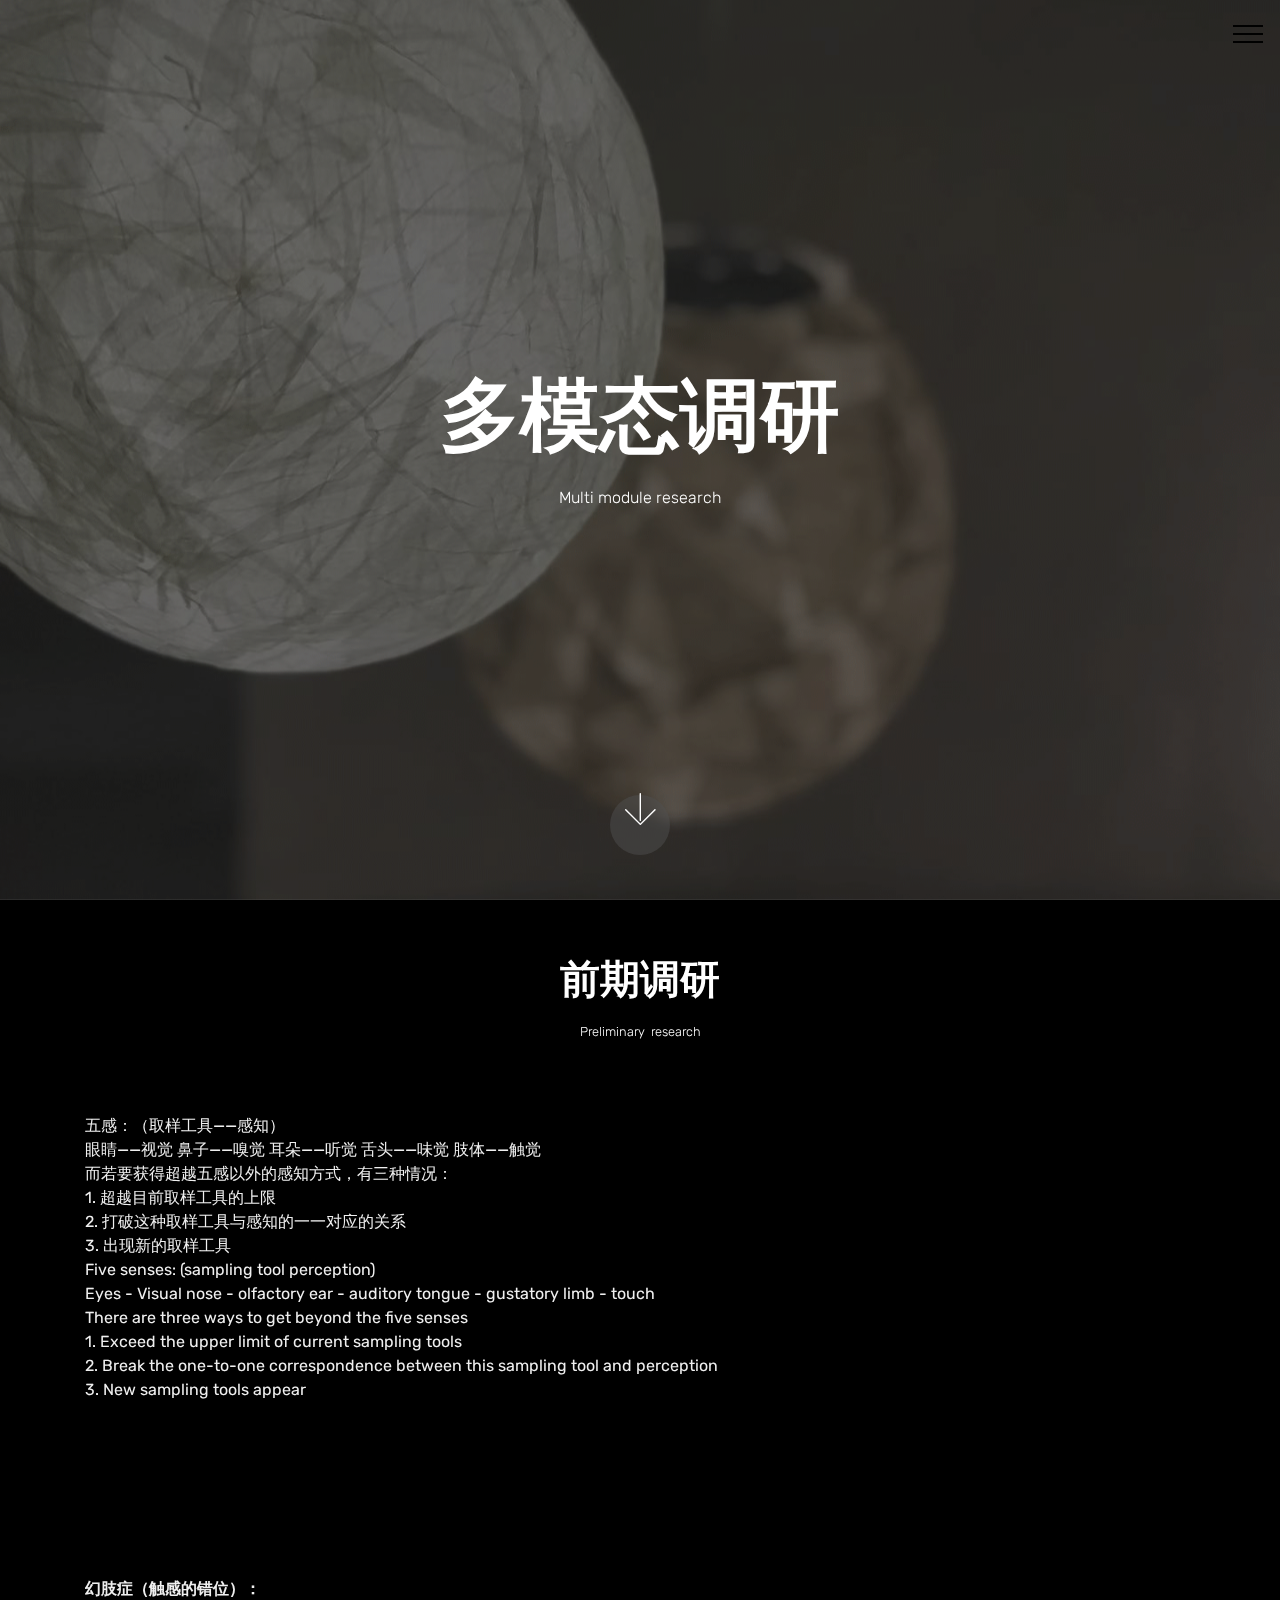
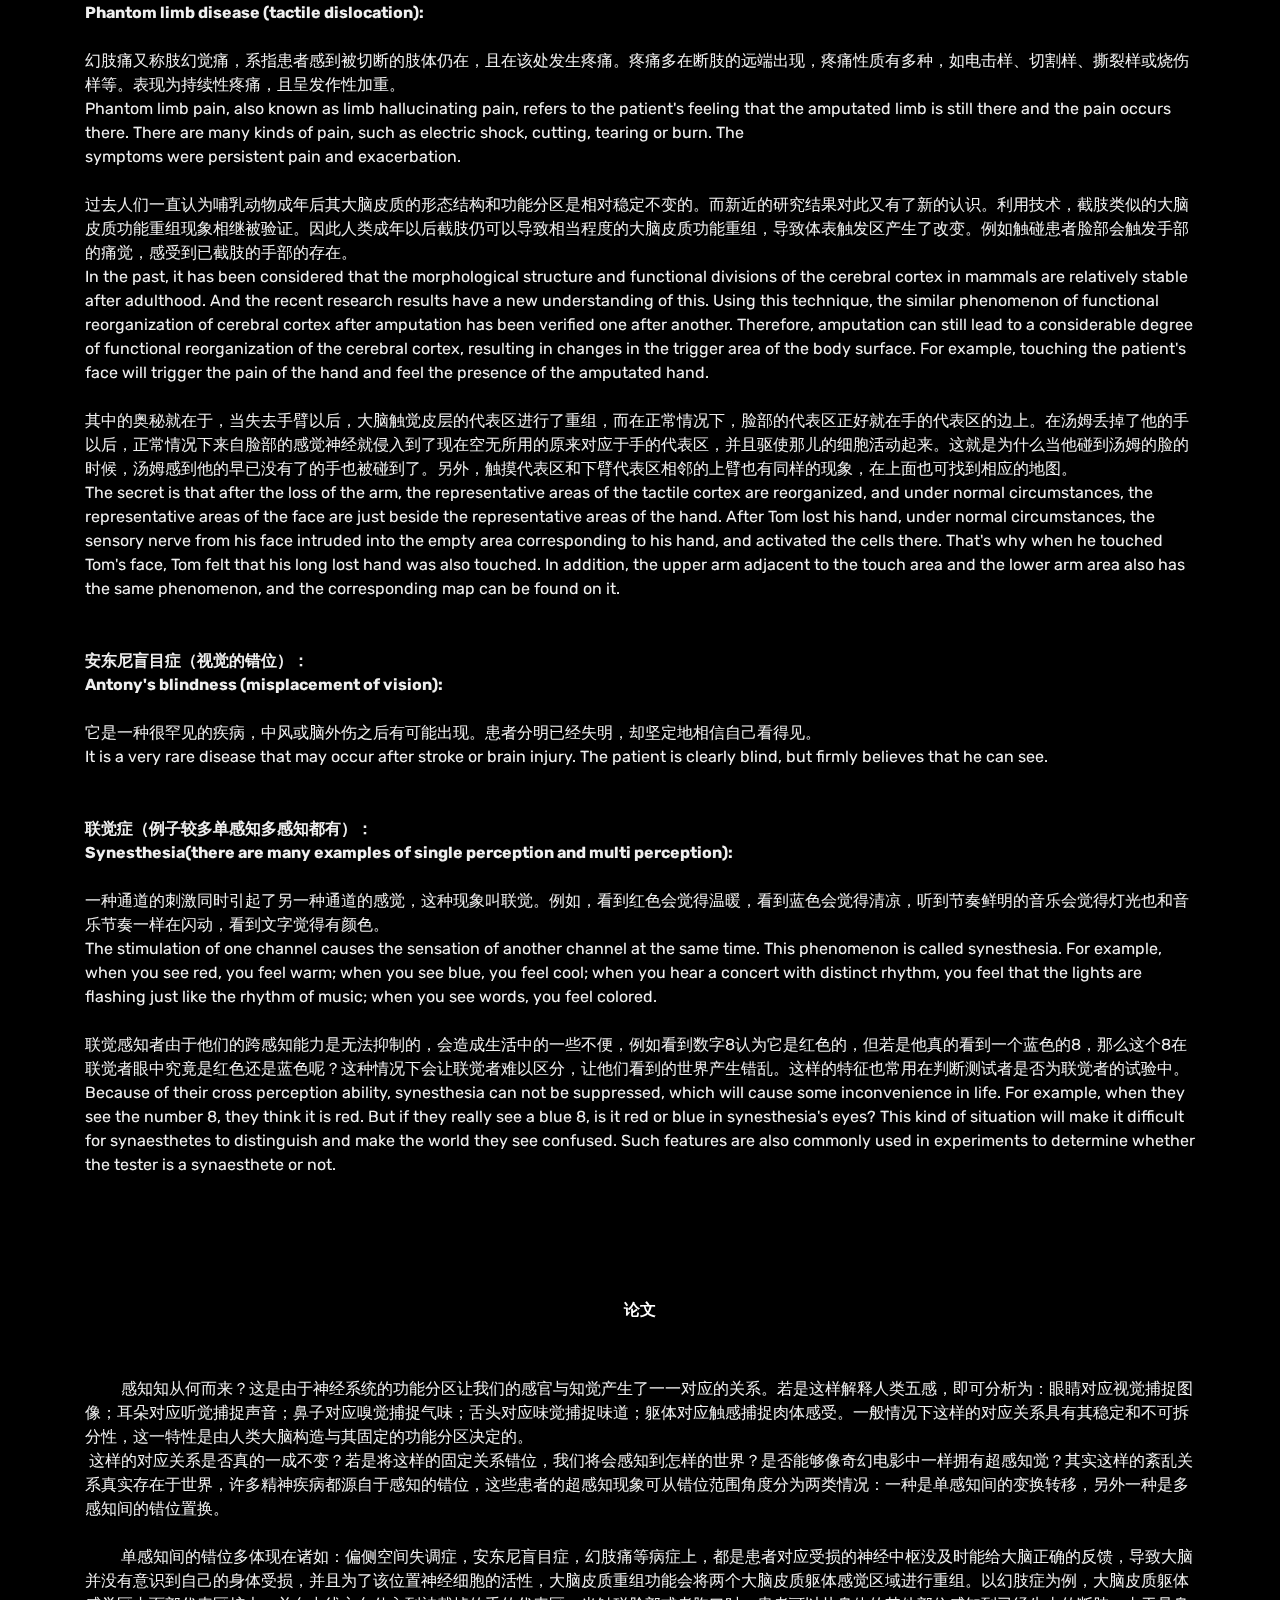
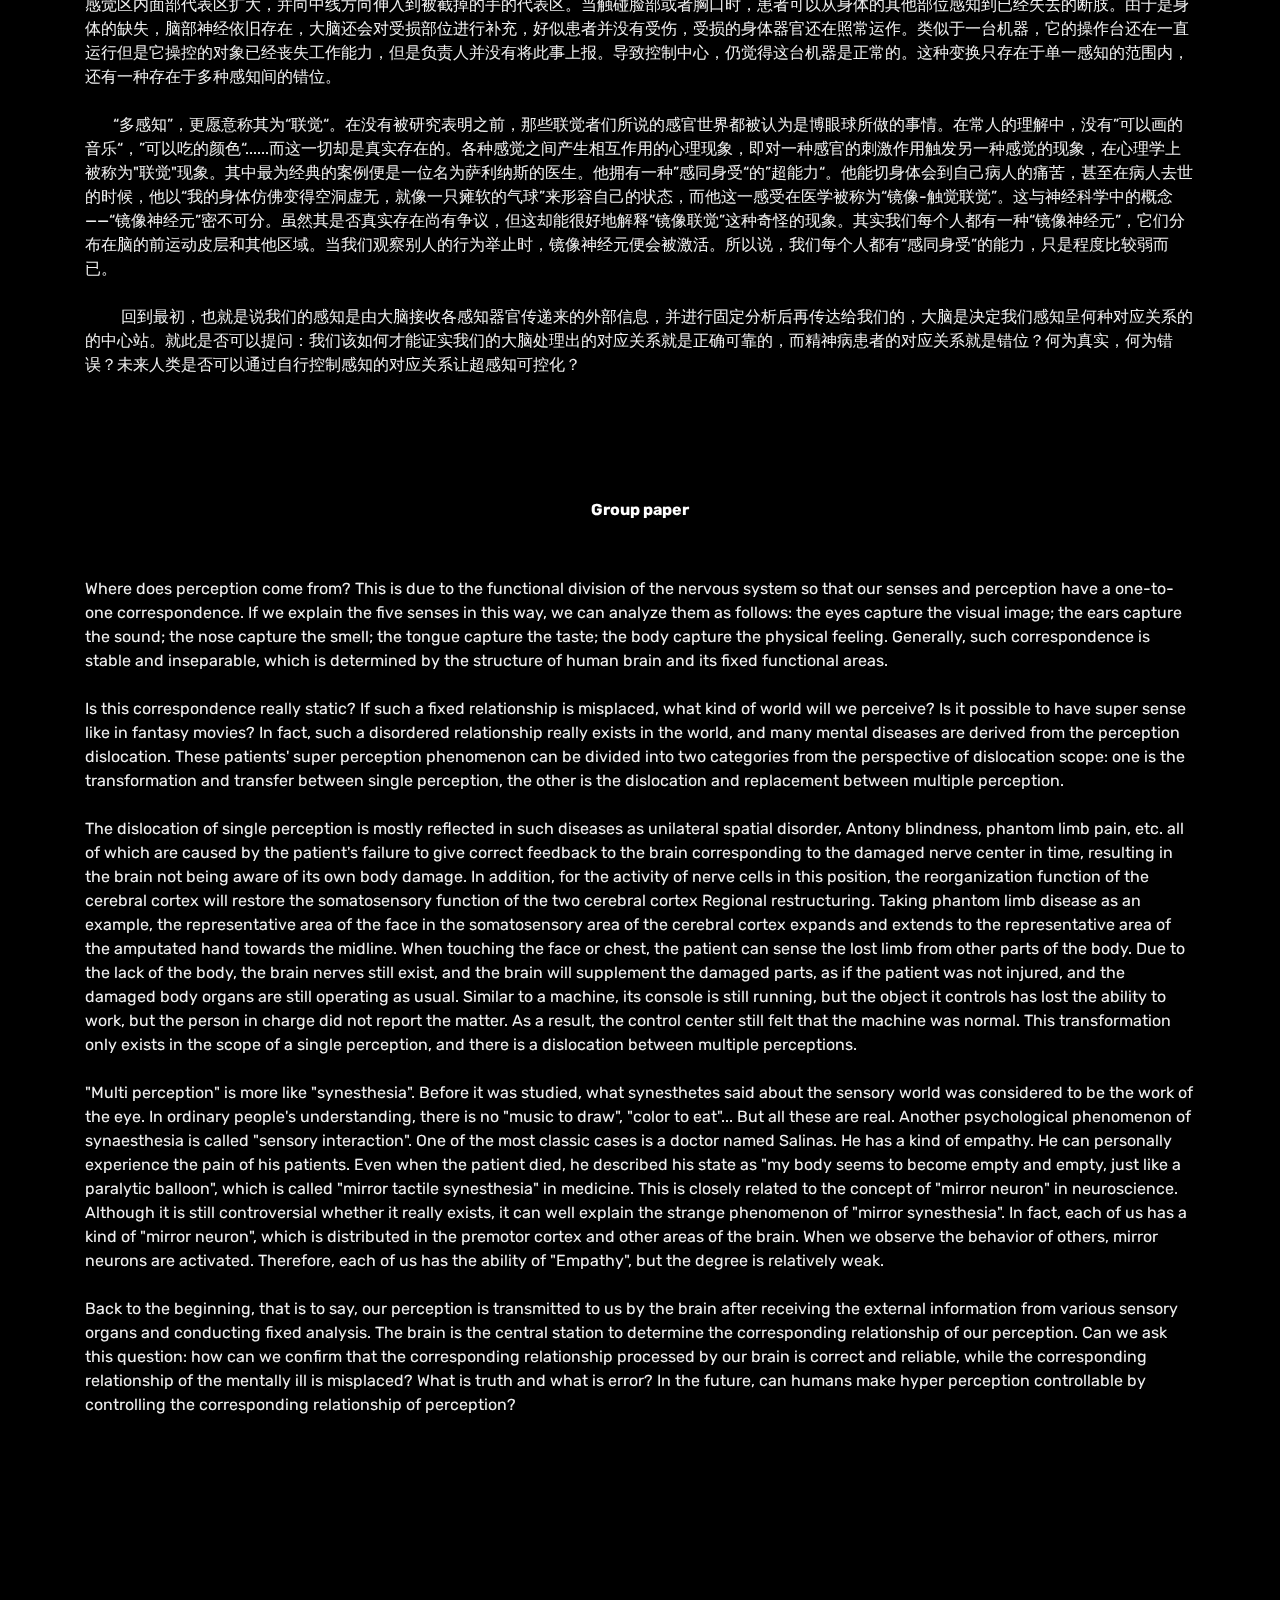
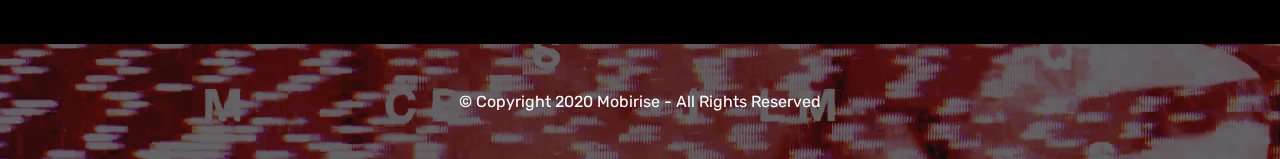
<file: page1.html>
<!DOCTYPE html>
<html  >
<head>
  <!-- Site made with Mobirise Website Builder v4.12.4, https://mobirise.com -->
  <meta charset="UTF-8">
  <meta http-equiv="X-UA-Compatible" content="IE=edge">
  <meta name="generator" content="Mobirise v4.12.4, mobirise.com">
  <meta name="viewport" content="width=device-width, initial-scale=1, minimum-scale=1">
  <link rel="shortcut icon" href="assets/images/logo2.png" type="image/x-icon">
  <meta name="description" content="Website Builder Description">
  
  
  <title>多模块</title>
  <link rel="stylesheet" href="assets/web/assets/mobirise-icons/mobirise-icons.css">
  <link rel="stylesheet" href="assets/bootstrap/css/bootstrap.min.css">
  <link rel="stylesheet" href="assets/bootstrap/css/bootstrap-grid.min.css">
  <link rel="stylesheet" href="assets/bootstrap/css/bootstrap-reboot.min.css">
  <link rel="stylesheet" href="assets/socicon/css/styles.css">
  <link rel="stylesheet" href="assets/tether/tether.min.css">
  <link rel="stylesheet" href="assets/dropdown/css/style.css">
  <link rel="stylesheet" href="assets/theme/css/style.css">
  <link rel="preload" as="style" href="assets/mobirise/css/mbr-additional.css"><link rel="stylesheet" href="assets/mobirise/css/mbr-additional.css" type="text/css">
  
  
  
</head>
<body>
  <section class="menu cid-sksZVRemSc" once="menu" id="menu1-3g">

    

    <nav class="navbar navbar-expand beta-menu navbar-dropdown align-items-center navbar-fixed-top collapsed bg-color transparent">
        <button class="navbar-toggler navbar-toggler-right" type="button" data-toggle="collapse" data-target="#navbarSupportedContent" aria-controls="navbarSupportedContent" aria-expanded="false" aria-label="Toggle navigation">
            <div class="hamburger">
                <span></span>
                <span></span>
                <span></span>
                <span></span>
            </div>
        </button>
        <div class="menu-logo">
            <div class="navbar-brand">
                
                
            </div>
        </div>
        <div class="collapse navbar-collapse" id="navbarSupportedContent">
            <ul class="navbar-nav nav-dropdown nav-right navbar-nav-top-padding" data-app-modern-menu="true"><li class="nav-item">
                    <a class="nav-link link text-white display-4" href="index.html#header2-1"><span class="mbri-home mbr-iconfont mbr-iconfont-btn" style="font-size: 15px;">首页</span>
                        </a>
                </li>
                <li class="nav-item">
                    <a class="nav-link link text-white display-4" href="page4.html#video2-12">视频</a>
                </li><li class="nav-item"><a class="nav-link link text-white display-4" href="page1.html#content4-1h">多模块调研</a></li><li class="nav-item"><a class="nav-link link text-white display-4" href="page2.html#video3-35">互动装置</a></li><li class="nav-item"><a class="nav-link link text-white display-4" href="page3.html#content4-22">个人作业</a></li></ul>
            
        </div>
    </nav>
</section>

<section class="engine"><a href="https://mobirise.info/c">free web builder</a></section><section class="cid-sksYavu8iB mbr-fullscreen mbr-parallax-background" id="header2-3a">

    

    <div class="mbr-overlay" style="opacity: 0.7; background-color: rgb(35, 35, 35);"></div>

    <div class="container align-center">
        <div class="row justify-content-md-center">
            <div class="mbr-white col-md-10">
                <h1 class="mbr-section-title mbr-bold pb-3 mbr-fonts-style display-1">多模态调研<br></h1>
                <h3 class="mbr-section-subtitle align-center mbr-light pb-3 mbr-fonts-style display-7">Multi module research</h3>
                
                
            </div>
        </div>
    </div>
    <div class="mbr-arrow hidden-sm-down" aria-hidden="true">
        <a href="#next">
            <i class="mbri-down mbr-iconfont"></i>
        </a>
    </div>
</section>

<section class="mbr-section content4 cid-sjwVee5vuL" id="content4-1l">

    

    <div class="container">
        <div class="media-container-row">
            <div class="title col-12 col-md-8">
                <h2 class="align-center pb-3 mbr-fonts-style display-5"><strong>前期调研</strong></h2>
                <h3 class="mbr-section-subtitle align-center mbr-light mbr-fonts-style display-4">Preliminary &nbsp;research</h3>
                
            </div>
        </div>
    </div>
</section>

<section class="mbr-section article content9 cid-skxvUTVoaE" id="content9-3h">
    
     

    <div class="container">
        <div class="inner-container" style="width: 100%;">
            <hr class="line" style="width: 25%;">
            <div class="section-text align-center mbr-fonts-style display-7"><div><span style="font-size: 1rem;">五感：（取样工具——感知）</span><br></div><div>眼睛——视觉 鼻子——嗅觉 耳朵——听觉 舌头——味觉 肢体——触觉
</div><div>而若要获得超越五感以外的感知方式，有三种情况：
</div><div>1. 超越目前取样工具的上限
</div><div>2. 打破这种取样工具与感知的一一对应的关系
</div><div>3. 出现新的取样工具
</div><div>Five senses: (sampling tool perception)
</div><div>Eyes - Visual nose - olfactory ear - auditory tongue - gustatory limb - touch
</div><div>There are three ways to get beyond the five senses
</div><div>1. Exceed the upper limit of current sampling tools
</div><div>2. Break the one-to-one correspondence between this sampling tool and perception
</div><div>3. New sampling tools appear</div></div>
            <hr class="line" style="width: 25%;">
        </div>
        </div>
</section>

<section class="mbr-section article content9 cid-skxwXDIy7k" id="content9-3i">
    
     

    <div class="container">
        <div class="inner-container" style="width: 100%;">
            <hr class="line" style="width: 25%;">
            <div class="section-text align-center mbr-fonts-style display-7"><strong>幻肢症（触感的错位）： 
</strong><div><strong>Phantom limb disease (tactile dislocation):</strong></div><div><strong>
</strong></div><div><br></div><div>幻肢痛又称肢幻觉痛，系指患者感到被切断的肢体仍在，且在该处发生疼痛。疼痛多在断肢的远端出现，疼痛性质有多种，如电击样、切割样、撕裂样或烧伤样等。表现为持续性疼痛，且呈发作性加重。
</div><div>Phantom limb pain, also known as limb hallucinating pain, refers to the patient's feeling that the amputated limb is still there and the pain occurs there. There are many kinds of pain, such as electric shock, cutting, tearing or burn. The
</div><div>symptoms were persistent pain and exacerbation.  
</div><div>
</div><div><br></div><div>过去人们一直认为哺乳动物成年后其大脑皮质的形态结构和功能分区是相对稳定不变的。而新近的研究结果对此又有了新的认识。利用技术，截肢类似的大脑皮质功能重组现象相继被验证。因此人类成年以后截肢仍可以导致相当程度的大脑皮质功能重组，导致体表触发区产生了改变。例如触碰患者脸部会触发手部的痛觉，感受到已截肢的手部的存在。 
</div><div>In the past, it has been considered that the morphological structure and functional divisions of the cerebral cortex in mammals are relatively stable after adulthood. And the recent research results have a new understanding of this. Using this technique, the similar phenomenon of functional reorganization of cerebral cortex after amputation has been verified one after another. Therefore, amputation can still lead to a considerable degree of functional reorganization of the cerebral cortex, resulting in changes in the trigger area of the body surface. For example, touching the patient's face will trigger the pain of the hand and feel the presence of the amputated hand.
</div><div>
</div><div><br></div><div>其中的奥秘就在于，当失去手臂以后，大脑触觉皮层的代表区进行了重组，而在正常情况下，脸部的代表区正好就在手的代表区的边上。在汤姆丢掉了他的手以后，正常情况下来自脸部的感觉神经就侵入到了现在空无所用的原来对应于手的代表区，并且驱使那儿的细胞活动起来。这就是为什么当他碰到汤姆的脸的时候，汤姆感到他的早已没有了的手也被碰到了。另外，触摸代表区和下臂代表区相邻的上臂也有同样的现象，在上面也可找到相应的地图。
</div><div>The secret is that after the loss of the arm, the representative areas of the tactile cortex are reorganized, and under normal circumstances, the representative areas of the face are just beside the representative areas of the hand. After Tom lost his hand, under normal circumstances, the sensory nerve from his face intruded into the empty area corresponding to his hand, and activated the cells there. That's why when he touched Tom's face, Tom felt that his long lost hand was also touched. In addition, the upper arm adjacent to the touch area and the lower arm area also has the same phenomenon, and the corresponding map can be found on it.
</div><div>
</div><div>
</div><div>
</div><div><strong><br></strong></div><br><div><strong>安东尼盲目症（视觉的错位）：
</strong></div><div><strong>Antony's blindness (misplacement of vision):</strong></div><div>&nbsp;
</div><div>它是一种很罕见的疾病，中风或脑外伤之后有可能出现。患者分明已经失明，却坚定地相信自己看得见。
</div><div>It is a very rare disease that may occur after stroke or brain injury. The patient is clearly blind, but firmly believes that he can see.
</div><div>
</div><div>
</div><div>
</div><div><br></div><br><div><strong>联觉症（例子较多单感知多感知都有）：
</strong></div><div><strong>Synesthesia(there are many examples of single perception and multi perception):</strong></div><div>&nbsp;
</div><div>一种通道的刺激同时引起了另一种通道的感觉，这种现象叫联觉。例如，看到红色会觉得温暖，看到蓝色会觉得清凉，听到节奏鲜明的音乐会觉得灯光也和音乐节奏一样在闪动，看到文字觉得有颜色。
</div><div>The stimulation of one channel causes the sensation of another channel at the same time. This phenomenon is called synesthesia. For example, when you see red, you feel warm; when you see blue, you feel cool; when you hear a concert with distinct rhythm, you feel that the lights are flashing just like the rhythm of music; when you see words, you feel colored.        
</div><div>
</div><div><br></div><div>联觉感知者由于他们的跨感知能力是无法抑制的，会造成生活中的一些不便，例如看到数字8认为它是红色的，但若是他真的看到一个蓝色的8，那么这个8在联觉者眼中究竟是红色还是蓝色呢？这种情况下会让联觉者难以区分，让他们看到的世界产生错乱。这样的特征也常用在判断测试者是否为联觉者的试验中。
</div><div>Because of their cross perception ability, synesthesia can not be suppressed, which will cause some inconvenience in life. For example, when they see the number 8, they think it is red. But if they really see a blue 8, is it red or blue in synesthesia's eyes? This kind of situation will make it difficult for synaesthetes to distinguish and make the world they see confused. Such features are also commonly used in experiments to determine whether the tester is a synaesthete or not.&nbsp;</div></div>
            <hr class="line" style="width: 25%;">
        </div>
        </div>
</section>

<section class="mbr-section content4 cid-skxxNaAVmt" id="content4-3k">

    

    <div class="container">
        <div class="media-container-row">
            <div class="title col-12 col-md-8">
                <h2 class="align-center pb-3 mbr-fonts-style display-7"><strong>论文</strong></h2>
                
                
            </div>
        </div>
    </div>
</section>

<section class="mbr-section article content9 cid-skxxrpt0fD" id="content9-3j">
    
     

    <div class="container">
        <div class="inner-container" style="width: 100%;">
            <hr class="line" style="width: 25%;">
            <div class="section-text align-center mbr-fonts-style display-7">&nbsp; &nbsp; &nbsp; &nbsp; &nbsp;感知知从何而来？这是由于神经系统的功能分区让我们的感官与知觉产生了一一对应的关系。若是这样解释人类五感，即可分析为：眼睛对应视觉捕捉图像；耳朵对应听觉捕捉声音；鼻子对应嗅觉捕捉气味；舌头对应味觉捕捉味道；躯体对应触感捕捉肉体感受。一般情况下这样的对应关系具有其稳定和不可拆分性，这一特性是由人类大脑构造与其固定的功能分区决定的。
<div>&nbsp;这样的对应关系是否真的一成不变？若是将这样的固定关系错位，我们将会感知到怎样的世界？是否能够像奇幻电影中一样拥有超感知觉？其实这样的紊乱关系真实存在于世界，许多精神疾病都源自于感知的错位，这些患者的超感知现象可从错位范围角度分为两类情况：一种是单感知间的变换转移，另外一种是多感知间的错位置换。
</div><div>
</div><div>&nbsp; &nbsp; &nbsp; &nbsp;</div><div>&nbsp; &nbsp; &nbsp; &nbsp; &nbsp;单感知间的错位多体现在诸如：偏侧空间失调症，安东尼盲目症，幻肢痛等病症上，都是患者对应受损的神经中枢没及时能给大脑正确的反馈，导致大脑并没有意识到自己的身体受损，并且为了该位置神经细胞的活性，大脑皮质重组功能会将两个大脑皮质躯体感觉区域进行重组。以幻肢症为例，大脑皮质躯体感觉区内面部代表区扩大，并向中线方向伸入到被截掉的手的代表区。当触碰脸部或者胸口时，患者可以从身体的其他部位感知到已经失去的断肢。由于是身体的缺失，脑部神经依旧存在，大脑还会对受损部位进行补充，好似患者并没有受伤，受损的身体器官还在照常运作。类似于一台机器，它的操作台还在一直运行但是它操控的对象已经丧失工作能力，但是负责人并没有将此事上报。导致控制中心，仍觉得这台机器是正常的。这种变换只存在于单一感知的范围内，还有一种存在于多种感知间的错位。
</div><div>&nbsp;
</div><div>&nbsp; &nbsp; &nbsp; &nbsp;“多感知”，更愿意称其为“联觉“。在没有被研究表明之前，那些联觉者们所说的感官世界都被认为是博眼球所做的事情。在常人的理解中，没有”可以画的音乐“，”可以吃的颜色“......而这一切却是真实存在的。各种感觉之间产生相互作用的心理现象，即对一种感官的刺激作用触发另一种感觉的现象，在心理学上被称为"联觉"现象。其中最为经典的案例便是一位名为萨利纳斯的医生。他拥有一种”感同身受“的”超能力“。他能切身体会到自己病人的痛苦，甚至在病人去世的时候，他以“我的身体仿佛变得空洞虚无，就像一只瘫软的气球”来形容自己的状态，而他这一感受在医学被称为“镜像-触觉联觉”。这与神经科学中的概念——“镜像神经元”密不可分。虽然其是否真实存在尚有争议，但这却能很好地解释“镜像联觉”这种奇怪的现象。其实我们每个人都有一种“镜像神经元”，它们分布在脑的前运动皮层和其他区域。当我们观察别人的行为举止时，镜像神经元便会被激活。所以说，我们每个人都有“感同身受”的能力，只是程度比较弱而已。
</div><div>
</div><div>&nbsp; &nbsp; &nbsp; </div><div>&nbsp; &nbsp; &nbsp; &nbsp; &nbsp;回到最初，也就是说我们的感知是由大脑接收各感知器官传递来的外部信息，并进行固定分析后再传达给我们的，大脑是决定我们感知呈何种对应关系的的中心站。就此是否可以提问：我们该如何才能证实我们的大脑处理出的对应关系就是正确可靠的，而精神病患者的对应关系就是错位？何为真实，何为错误？未来人类是否可以通过自行控制感知的对应关系让超感知可控化？</div></div>
            <hr class="line" style="width: 25%;">
        </div>
        </div>
</section>

<section class="mbr-section content4 cid-skxy39oz82" id="content4-3m">

    

    <div class="container">
        <div class="media-container-row">
            <div class="title col-12 col-md-8">
                <h2 class="align-center pb-3 mbr-fonts-style display-7"><strong>Group paper</strong></h2>
                
                
            </div>
        </div>
    </div>
</section>

<section class="mbr-section article content9 cid-skxy1TcaN6" id="content9-3l">
    
     

    <div class="container">
        <div class="inner-container" style="width: 100%;">
            <hr class="line" style="width: 25%;">
            <div class="section-text align-center mbr-fonts-style display-7">Where does perception come from? This is due to the functional division of the nervous system so that our senses and perception have a one-to-one correspondence. If we explain the five senses in this way, we can analyze them as follows: the eyes capture the visual image; the ears capture the sound; the nose capture the smell; the tongue capture the taste; the body capture the physical feeling. Generally, such correspondence is stable and inseparable, which is determined by&nbsp;<span style="font-size: 1rem;">the structure of human brain and its fixed functional areas.</span><div>
</div><div><span style="font-size: 1rem;"><br></span></div><div><span style="font-size: 1rem;">Is this correspondence really static? If such a fixed relationship is misplaced, what kind of world will we perceive? Is it possible to have super sense like in fantasy movies? In fact, such a disordered relationship really exists in the world, and many mental diseases are derived from the perception dislocation. These patients' super perception phenomenon can be divided into two categories from the perspective of dislocation scope: one is the transformation and transfer between single perception, the other is the dislocation and replacement between multiple perception.</span><br></div><div>
</div><div><br></div><div>The dislocation of single perception is mostly reflected in such diseases as unilateral spatial disorder, Antony blindness, phantom limb pain, etc. all of which are caused by the patient's failure to give correct feedback to the brain corresponding to the damaged nerve center in time, resulting in the brain not being aware of its own body damage. In addition, for the activity of nerve cells in this position, the reorganization function of the cerebral cortex will restore the somatosensory function of the two cerebral cortex Regional restructuring. Taking phantom limb disease as an example, the representative area of the face in the somatosensory area of the cerebral cortex expands and extends to the representative area of the amputated hand towards the midline. When touching the face or chest, the patient can sense the lost limb from other parts of the body. Due to the lack of the body, the brain nerves still exist, and the brain will supplement the damaged parts, as if the patient was not injured, and the damaged body organs are still operating as usual. Similar to a machine, its console is still running, but the object it controls has lost the ability to work, but the person in charge did not report the matter. As a result, the control center still felt that the machine was normal. This transformation only exists in the scope of a single perception, and there is a dislocation between multiple perceptions.
</div><div>
</div><div><br></div><div>"Multi perception" is more like "synesthesia". Before it was studied, what synesthetes said about the sensory world was considered to be the work of the eye. In ordinary people's understanding, there is no "music to draw", "color to eat"... But all these are real. Another psychological phenomenon of synaesthesia is called "sensory interaction". One of the most classic cases is a doctor named Salinas. He has a kind of empathy. He can personally experience the pain of his patients. Even when the patient died, he described his state as "my body seems to become empty and empty, just like a paralytic balloon", which is called "mirror tactile synesthesia" in medicine. This is closely related to the concept of "mirror neuron" in neuroscience. Although it is still controversial whether it really exists, it can well explain the strange phenomenon of "mirror synesthesia". In fact, each of us has a kind of "mirror neuron", which is distributed in the premotor cortex and other areas of the brain. When we observe the behavior of others, mirror neurons are activated. Therefore, each of us has the ability of "Empathy", but the degree is relatively weak.
</div><div>
</div><div><br></div><div>Back to the beginning, that is to say, our perception is transmitted to us by the brain after receiving the external information from various sensory organs and conducting fixed analysis. The brain is the central station to determine the corresponding relationship of our perception. Can we ask this question: how can we confirm that the corresponding relationship processed by our brain is correct and reliable, while the corresponding relationship of the mentally ill is misplaced? What is truth and what is error? In the future, can humans make hyper perception controllable by controlling the corresponding relationship of perception?</div><br><br><div><br></div></div>
            <hr class="line" style="width: 25%;">
        </div>
        </div>
</section>

<section once="footers" class="cid-sjBr5UfmIT" id="footer7-2e">

    

    <div class="mbr-overlay" style="opacity: 0.3; background-color: rgb(35, 35, 35);"></div>

    <div class="container">
        <div class="media-container-row align-center mbr-white">
            
            
            <div class="row row-copirayt">
                <p class="mbr-text mb-0 mbr-fonts-style mbr-white align-center display-7">
                    © Copyright 2020 Mobirise - All Rights Reserved
                </p>
            </div>
        </div>
    </div>
</section>


  <script src="assets/web/assets/jquery/jquery.min.js"></script>
  <script src="assets/popper/popper.min.js"></script>
  <script src="assets/bootstrap/js/bootstrap.min.js"></script>
  <script src="assets/tether/tether.min.js"></script>
  <script src="assets/dropdown/js/nav-dropdown.js"></script>
  <script src="assets/dropdown/js/navbar-dropdown.js"></script>
  <script src="assets/touchswipe/jquery.touch-swipe.min.js"></script>
  <script src="assets/parallax/jarallax.min.js"></script>
  <script src="assets/smoothscroll/smooth-scroll.js"></script>
  <script src="assets/theme/js/script.js"></script>
  
  
</body>
</html>
</file>
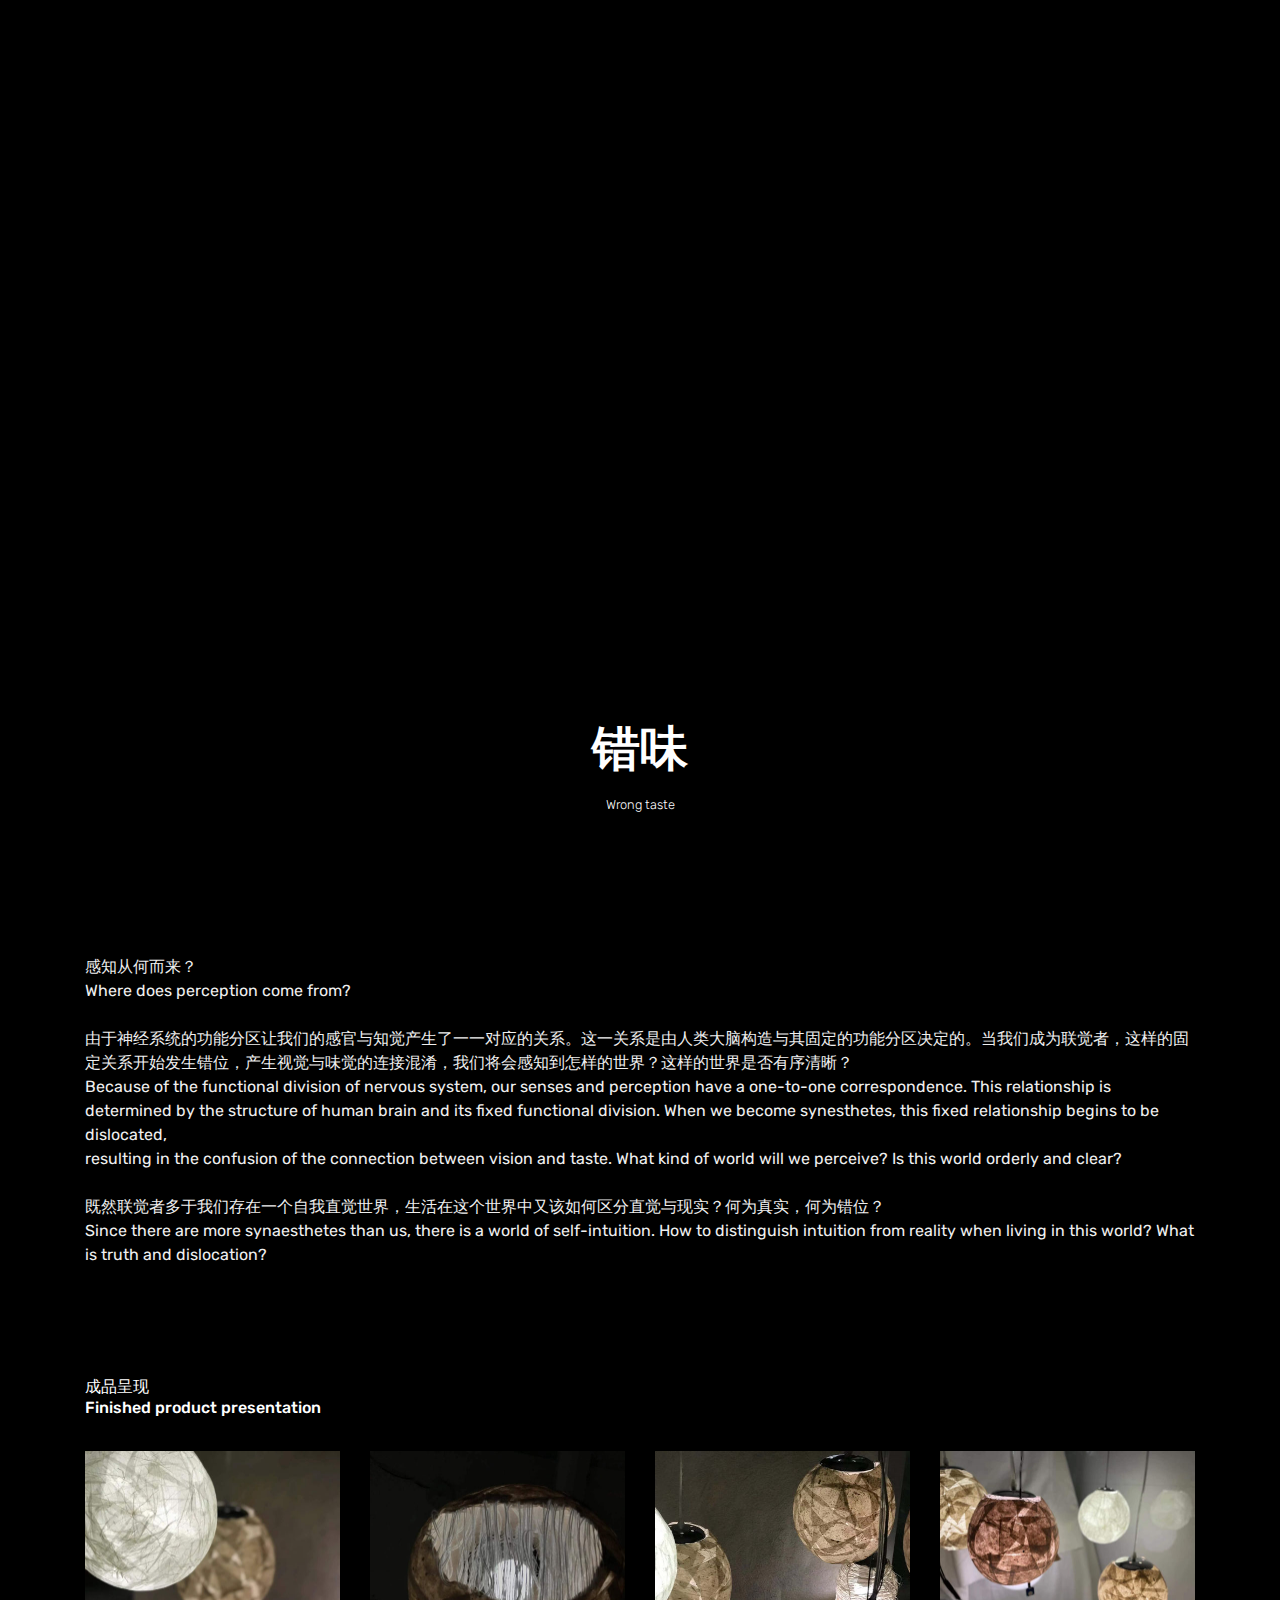
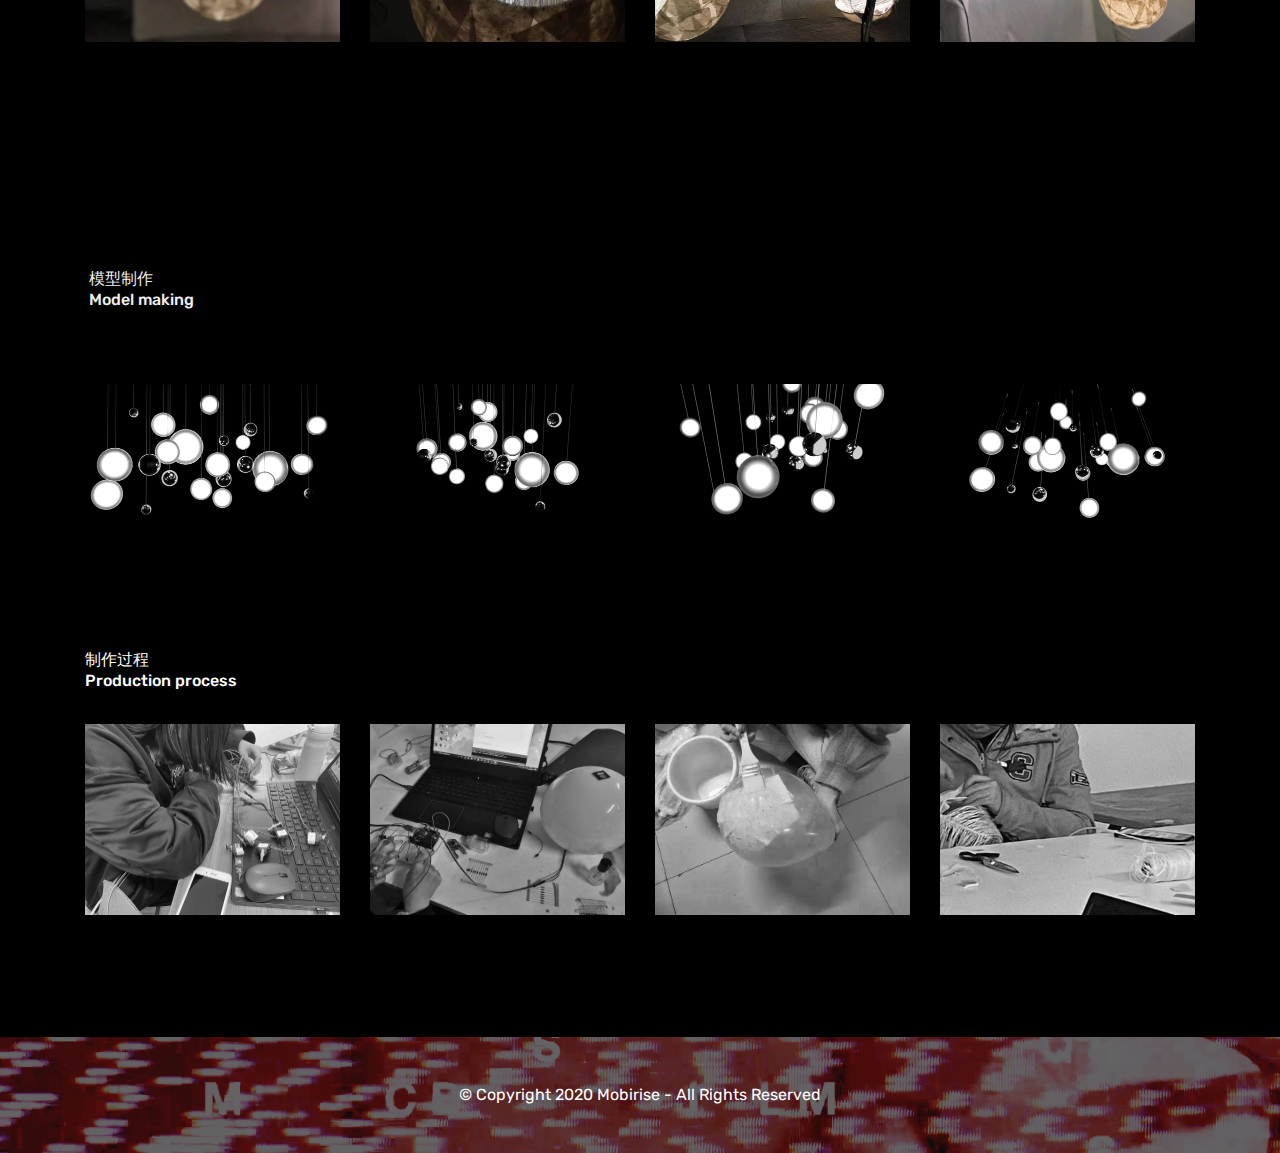
<file: page2.html>
<!DOCTYPE html>
<html  >
<head>
  <!-- Site made with Mobirise Website Builder v4.12.4, https://mobirise.com -->
  <meta charset="UTF-8">
  <meta http-equiv="X-UA-Compatible" content="IE=edge">
  <meta name="generator" content="Mobirise v4.12.4, mobirise.com">
  <meta name="viewport" content="width=device-width, initial-scale=1, minimum-scale=1">
  <link rel="shortcut icon" href="assets/images/logo2.png" type="image/x-icon">
  <meta name="description" content="Website Builder Description">
  
  
  <title>互动装置</title>
  <link rel="stylesheet" href="assets/web/assets/mobirise-icons/mobirise-icons.css">
  <link rel="stylesheet" href="assets/bootstrap/css/bootstrap.min.css">
  <link rel="stylesheet" href="assets/bootstrap/css/bootstrap-grid.min.css">
  <link rel="stylesheet" href="assets/bootstrap/css/bootstrap-reboot.min.css">
  <link rel="stylesheet" href="assets/tether/tether.min.css">
  <link rel="stylesheet" href="assets/dropdown/css/style.css">
  <link rel="stylesheet" href="assets/socicon/css/styles.css">
  <link rel="stylesheet" href="assets/theme/css/style.css">
  <link rel="preload" as="style" href="assets/mobirise/css/mbr-additional.css"><link rel="stylesheet" href="assets/mobirise/css/mbr-additional.css" type="text/css">
  
  
  
</head>
<body>
  <section class="menu cid-sksZSnLvVJ" once="menu" id="menu1-3e">

    

    <nav class="navbar navbar-expand beta-menu navbar-dropdown align-items-center navbar-fixed-top collapsed bg-color transparent">
        <button class="navbar-toggler navbar-toggler-right" type="button" data-toggle="collapse" data-target="#navbarSupportedContent" aria-controls="navbarSupportedContent" aria-expanded="false" aria-label="Toggle navigation">
            <div class="hamburger">
                <span></span>
                <span></span>
                <span></span>
                <span></span>
            </div>
        </button>
        <div class="menu-logo">
            <div class="navbar-brand">
                
                <span class="navbar-caption-wrap"><a class="navbar-caption text-white display-4" href="index.html#top"></a></span>
            </div>
        </div>
        <div class="collapse navbar-collapse" id="navbarSupportedContent">
            <ul class="navbar-nav nav-dropdown nav-right" data-app-modern-menu="true"><li class="nav-item">
                    <a class="nav-link link text-white display-4" href="index.html#header2-1"><span class="mbri-home mbr-iconfont mbr-iconfont-btn" style="font-size: 15px;">首页</span>
                        </a>
                </li>
                <li class="nav-item">
                    <a class="nav-link link text-white display-4" href="page4.html#video2-12">视频</a>
                </li><li class="nav-item"><a class="nav-link link text-white display-4" href="page1.html#content4-1h">多模块调研</a></li><li class="nav-item"><a class="nav-link link text-white display-4" href="page2.html#video3-35">互动装置</a></li><li class="nav-item"><a class="nav-link link text-white display-4" href="page3.html#content4-22">个人作业</a></li></ul>
            
        </div>
    </nav>
</section>

<section class="engine"><a href="https://mobirise.info/s">bootstrap themes</a></section><section class="cid-sksLDLCSoE" id="video3-35">

    
    
    <figure class="mbr-figure align-center container">
        <div class="video-block" style="width: 80%;">
            <div><iframe class="mbr-embedded-video" src="https://xbeibeix.com/api/bilibili/biliplayer/?url=BV1H5411H7JA&amp;loop=0&amp;autoplay=0" width="1280" height="720" frameborder="0" allowfullscreen></iframe></div>
        </div>
    </figure>
</section>

<section class="mbr-section content4 cid-sivBGvt832" id="content4-y">

    

    <div class="container">
        <div class="media-container-row">
            <div class="title col-12 col-md-8">
                <h2 class="align-center pb-3 mbr-fonts-style display-2"><strong>错味</strong></h2>
                <h3 class="mbr-section-subtitle align-center mbr-light mbr-fonts-style display-4">Wrong taste</h3>
                
            </div>
        </div>
    </div>
</section>

<section class="mbr-section article content9 cid-sk5XOqZbCb" id="content9-2g">
    
     

    <div class="container">
        <div class="inner-container" style="width: 100%;">
            <hr class="line" style="width: 25%;">
            <div class="section-text align-center mbr-fonts-style display-7"><br>感知从何而来？<br><div>Where does perception come from?</div><br><div>由于神经系统的功能分区让我们的感官与知觉产生了一一对应的关系。这一关系是由人类大脑构造与其固定的功能分区决定的。当我们成为联觉者，这样的固定关系开始发生错位，产生视觉与味觉的连接混淆，我们将会感知到怎样的世界？这样的世界是否有序清晰？</div><div>Because of the functional division of nervous system, our senses and perception have a one-to-one correspondence. This relationship is determined by the structure of human brain and its fixed functional division. When we become synesthetes, this fixed relationship begins to be dislocated, </div><div>resulting in the confusion of the connection between vision and taste. What kind of world will we perceive? Is this world orderly and clear?</div><div><br></div><div>既然联觉者多于我们存在一个自我直觉世界，生活在这个世界中又该如何区分直觉与现实？何为真实，何为错位？</div><div>Since there are more synaesthetes than us, there is a world of self-intuition. How to distinguish intuition from reality when living in this world? What is truth and dislocation?</div></div>
            <hr class="line" style="width: 25%;">
        </div>
        </div>
</section>

<section class="mbr-gallery gallery5 cid-sksSsGT38H" id="gallery5-37">

    

    

    <div class="container">
        
        <h4 class="mbr-section-subtitle align-center pb-4 mbr-fonts-style display-7">成品呈现<br>Finished product presentation</h4>
        <div class="row mbr-gallery" data-toggle="modal" data-target="#slTS5wHd3P">
            <div class="col-sm-6 col-md-4 col-lg-3 item gallery-image">
                <div class="item-wrapper">
                    <img class="w-100" src="assets/images/346416620081879013-510x383.jpg" alt="" data-slide-to="0" title="" data-target="#slTS5wHpka">
                </div>
            </div>
            
            <div class="col-sm-6 col-md-4 col-lg-3 item gallery-image">
                <div class="item-wrapper">
                    <img class="w-100" src="assets/images/697686303922852386-510x383.jpg" alt="" data-slide-to="1" title="" data-target="#slTS5wHpka">
                </div>
            </div>
            <div class="col-sm-6 col-md-4 col-lg-3 item gallery-image">
                <div class="item-wrapper">
                    <img class="w-100" src="assets/images/116828235261315428-510x354.jpg" alt="" data-slide-to="2" title="" data-target="#slTS5wHpka">
                </div>
            </div><div class="col-sm-6 col-md-4 col-lg-3 item gallery-image">
                <div class="item-wrapper">
                    <img class="w-100" src="assets/images/530869329548209563-510x383.jpg" alt="" data-slide-to="3" title="" data-target="#slTS5wHpka">
                </div>
            </div>
        </div>

        <div class="modal mbr-slider fade" tabindex="-1" role="dialog" aria-hidden="true" id="slTS5wHd3P">
            <div class="modal-dialog" role="document">
                <div class="modal-content">
                    <div class="modal-body">
                        <div class="carousel slide" data-ride="carousel" id="slTS5wHpka">
                            <div class="carousel-inner">
                                <div class="carousel-item active">
                                    <img class="d-block w-100" src="assets/images/346416620081879013-510x383.jpg" alt="">
                                </div>
                                
                                <div class="carousel-item">
                                    <img class="d-block w-100" src="assets/images/697686303922852386-510x383.jpg" alt="">
                                </div>
                                <div class="carousel-item">
                                    <img class="d-block w-100" src="assets/images/116828235261315428-510x354.jpg" alt="">
                                </div><div class="carousel-item">
                                    <img class="d-block w-100" src="assets/images/530869329548209563-510x383.jpg" alt="">
                                </div>
                            </div>
                            <ol class="carousel-indicators">
                                <li data-slide-to="0" class="active" data-target="#slTS5wHpka"></li>
                                <li data-slide-to="1" data-target="#slTS5wHpka"></li>
                                <li data-slide-to="2" data-target="#slTS5wHpka"></li>
                                <li data-slide-to="3" data-target="#slTS5wHpka"></li>
                            </ol>
                            <a role="button" href="" class="close" data-dismiss="modal" aria-label="Close">
                            </a>
                            <a class="carousel-control-prev carousel-control" role="button" data-slide="prev" href="#slTS5wHpka">
                                <span class="mbri-left mbr-iconfont" aria-hidden="true"></span>
                                <span class="sr-only">Zurück</span>
                            </a>
                            <a class="carousel-control-next carousel-control" role="button" data-slide="next" href="#slTS5wHpka">
                                <span class="mbri-right mbr-iconfont" aria-hidden="true"></span>
                                <span class="sr-only">Weiter</span>
                            </a>
                        </div>
                    </div>
                </div>
            </div>
        </div>
    </div>
</section>

<section class="mbr-gallery gallery5 cid-sk6mDRULpH" id="gallery5-2w">

    

    

    <div class="container">
        
        <h4 class="mbr-section-subtitle align-center pb-4 mbr-fonts-style display-7">&nbsp;模型制作<br>&nbsp;Model making<br><br><br></h4>
        <div class="row mbr-gallery" data-toggle="modal" data-target="#slTS5wIH2q">
            <div class="col-sm-6 col-md-4 col-lg-3 item gallery-image">
                <div class="item-wrapper">
                    <img class="w-100" src="assets/images/210989013538464420-510x287.png" alt="" data-slide-to="0" title="" data-target="#slTS5wJdM9">
                </div>
            </div>
            <div class="col-sm-6 col-md-4 col-lg-3 item gallery-image">
                <div class="item-wrapper">
                    <img class="w-100" src="assets/images/417495322863395442-510x287.png" alt="" data-slide-to="1" title="" data-target="#slTS5wJdM9">
                </div>
            </div>
            
            <div class="col-sm-6 col-md-4 col-lg-3 item gallery-image">
                <div class="item-wrapper">
                    <img class="w-100" src="assets/images/337542449240893369-510x287.png" alt="" data-slide-to="2" title="" data-target="#slTS5wJdM9">
                </div>
            </div><div class="col-sm-6 col-md-4 col-lg-3 item gallery-image">
                <div class="item-wrapper">
                    <img class="w-100" src="assets/images/20865779945010181-510x287.png" alt="" data-slide-to="3" title="" data-target="#slTS5wJdM9">
                </div>
            </div>
        </div>

        <div class="modal mbr-slider fade" tabindex="-1" role="dialog" aria-hidden="true" id="slTS5wIH2q">
            <div class="modal-dialog" role="document">
                <div class="modal-content">
                    <div class="modal-body">
                        <div class="carousel slide" data-ride="carousel" id="slTS5wJdM9">
                            <div class="carousel-inner">
                                <div class="carousel-item active">
                                    <img class="d-block w-100" src="assets/images/210989013538464420-510x287.png" alt="">
                                </div>
                                <div class="carousel-item">
                                    <img class="d-block w-100" src="assets/images/417495322863395442-510x287.png" alt="">
                                </div>
                                
                                <div class="carousel-item">
                                    <img class="d-block w-100" src="assets/images/337542449240893369-510x287.png" alt="">
                                </div><div class="carousel-item">
                                    <img class="d-block w-100" src="assets/images/20865779945010181-510x287.png" alt="">
                                </div>
                            </div>
                            <ol class="carousel-indicators">
                                <li data-slide-to="0" class="active" data-target="#slTS5wJdM9"></li>
                                <li data-slide-to="1" data-target="#slTS5wJdM9"></li>
                                <li data-slide-to="2" data-target="#slTS5wJdM9"></li>
                                <li data-slide-to="3" data-target="#slTS5wJdM9"></li>
                            </ol>
                            <a role="button" href="" class="close" data-dismiss="modal" aria-label="Close">
                            </a>
                            <a class="carousel-control-prev carousel-control" role="button" data-slide="prev" href="#slTS5wJdM9">
                                <span class="mbri-left mbr-iconfont" aria-hidden="true"></span>
                                <span class="sr-only">Zurück</span>
                            </a>
                            <a class="carousel-control-next carousel-control" role="button" data-slide="next" href="#slTS5wJdM9">
                                <span class="mbri-right mbr-iconfont" aria-hidden="true"></span>
                                <span class="sr-only">Weiter</span>
                            </a>
                        </div>
                    </div>
                </div>
            </div>
        </div>
    </div>
</section>

<section class="mbr-gallery gallery5 cid-sk6qcEV60b" id="gallery5-2z">

    

    

    <div class="container">
        
        <h4 class="mbr-section-subtitle align-center pb-4 mbr-fonts-style display-7">制作过程<br>Production process</h4>
        <div class="row mbr-gallery" data-toggle="modal" data-target="#slTS5wJc6x">
            <div class="col-sm-6 col-md-4 col-lg-3 item gallery-image">
                <div class="item-wrapper">
                    <img class="w-100" src="assets/images/511889038395869920-510x383.jpg" alt="" data-slide-to="0" title="" data-target="#slTS5wJUMZ">
                </div>
            </div>
            
            <div class="col-sm-6 col-md-4 col-lg-3 item gallery-image">
                <div class="item-wrapper">
                    <img class="w-100" src="assets/images/270009510680405341.png" alt="" data-slide-to="1" title="" data-target="#slTS5wJUMZ">
                </div>
            </div>
            <div class="col-sm-6 col-md-4 col-lg-3 item gallery-image">
                <div class="item-wrapper">
                    <img class="w-100" src="assets/images/264807881264297735.png" alt="" data-slide-to="2" title="" data-target="#slTS5wJUMZ">
                </div>
            </div><div class="col-sm-6 col-md-4 col-lg-3 item gallery-image">
                <div class="item-wrapper">
                    <img class="w-100" src="assets/images/729426477408213289.gif" alt="" data-slide-to="3" title="" data-target="#slTS5wJUMZ">
                </div>
            </div>
        </div>

        <div class="modal mbr-slider fade" tabindex="-1" role="dialog" aria-hidden="true" id="slTS5wJc6x">
            <div class="modal-dialog" role="document">
                <div class="modal-content">
                    <div class="modal-body">
                        <div class="carousel slide" data-ride="carousel" id="slTS5wJUMZ">
                            <div class="carousel-inner">
                                <div class="carousel-item active">
                                    <img class="d-block w-100" src="assets/images/511889038395869920-510x383.jpg" alt="">
                                </div>
                                
                                <div class="carousel-item">
                                    <img class="d-block w-100" src="assets/images/270009510680405341.png" alt="">
                                </div>
                                <div class="carousel-item">
                                    <img class="d-block w-100" src="assets/images/264807881264297735.png" alt="">
                                </div><div class="carousel-item">
                                    <img class="d-block w-100" src="assets/images/729426477408213289.gif" alt="">
                                </div>
                            </div>
                            <ol class="carousel-indicators">
                                <li data-slide-to="0" class="active" data-target="#slTS5wJUMZ"></li>
                                <li data-slide-to="1" data-target="#slTS5wJUMZ"></li>
                                <li data-slide-to="2" data-target="#slTS5wJUMZ"></li>
                                <li data-slide-to="3" data-target="#slTS5wJUMZ"></li>
                            </ol>
                            <a role="button" href="" class="close" data-dismiss="modal" aria-label="Close">
                            </a>
                            <a class="carousel-control-prev carousel-control" role="button" data-slide="prev" href="#slTS5wJUMZ">
                                <span class="mbri-left mbr-iconfont" aria-hidden="true"></span>
                                <span class="sr-only">Zurück</span>
                            </a>
                            <a class="carousel-control-next carousel-control" role="button" data-slide="next" href="#slTS5wJUMZ">
                                <span class="mbri-right mbr-iconfont" aria-hidden="true"></span>
                                <span class="sr-only">Weiter</span>
                            </a>
                        </div>
                    </div>
                </div>
            </div>
        </div>
    </div>
</section>

<section once="footers" class="cid-sk60mIjoBU" id="footer7-2k">

    

    <div class="mbr-overlay" style="opacity: 0.3; background-color: rgb(35, 35, 35);"></div>

    <div class="container">
        <div class="media-container-row align-center mbr-white">
            
            
            <div class="row row-copirayt">
                <p class="mbr-text mb-0 mbr-fonts-style mbr-white align-center display-7">
                    © Copyright 2020 Mobirise - All Rights Reserved
                </p>
            </div>
        </div>
    </div>
</section>


  <script src="assets/web/assets/jquery/jquery.min.js"></script>
  <script src="assets/popper/popper.min.js"></script>
  <script src="assets/bootstrap/js/bootstrap.min.js"></script>
  <script src="assets/tether/tether.min.js"></script>
  <script src="assets/smoothscroll/smooth-scroll.js"></script>
  <script src="assets/dropdown/js/nav-dropdown.js"></script>
  <script src="assets/dropdown/js/navbar-dropdown.js"></script>
  <script src="assets/touchswipe/jquery.touch-swipe.min.js"></script>
  <script src="assets/theme/js/script.js"></script>
  
  
</body>
</html>
</file>
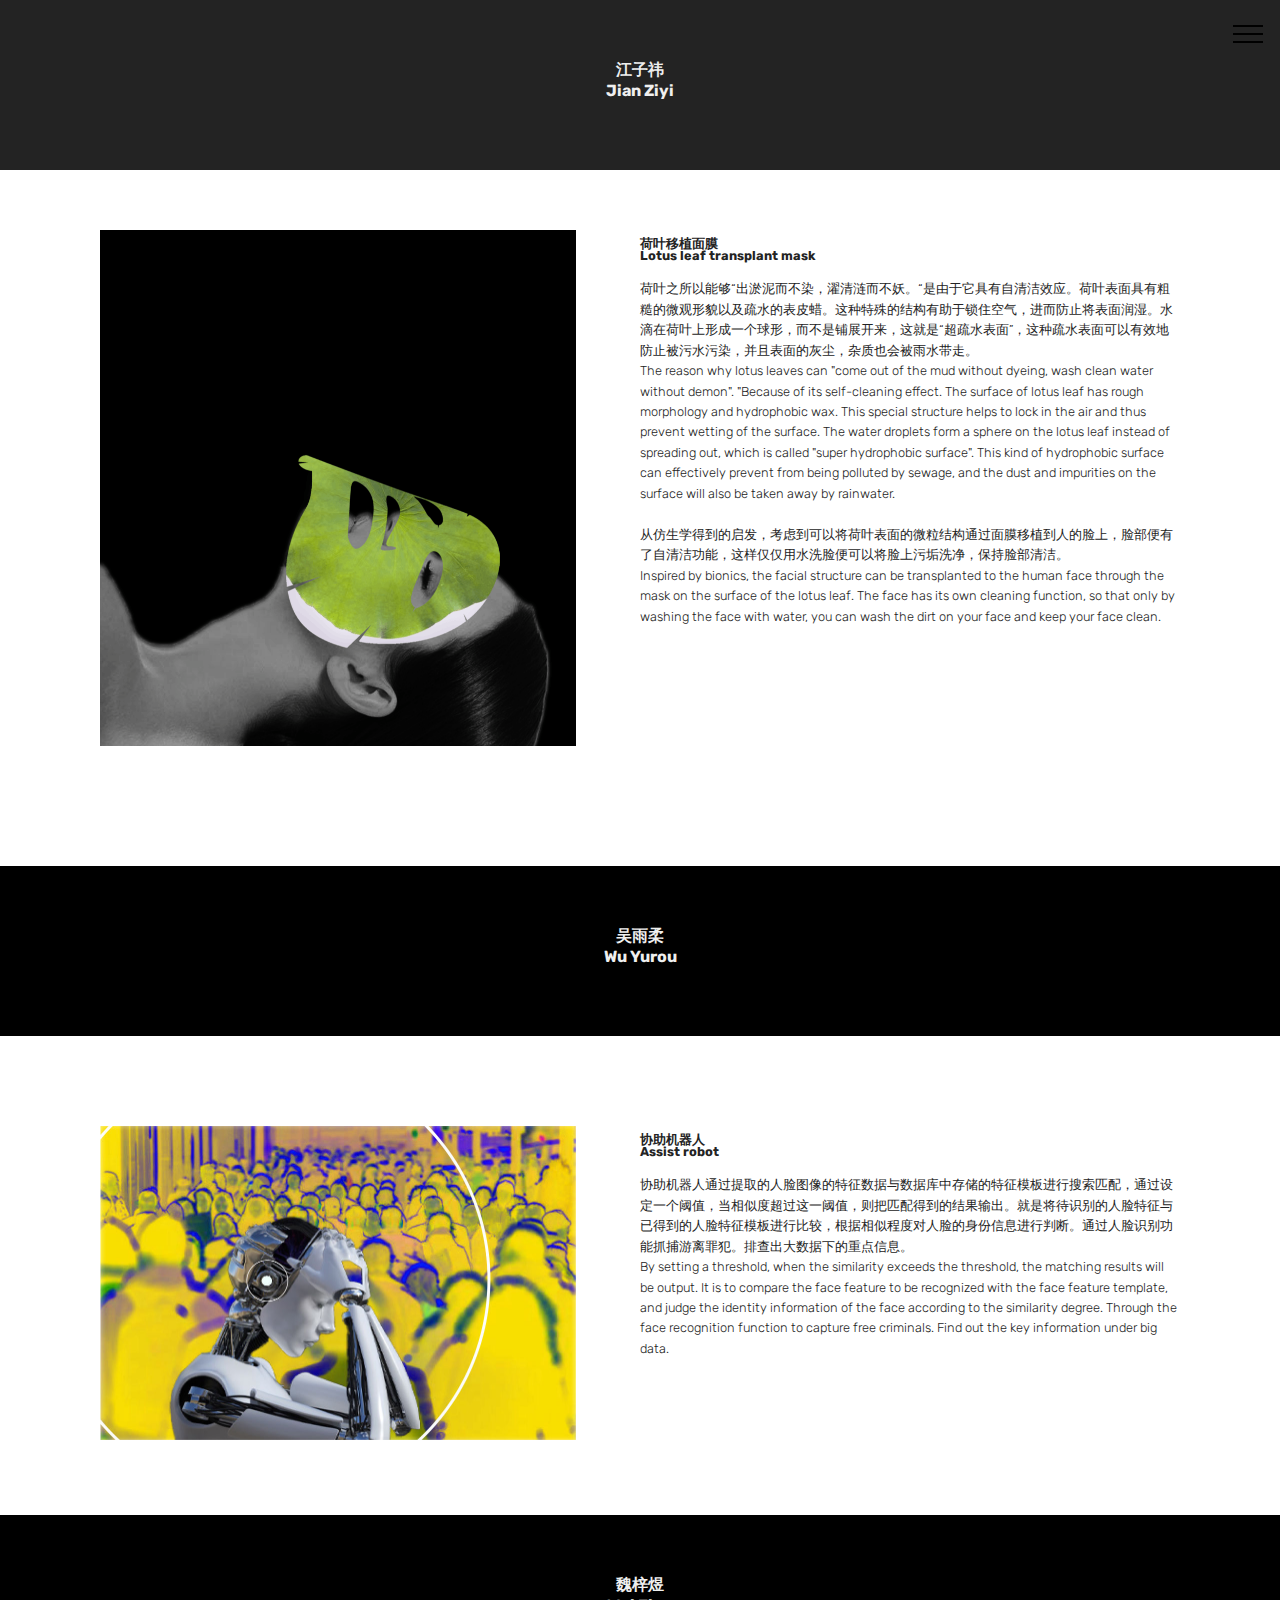
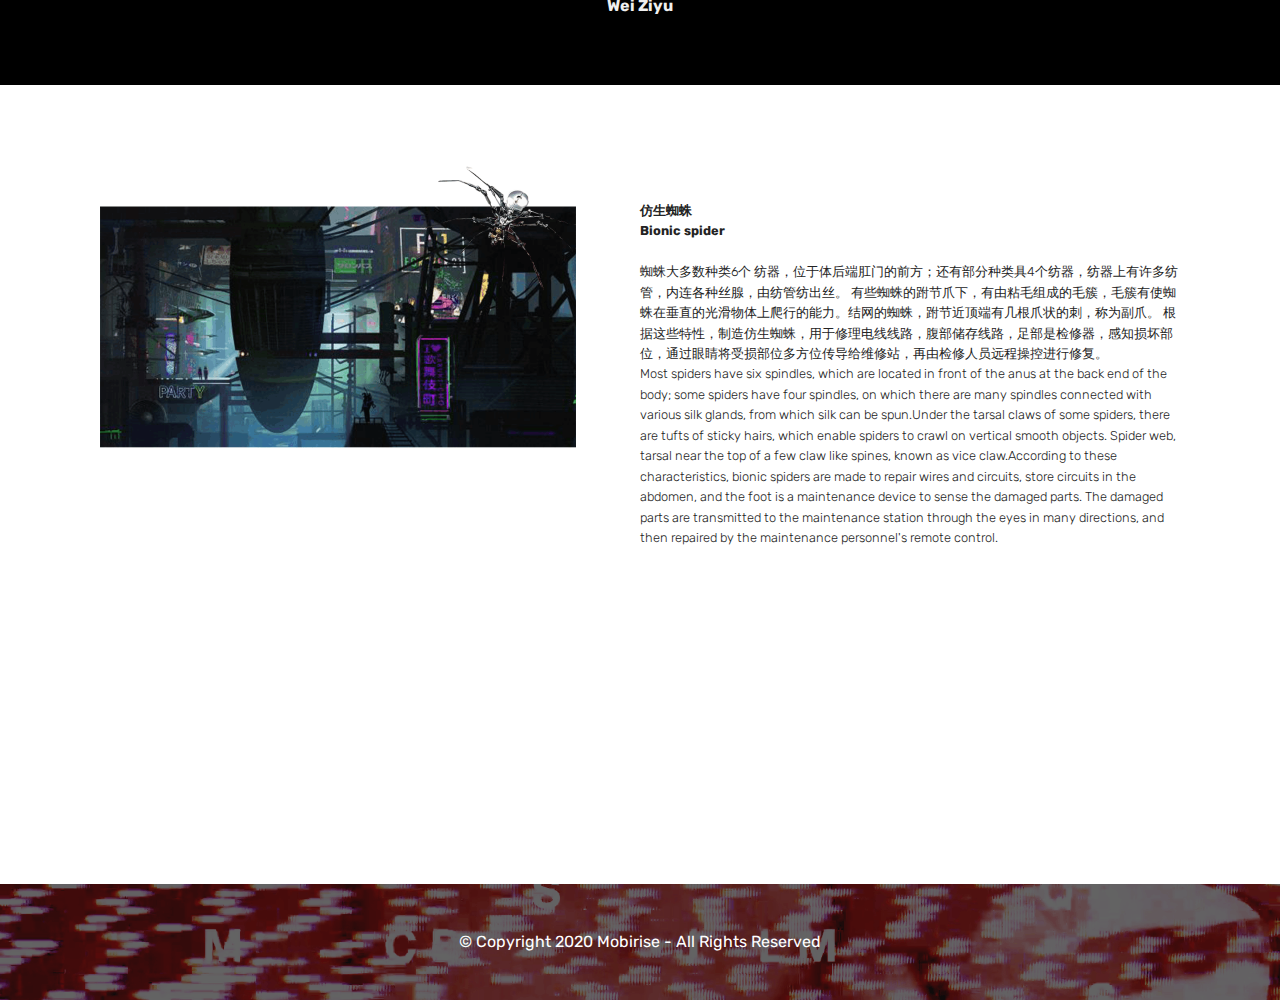
<file: page3.html>
<!DOCTYPE html>
<html  >
<head>
  <!-- Site made with Mobirise Website Builder v4.12.4, https://mobirise.com -->
  <meta charset="UTF-8">
  <meta http-equiv="X-UA-Compatible" content="IE=edge">
  <meta name="generator" content="Mobirise v4.12.4, mobirise.com">
  <meta name="viewport" content="width=device-width, initial-scale=1, minimum-scale=1">
  <link rel="shortcut icon" href="assets/images/logo2.png" type="image/x-icon">
  <meta name="description" content="Web Builder Description">
  
  
  <title>个人作ye</title>
  <link rel="stylesheet" href="assets/web/assets/mobirise-icons/mobirise-icons.css">
  <link rel="stylesheet" href="assets/bootstrap/css/bootstrap.min.css">
  <link rel="stylesheet" href="assets/bootstrap/css/bootstrap-grid.min.css">
  <link rel="stylesheet" href="assets/bootstrap/css/bootstrap-reboot.min.css">
  <link rel="stylesheet" href="assets/tether/tether.min.css">
  <link rel="stylesheet" href="assets/dropdown/css/style.css">
  <link rel="stylesheet" href="assets/socicon/css/styles.css">
  <link rel="stylesheet" href="assets/theme/css/style.css">
  <link rel="preload" as="style" href="assets/mobirise/css/mbr-additional.css"><link rel="stylesheet" href="assets/mobirise/css/mbr-additional.css" type="text/css">
  
  
  
</head>
<body>
  <section class="menu cid-sksZTUP7zp" once="menu" id="menu1-3f">

    

    <nav class="navbar navbar-expand beta-menu navbar-dropdown align-items-center navbar-fixed-top collapsed bg-color transparent">
        <button class="navbar-toggler navbar-toggler-right" type="button" data-toggle="collapse" data-target="#navbarSupportedContent" aria-controls="navbarSupportedContent" aria-expanded="false" aria-label="Toggle navigation">
            <div class="hamburger">
                <span></span>
                <span></span>
                <span></span>
                <span></span>
            </div>
        </button>
        <div class="menu-logo">
            <div class="navbar-brand">
                
                <span class="navbar-caption-wrap"><a class="navbar-caption text-white display-4" href="index.html#top"></a></span>
            </div>
        </div>
        <div class="collapse navbar-collapse" id="navbarSupportedContent">
            <ul class="navbar-nav nav-dropdown nav-right" data-app-modern-menu="true"><li class="nav-item">
                    <a class="nav-link link text-white display-4" href="index.html#header2-1"><span class="mbri-home mbr-iconfont mbr-iconfont-btn" style="font-size: 15px;">首页</span>
                        </a>
                </li>
                <li class="nav-item">
                    <a class="nav-link link text-white display-4" href="page4.html#video2-12">视频</a>
                </li><li class="nav-item"><a class="nav-link link text-white display-4" href="page1.html#content4-1h">多模块调研</a></li><li class="nav-item"><a class="nav-link link text-white display-4" href="page2.html#video3-35">互动装置</a></li><li class="nav-item"><a class="nav-link link text-white display-4" href="page3.html#content4-22">个人作业</a></li></ul>
            
        </div>
    </nav>
</section>

<section class="engine"><a href="https://mobirise.info/i">free web creation software</a></section><section class="mbr-section content4 cid-sjBlu4xz82" id="content4-22">

    

    <div class="container">
        <div class="media-container-row">
            <div class="title col-12 col-md-8">
                
                <h3 class="mbr-section-subtitle align-center mbr-light mbr-fonts-style display-7"><strong>江子祎</strong><br><strong>Jian Ziyi</strong></h3>
                
            </div>
        </div>
    </div>
</section>

<section class="services2 cid-sjvkR80eCr" id="services2-17">
    <!---->
    
    <!---->
    <!--Overlay-->
    
    <!--Container-->
    <div class="container">
        <div class="col-md-12">
            <div class="media-container-row">
                <div class="mbr-figure" style="width: 50%;">
                    <img src="assets/images/-952x1347.png" alt="Mobirise" title="">
                </div>
                <div class="align-left aside-content">
                    <h2 class="mbr-title pt-2 mbr-fonts-style display-4"><strong>荷叶移植面膜</strong><br><strong>
</strong><div><strong>Lotus leaf transplant mask</strong></div></h2>
                    <div class="mbr-section-text">
                        <p class="mbr-text text1 pt-2 mbr-light mbr-fonts-style display-4">荷叶之所以能够“出淤泥而不染，濯清涟而不妖。“是由于它具有自清洁效应。荷叶表面具有粗糙的微观形貌以及疏水的表皮蜡。这种特殊的结构有助于锁住空气，进而防止将表面润湿。水滴在荷叶上形成一个球形，而不是铺展开来，这就是“超疏水表面”，这种疏水表面可以有效地防止被污水污染，并且表面的灰尘，杂质也会被雨水带走。
<br>The reason why lotus leaves can "come out of the mud without dyeing, wash clean water without demon". "Because of its self-cleaning effect. The surface of lotus leaf has rough morphology and hydrophobic wax. This special structure helps to lock in the air and thus prevent wetting of the surface. The water droplets form a sphere on the lotus leaf instead of spreading out, which is called "super hydrophobic surface". This kind of hydrophobic surface can effectively prevent from being polluted by sewage, and the dust and impurities on the surface will also be taken away by rainwater.<br><br>	从仿生学得到的启发，考虑到可以将荷叶表面的微粒结构通过面膜移植到人的脸上，脸部便有了自清洁功能，这样仅仅用水洗脸便可以将脸上污垢洗净，保持脸部清洁。&nbsp;<br>Inspired by bionics, the facial structure can be transplanted to the human face through the mask on the surface of the lotus leaf. The face has its own cleaning function, so that only by washing the face with water, you can wash the dirt on your face and keep your face clean.<br></p>
                        
                    </div>
                    <!--Btn-->
                    
                </div>
            </div>
        </div>
    </div>
</section>

<section class="mbr-section content4 cid-sjBmtlIjko" id="content4-23">

    

    <div class="container">
        <div class="media-container-row">
            <div class="title col-12 col-md-8">
                
                <h3 class="mbr-section-subtitle align-center mbr-light mbr-fonts-style display-7"><strong>吴雨柔
</strong><div><strong>Wu Yurou</strong></div></h3>
                
            </div>
        </div>
    </div>
</section>

<section class="services2 cid-sksQebChZA" id="services2-36">
    <!---->
    
    <!---->
    <!--Overlay-->
    
    <!--Container-->
    <div class="container">
        <div class="col-md-12">
            <div class="media-container-row">
                <div class="mbr-figure" style="width: 50%;">
                    <img src="assets/images/1fm26gp0-952x629.jpg" alt="Mobirise" title="">
                </div>
                <div class="align-left aside-content">
                    <h2 class="mbr-title pt-2 mbr-fonts-style display-4"><strong>协助机器人
</strong><div><strong>Assist robot</strong></div></h2>
                    <div class="mbr-section-text">
                        <p class="mbr-text text1 pt-2 mbr-light mbr-fonts-style display-4">协助机器人通过提取的人脸图像的特征数据与数据库中存储的特征模板进行搜索匹配，通过设定一个阈值，当相似度超过这一阈值，则把匹配得到的结果输出。就是将待识别的人脸特征与已得到的人脸特征模板进行比较，根据相似程度对人脸的身份信息进行判断。通过人脸识别功能抓捕游离罪犯。排查出大数据下的重点信息。
<br>By setting a threshold, when the similarity exceeds the threshold, the matching results will be output. It is to compare the face feature to be recognized with the face feature template, and judge the identity information of the face according to the similarity degree. Through the face recognition function to capture free criminals. Find out the key information under big data.</p>
                        
                    </div>
                    <!--Btn-->
                    
                </div>
            </div>
        </div>
    </div>
</section>

<section class="mbr-section content4 cid-sjBn5C4BMp" id="content4-25">

    

    <div class="container">
        <div class="media-container-row">
            <div class="title col-12 col-md-8">
                
                <h3 class="mbr-section-subtitle align-center mbr-light mbr-fonts-style display-7"><strong>魏梓煜
</strong><div><strong>Wei Ziyu
</strong></div></h3>
                
            </div>
        </div>
    </div>
</section>

<section class="services2 cid-sjvpK7wrl5" id="services2-19">
    <!---->
    
    <!---->
    <!--Overlay-->
    
    <!--Container-->
    <div class="container">
        <div class="col-md-12">
            <div class="media-container-row">
                <div class="mbr-figure" style="width: 50%;">
                    <img src="assets/images/2-952x714.png" alt="Mobirise" title="">
                </div>
                <div class="align-left aside-content">
                    <h2 class="mbr-title pt-2 mbr-fonts-style display-7"><br><div><br></div></h2>
                    <div class="mbr-section-text">
                        <p class="mbr-text text1 pt-2 mbr-light mbr-fonts-style display-4"><strong>仿生蜘蛛</strong><br><strong>Bionic spider</strong><br><strong><em><br></em></strong>蜘蛛大多数种类6个	纺器，位于体后端肛门的前方；还有部分种类具4个纺器，纺器上有许多纺管，内连各种丝腺，由纺管纺出丝。
有些蜘蛛的跗节爪下，有由粘毛组成的毛簇，毛簇有使蜘蛛在垂直的光滑物体上爬行的能力。结网的蜘蛛，跗节近顶端有几根爪状的刺，称为副爪。
根据这些特性，制造仿生蜘蛛，用于修理电线线路，腹部储存线路，足部是检修器，感知损坏部位，通过眼睛将受损部位多方位传导给维修站，再由检修人员远程操控进行修复。 <br>Most spiders have six spindles, which are located in front of the anus at the back end of the body; some spiders have four spindles, on which there are many spindles connected with various silk glands, from which silk can be spun.Under the tarsal claws of some spiders, there are tufts of sticky hairs, which enable spiders to crawl on vertical smooth objects. Spider web, tarsal near the top of a few claw like spines, known as vice claw.According to these characteristics, bionic spiders are made to repair wires and circuits, store circuits in the abdomen, and the foot is a maintenance device to sense the damaged parts. The damaged parts are transmitted to the maintenance station through the eyes in many directions, and then repaired by the maintenance personnel's remote control.<br></p>
                        
                    </div>
                    <!--Btn-->
                    
                </div>
            </div>
        </div>
    </div>
</section>

<section class="mbr-section article content1 cid-sk6xF1e9WM" id="content1-32">
    
     

    <div class="container">
        <div class="media-container-row">
            <div class="mbr-text col-12 mbr-fonts-style display-7 col-md-8"><p><br></p><p><br></p><p><br></p></div>
        </div>
    </div>
</section>

<section once="footers" class="cid-sjBqXD34pL" id="footer7-2d">

    

    <div class="mbr-overlay" style="opacity: 0.3; background-color: rgb(35, 35, 35);"></div>

    <div class="container">
        <div class="media-container-row align-center mbr-white">
            
            
            <div class="row row-copirayt">
                <p class="mbr-text mb-0 mbr-fonts-style mbr-white align-center display-7">
                    © Copyright 2020 Mobirise - All Rights Reserved
                </p>
            </div>
        </div>
    </div>
</section>


  <script src="assets/web/assets/jquery/jquery.min.js"></script>
  <script src="assets/popper/popper.min.js"></script>
  <script src="assets/bootstrap/js/bootstrap.min.js"></script>
  <script src="assets/tether/tether.min.js"></script>
  <script src="assets/smoothscroll/smooth-scroll.js"></script>
  <script src="assets/dropdown/js/nav-dropdown.js"></script>
  <script src="assets/dropdown/js/navbar-dropdown.js"></script>
  <script src="assets/touchswipe/jquery.touch-swipe.min.js"></script>
  <script src="assets/theme/js/script.js"></script>
  
  
</body>
</html>
</file>
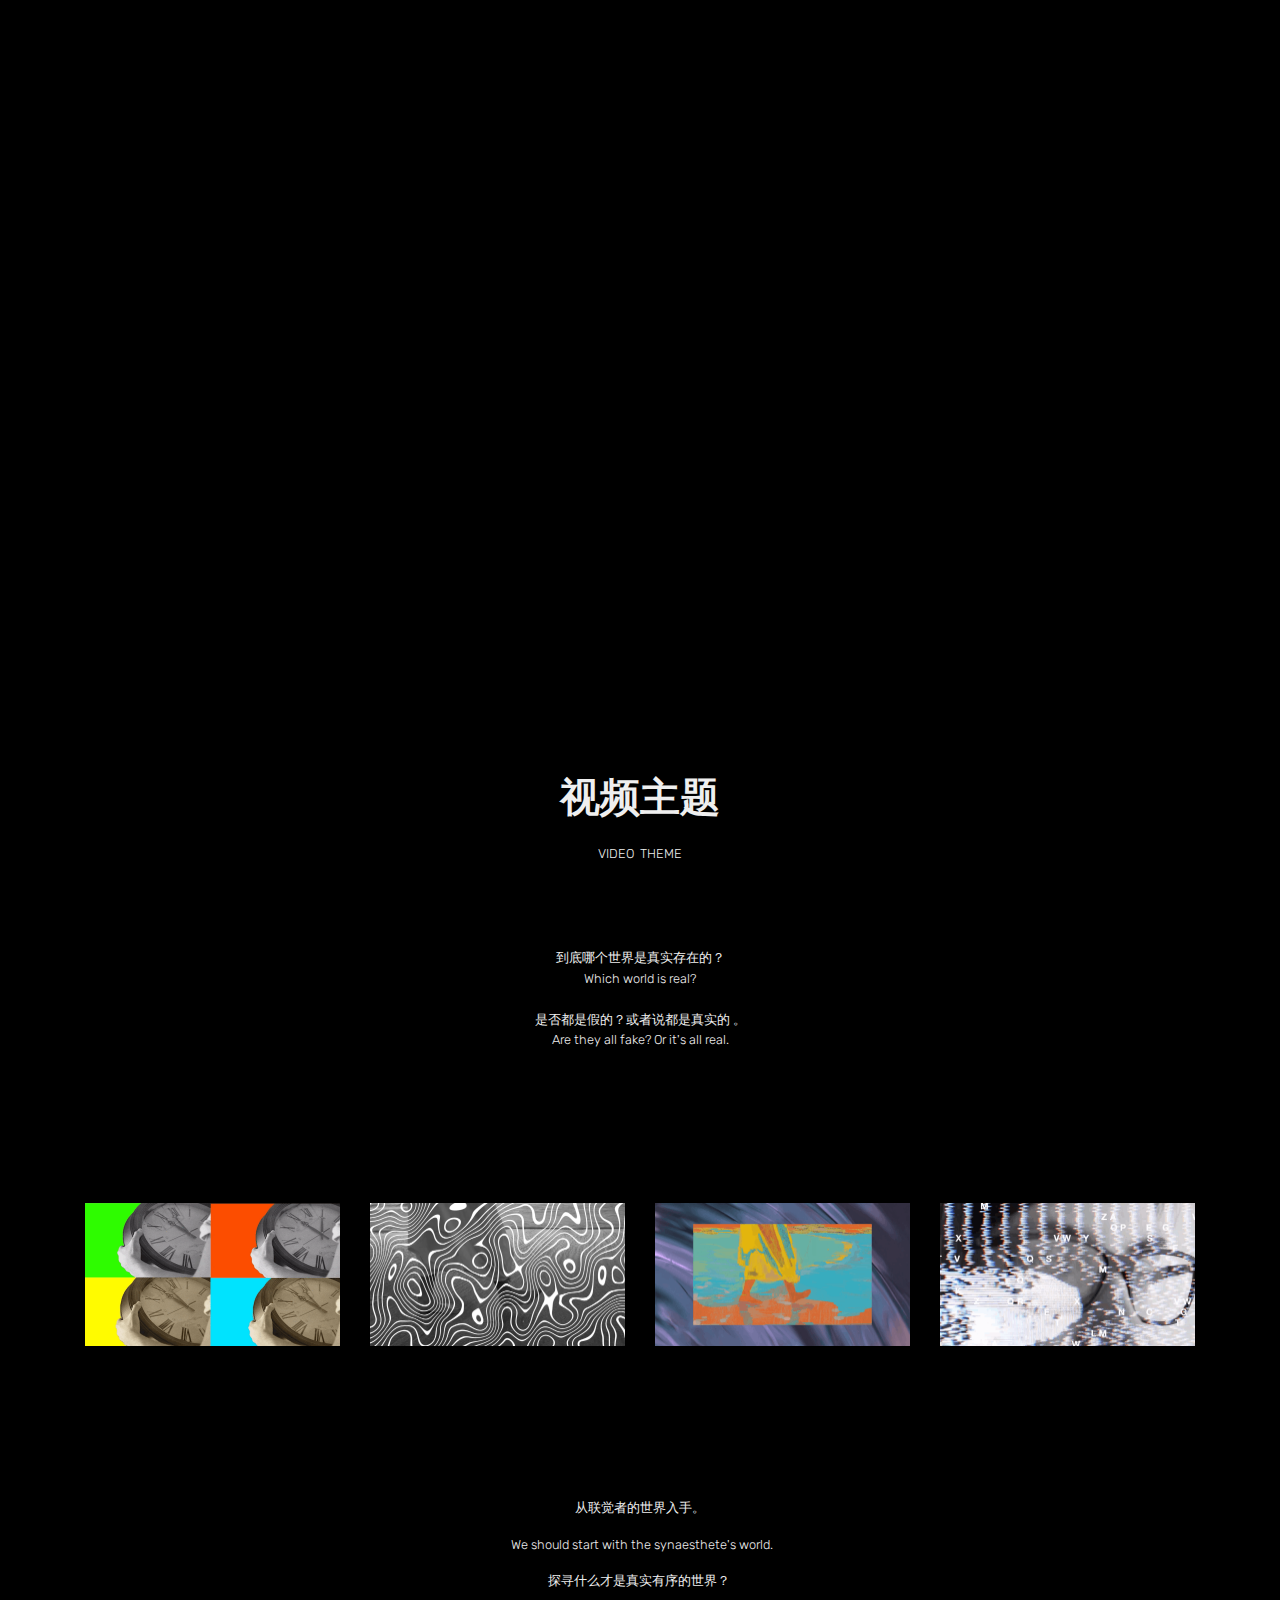
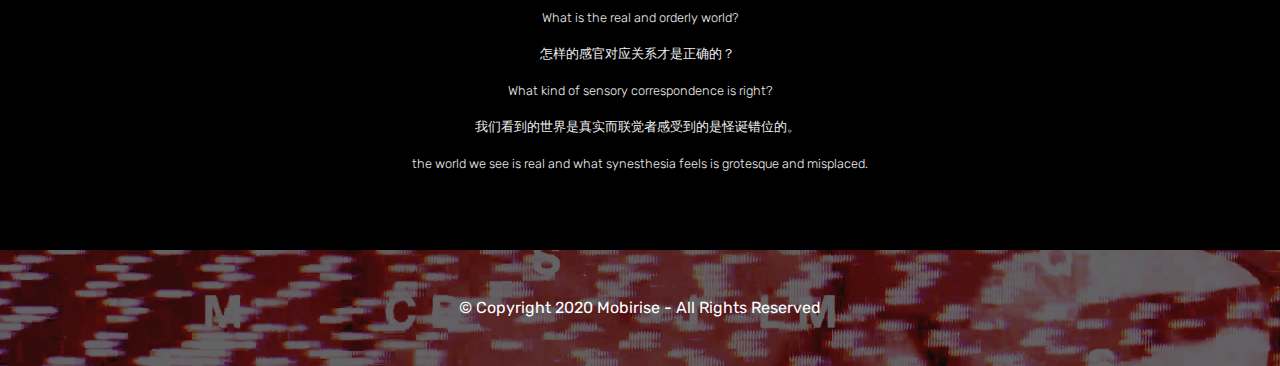
<file: page4.html>
<!DOCTYPE html>
<html  >
<head>
  <!-- Site made with Mobirise Website Builder v4.12.4, https://mobirise.com -->
  <meta charset="UTF-8">
  <meta http-equiv="X-UA-Compatible" content="IE=edge">
  <meta name="generator" content="Mobirise v4.12.4, mobirise.com">
  <meta name="viewport" content="width=device-width, initial-scale=1, minimum-scale=1">
  <link rel="shortcut icon" href="assets/images/logo2.png" type="image/x-icon">
  <meta name="description" content="Web Site Builder Description">
  
  
  <title>视频</title>
  <link rel="stylesheet" href="assets/web/assets/mobirise-icons/mobirise-icons.css">
  <link rel="stylesheet" href="assets/bootstrap/css/bootstrap.min.css">
  <link rel="stylesheet" href="assets/bootstrap/css/bootstrap-grid.min.css">
  <link rel="stylesheet" href="assets/bootstrap/css/bootstrap-reboot.min.css">
  <link rel="stylesheet" href="assets/tether/tether.min.css">
  <link rel="stylesheet" href="assets/dropdown/css/style.css">
  <link rel="stylesheet" href="assets/socicon/css/styles.css">
  <link rel="stylesheet" href="assets/theme/css/style.css">
  <link rel="preload" as="style" href="assets/mobirise/css/mbr-additional.css"><link rel="stylesheet" href="assets/mobirise/css/mbr-additional.css" type="text/css">
  
  
  
</head>
<body>
  <section class="menu cid-sksZQP1UUp" once="menu" id="menu1-3d">

    

    <nav class="navbar navbar-expand beta-menu navbar-dropdown align-items-center navbar-fixed-top collapsed bg-color transparent">
        <button class="navbar-toggler navbar-toggler-right" type="button" data-toggle="collapse" data-target="#navbarSupportedContent" aria-controls="navbarSupportedContent" aria-expanded="false" aria-label="Toggle navigation">
            <div class="hamburger">
                <span></span>
                <span></span>
                <span></span>
                <span></span>
            </div>
        </button>
        <div class="menu-logo">
            <div class="navbar-brand">
                
                <span class="navbar-caption-wrap"><a class="navbar-caption text-white display-4" href="index.html#top"></a></span>
            </div>
        </div>
        <div class="collapse navbar-collapse" id="navbarSupportedContent">
            <ul class="navbar-nav nav-dropdown nav-right" data-app-modern-menu="true"><li class="nav-item">
                    <a class="nav-link link text-white display-4" href="index.html#header2-1"><span class="mbri-home mbr-iconfont mbr-iconfont-btn" style="font-size: 15px;">首页</span>
                        </a>
                </li>
                <li class="nav-item">
                    <a class="nav-link link text-white display-4" href="page4.html#video2-12">视频</a>
                </li><li class="nav-item"><a class="nav-link link text-white display-4" href="page1.html#content4-1h">多模块调研</a></li><li class="nav-item"><a class="nav-link link text-white display-4" href="page2.html#video3-35">互动装置</a></li><li class="nav-item"><a class="nav-link link text-white display-4" href="page3.html#content4-22">个人作业</a></li></ul>
            
        </div>
    </nav>
</section>

<section class="engine"><a href="https://mobirise.info/z">best website templates</a></section><section class="cid-sjqWV3tF1r" id="video2-12">

    
    
    <figure class="mbr-figure align-center container">
        <div class="video-block" style="width: 100%;">
            <div><iframe class="mbr-embedded-video" src="https://xbeibeix.com/api/bilibili/biliplayer/?url=BV1ky4y1m7R1&amp;loop=0&amp;autoplay=0" width="1280" height="720" frameborder="0" allowfullscreen></iframe></div>
        </div>
    </figure>
</section>

<section class="header1 cid-sjwSHGRbL5" id="header16-1g">

    

    

    <div class="container">
        <div class="row justify-content-md-center">
            <div class="col-md-10 align-center">
                <h1 class="mbr-section-title mbr-bold pb-3 mbr-fonts-style display-5">
                    视频主题<br></h1>
                <h3 class="mbr-section-subtitle mbr-light pb-3 mbr-fonts-style display-4">
<div>VIDEO &nbsp;THEME</div></h3>
                <p class="mbr-text pb-3 mbr-fonts-style display-4"><br><br><br>到底哪个世界是真实存在的？<br>Which world is real?<br><br>是否都是假的？或者说都是真实的 。<br>Are they all fake? Or it's all real.<br></p>
                
            </div>
        </div>
    </div>

</section>

<section class="mbr-gallery gallery5 cid-sjBkzpiWB5" id="gallery5-1y">

    

    

    <div class="container">
        
        
        <div class="row mbr-gallery" data-toggle="modal" data-target="#slTS5IPDsg">
            <div class="col-sm-6 col-md-4 col-lg-3 item gallery-image">
                <div class="item-wrapper">
                    <img class="w-100" src="assets/images/590179128565308529-510x286.png" alt="" data-slide-to="0" title="" data-target="#slTS5IPjtK">
                </div>
            </div>
            <div class="col-sm-6 col-md-4 col-lg-3 item gallery-image">
                <div class="item-wrapper">
                    <img class="w-100" src="assets/images/58281562393009745-510x287.png" alt="" data-slide-to="1" title="" data-target="#slTS5IPjtK">
                </div>
            </div>
            <div class="col-sm-6 col-md-4 col-lg-3 item gallery-image">
                <div class="item-wrapper">
                    <img class="w-100" src="assets/images/63785244018498782-510x287.png" alt="" data-slide-to="2" title="" data-target="#slTS5IPjtK">
                </div>
            </div>
            <div class="col-sm-6 col-md-4 col-lg-3 item gallery-image">
                <div class="item-wrapper">
                    <img class="w-100" src="assets/images/500963773989780050-510x287.png" alt="" data-slide-to="3" title="" data-target="#slTS5IPjtK">
                </div>
            </div>
        </div>

        <div class="modal mbr-slider fade" tabindex="-1" role="dialog" aria-hidden="true" id="slTS5IPDsg">
            <div class="modal-dialog" role="document">
                <div class="modal-content">
                    <div class="modal-body">
                        <div class="carousel slide" data-ride="carousel" id="slTS5IPjtK">
                            <div class="carousel-inner">
                                <div class="carousel-item active">
                                    <img class="d-block w-100" src="assets/images/590179128565308529-510x286.png" alt="">
                                </div>
                                <div class="carousel-item">
                                    <img class="d-block w-100" src="assets/images/58281562393009745-510x287.png" alt="">
                                </div>
                                <div class="carousel-item">
                                    <img class="d-block w-100" src="assets/images/63785244018498782-510x287.png" alt="">
                                </div>
                                <div class="carousel-item">
                                    <img class="d-block w-100" src="assets/images/500963773989780050-510x287.png" alt="">
                                </div>
                            </div>
                            <ol class="carousel-indicators">
                                <li data-slide-to="0" class="active" data-target="#slTS5IPjtK"></li>
                                <li data-slide-to="1" data-target="#slTS5IPjtK"></li>
                                <li data-slide-to="2" data-target="#slTS5IPjtK"></li>
                                <li data-slide-to="3" data-target="#slTS5IPjtK"></li>
                            </ol>
                            <a role="button" href="" class="close" data-dismiss="modal" aria-label="Close">
                            </a>
                            <a class="carousel-control-prev carousel-control" role="button" data-slide="prev" href="#slTS5IPjtK">
                                <span class="mbri-left mbr-iconfont" aria-hidden="true"></span>
                                <span class="sr-only">Zurück</span>
                            </a>
                            <a class="carousel-control-next carousel-control" role="button" data-slide="next" href="#slTS5IPjtK">
                                <span class="mbri-right mbr-iconfont" aria-hidden="true"></span>
                                <span class="sr-only">Weiter</span>
                            </a>
                        </div>
                    </div>
                </div>
            </div>
        </div>
    </div>
</section>

<section class="mbr-section article content1 cid-sjBfeVfd0x" id="content1-1r">
    
     

    <div class="container">
        <div class="media-container-row">
            <div class="mbr-text col-12 mbr-fonts-style display-4 col-md-8"><p>从联觉者的世界入手。<strong>
</strong></p><p><strong>&nbsp;</strong>We should start with the synaesthete's world.
</p><p><strong>
</strong><span style="font-size: 0.8rem;">探寻什</span><span style="font-size: 0.8rem;">么才是真实有序的世</span><span style="font-size: 0.8rem;">界？&nbsp;</span></p><p>What is the real and orderly world?
</p><p><strong>
</strong><span style="font-size: 0.8rem;">怎样的感官对应关系才是正确的？ &nbsp;</span></p><p>What kind of sensory correspondence is right? 
</p><p>
<span style="font-size: 0.8rem;">我们看到的世界是真实而联觉者感受到的是</span><span style="font-size: 0.8rem;">怪诞错位的</span><span style="font-size: 0.8rem;">。 &nbsp;</span></p><p>&nbsp;the world we see is real and what synesthesia feels is grotesque and misplaced.&nbsp;</p></div>
        </div>
    </div>
</section>

<section once="footers" class="cid-sjBl2S7vt7" id="footer7-21">

    

    <div class="mbr-overlay" style="opacity: 0.3; background-color: rgb(35, 35, 35);"></div>

    <div class="container">
        <div class="media-container-row align-center mbr-white">
            
            
            <div class="row row-copirayt">
                <p class="mbr-text mb-0 mbr-fonts-style mbr-white align-center display-7">
                    © Copyright 2020 Mobirise - All Rights Reserved
                </p>
            </div>
        </div>
    </div>
</section>


  <script src="assets/web/assets/jquery/jquery.min.js"></script>
  <script src="assets/popper/popper.min.js"></script>
  <script src="assets/bootstrap/js/bootstrap.min.js"></script>
  <script src="assets/tether/tether.min.js"></script>
  <script src="assets/smoothscroll/smooth-scroll.js"></script>
  <script src="assets/dropdown/js/nav-dropdown.js"></script>
  <script src="assets/dropdown/js/navbar-dropdown.js"></script>
  <script src="assets/touchswipe/jquery.touch-swipe.min.js"></script>
  <script src="assets/theme/js/script.js"></script>
  
  
</body>
</html>
</file>
<file: assets/web/assets/mobirise-icons/mobirise-icons.css>
@font-face {
  font-family: 'MobiriseIcons';
  src:  url('mobirise-icons.eot?spat4u');
  src:  url('mobirise-icons.eot?spat4u#iefix') format('embedded-opentype'),
    url('mobirise-icons.ttf?spat4u') format('truetype'),
    url('mobirise-icons.woff?spat4u') format('woff'),
    url('mobirise-icons.svg?spat4u#MobiriseIcons') format('svg');
  font-weight: normal;
  font-style: normal;
  font-display: swap;
}

[class^="mbri-"], [class*=" mbri-"] {
  /* use !important to prevent issues with browser extensions that change fonts */
  font-family: MobiriseIcons !important;
  speak: none;
  font-style: normal;
  font-weight: normal;
  font-variant: normal;
  text-transform: none;
  line-height: 1;

  /* Better Font Rendering =========== */
  -webkit-font-smoothing: antialiased;
  -moz-osx-font-smoothing: grayscale;
}

.mbri-add-submenu:before {
  content: "\e900";
}
.mbri-alert:before {
  content: "\e901";
}
.mbri-align-center:before {
  content: "\e902";
}
.mbri-align-justify:before {
  content: "\e903";
}
.mbri-align-left:before {
  content: "\e904";
}
.mbri-align-right:before {
  content: "\e905";
}
.mbri-android:before {
  content: "\e906";
}
.mbri-apple:before {
  content: "\e907";
}
.mbri-arrow-down:before {
  content: "\e908";
}
.mbri-arrow-next:before {
  content: "\e909";
}
.mbri-arrow-prev:before {
  content: "\e90a";
}
.mbri-arrow-up:before {
  content: "\e90b";
}
.mbri-bold:before {
  content: "\e90c";
}
.mbri-bookmark:before {
  content: "\e90d";
}
.mbri-bootstrap:before {
  content: "\e90e";
}
.mbri-briefcase:before {
  content: "\e90f";
}
.mbri-browse:before {
  content: "\e910";
}
.mbri-bulleted-list:before {
  content: "\e911";
}
.mbri-calendar:before {
  content: "\e912";
}
.mbri-camera:before {
  content: "\e913";
}
.mbri-cart-add:before {
  content: "\e914";
}
.mbri-cart-full:before {
  content: "\e915";
}
.mbri-cash:before {
  content: "\e916";
}
.mbri-change-style:before {
  content: "\e917";
}
.mbri-chat:before {
  content: "\e918";
}
.mbri-clock:before {
  content: "\e919";
}
.mbri-close:before {
  content: "\e91a";
}
.mbri-cloud:before {
  content: "\e91b";
}
.mbri-code:before {
  content: "\e91c";
}
.mbri-contact-form:before {
  content: "\e91d";
}
.mbri-credit-card:before {
  content: "\e91e";
}
.mbri-cursor-click:before {
  content: "\e91f";
}
.mbri-cust-feedback:before {
  content: "\e920";
}
.mbri-database:before {
  content: "\e921";
}
.mbri-delivery:before {
  content: "\e922";
}
.mbri-desktop:before {
  content: "\e923";
}
.mbri-devices:before {
  content: "\e924";
}
.mbri-down:before {
  content: "\e925";
}
.mbri-download:before {
  content: "\e989";
}
.mbri-drag-n-drop:before {
  content: "\e927";
}
.mbri-drag-n-drop2:before {
  content: "\e928";
}
.mbri-edit:before {
  content: "\e929";
}
.mbri-edit2:before {
  content: "\e92a";
}
.mbri-error:before {
  content: "\e92b";
}
.mbri-extension:before {
  content: "\e92c";
}
.mbri-features:before {
  content: "\e92d";
}
.mbri-file:before {
  content: "\e92e";
}
.mbri-flag:before {
  content: "\e92f";
}
.mbri-folder:before {
  content: "\e930";
}
.mbri-gift:before {
  content: "\e931";
}
.mbri-github:before {
  content: "\e932";
}
.mbri-globe:before {
  content: "\e933";
}
.mbri-globe-2:before {
  content: "\e934";
}
.mbri-growing-chart:before {
  content: "\e935";
}
.mbri-hearth:before {
  content: "\e936";
}
.mbri-help:before {
  content: "\e937";
}
.mbri-home:before {
  content: "\e938";
}
.mbri-hot-cup:before {
  content: "\e939";
}
.mbri-idea:before {
  content: "\e93a";
}
.mbri-image-gallery:before {
  content: "\e93b";
}
.mbri-image-slider:before {
  content: "\e93c";
}
.mbri-info:before {
  content: "\e93d";
}
.mbri-italic:before {
  content: "\e93e";
}
.mbri-key:before {
  content: "\e93f";
}
.mbri-laptop:before {
  content: "\e940";
}
.mbri-layers:before {
  content: "\e941";
}
.mbri-left-right:before {
  content: "\e942";
}
.mbri-left:before {
  content: "\e943";
}
.mbri-letter:before {
  content: "\e944";
}
.mbri-like:before {
  content: "\e945";
}
.mbri-link:before {
  content: "\e946";
}
.mbri-lock:before {
  content: "\e947";
}
.mbri-login:before {
  content: "\e948";
}
.mbri-logout:before {
  content: "\e949";
}
.mbri-magic-stick:before {
  content: "\e94a";
}
.mbri-map-pin:before {
  content: "\e94b";
}
.mbri-menu:before {
  content: "\e94c";
}
.mbri-mobile:before {
  content: "\e94d";
}
.mbri-mobile2:before {
  content: "\e94e";
}
.mbri-mobirise:before {
  content: "\e94f";
}
.mbri-more-horizontal:before {
  content: "\e950";
}
.mbri-more-vertical:before {
  content: "\e951";
}
.mbri-music:before {
  content: "\e952";
}
.mbri-new-file:before {
  content: "\e953";
}
.mbri-numbered-list:before {
  content: "\e954";
}
.mbri-opened-folder:before {
  content: "\e955";
}
.mbri-pages:before {
  content: "\e956";
}
.mbri-paper-plane:before {
  content: "\e957";
}
.mbri-paperclip:before {
  content: "\e958";
}
.mbri-photo:before {
  content: "\e959";
}
.mbri-photos:before {
  content: "\e95a";
}
.mbri-pin:before {
  content: "\e95b";
}
.mbri-play:before {
  content: "\e95c";
}
.mbri-plus:before {
  content: "\e95d";
}
.mbri-preview:before {
  content: "\e95e";
}
.mbri-print:before {
  content: "\e95f";
}
.mbri-protect:before {
  content: "\e960";
}
.mbri-question:before {
  content: "\e961";
}
.mbri-quote-left:before {
  content: "\e962";
}
.mbri-quote-right:before {
  content: "\e963";
}
.mbri-refresh:before {
  content: "\e964";
}
.mbri-responsive:before {
  content: "\e965";
}
.mbri-right:before {
  content: "\e966";
}
.mbri-rocket:before {
  content: "\e967";
}
.mbri-sad-face:before {
  content: "\e968";
}
.mbri-sale:before {
  content: "\e969";
}
.mbri-save:before {
  content: "\e96a";
}
.mbri-search:before {
  content: "\e96b";
}
.mbri-setting:before {
  content: "\e96c";
}
.mbri-setting2:before {
  content: "\e96d";
}
.mbri-setting3:before {
  content: "\e96e";
}
.mbri-share:before {
  content: "\e96f";
}
.mbri-shopping-bag:before {
  content: "\e970";
}
.mbri-shopping-basket:before {
  content: "\e971";
}
.mbri-shopping-cart:before {
  content: "\e972";
}
.mbri-sites:before {
  content: "\e973";
}
.mbri-smile-face:before {
  content: "\e974";
}
.mbri-speed:before {
  content: "\e975";
}
.mbri-star:before {
  content: "\e976";
}
.mbri-success:before {
  content: "\e977";
}
.mbri-sun:before {
  content: "\e978";
}
.mbri-sun2:before {
  content: "\e979";
}
.mbri-tablet:before {
  content: "\e97a";
}
.mbri-tablet-vertical:before {
  content: "\e97b";
}
.mbri-target:before {
  content: "\e97c";
}
.mbri-timer:before {
  content: "\e97d";
}
.mbri-to-ftp:before {
  content: "\e97e";
}
.mbri-to-local-drive:before {
  content: "\e97f";
}
.mbri-touch-swipe:before {
  content: "\e980";
}
.mbri-touch:before {
  content: "\e981";
}
.mbri-trash:before {
  content: "\e982";
}
.mbri-underline:before {
  content: "\e983";
}
.mbri-unlink:before {
  content: "\e984";
}
.mbri-unlock:before {
  content: "\e985";
}
.mbri-up-down:before {
  content: "\e986";
}
.mbri-up:before {
  content: "\e987";
}
.mbri-update:before {
  content: "\e988";
}
.mbri-upload:before {
 content: "\e926"; 
}
.mbri-user:before {
  content: "\e98a";
}
.mbri-user2:before {
  content: "\e98b";
}
.mbri-users:before {
  content: "\e98c";
}
.mbri-video:before {
  content: "\e98d";
}
.mbri-video-play:before {
  content: "\e98e";
}
.mbri-watch:before {
  content: "\e98f";
}
.mbri-website-theme:before {
  content: "\e990";
}
.mbri-wifi:before {
  content: "\e991";
}
.mbri-windows:before {
  content: "\e992";
}
.mbri-zoom-out:before {
  content: "\e993";
}
.mbri-redo:before {
  content: "\e994";
}
.mbri-undo:before {
  content: "\e995";
}
</file>
<file: assets/socicon/css/styles.css>
@charset "UTF-8";

@font-face {
  font-family: 'Socicon';
  src:  url('../fonts/socicon.eot');
  src:  url('../fonts/socicon.eot?#iefix') format('embedded-opentype'),
    url('../fonts/socicon.woff2') format('woff2'),
    url('../fonts/socicon.ttf') format('truetype'),
    url('../fonts/socicon.woff') format('woff'),
    url('../fonts/socicon.svg#socicon') format('svg');
  font-weight: normal;
  font-style: normal;
}

[data-icon]:before {
  font-family: "socicon" !important;
  content: attr(data-icon);
  font-style: normal !important;
  font-weight: normal !important;
  font-variant: normal !important;
  text-transform: none !important;
  speak: none;
  line-height: 1;
  -webkit-font-smoothing: antialiased;
  -moz-osx-font-smoothing: grayscale;
}

[class^="socicon-"], [class*=" socicon-"] {
  /* use !important to prevent issues with browser extensions that change fonts */
  font-family: 'Socicon' !important;
  speak: none;
  font-style: normal;
  font-weight: normal;
  font-variant: normal;
  text-transform: none;
  line-height: 1;

  /* Better Font Rendering =========== */
  -webkit-font-smoothing: antialiased;
  -moz-osx-font-smoothing: grayscale;
}

.socicon-eitaa:before {
  content: "\e97c";
}
.socicon-soroush:before {
  content: "\e97d";
}
.socicon-bale:before {
  content: "\e97e";
}
.socicon-zazzle:before {
  content: "\e97b";
}
.socicon-society6:before {
  content: "\e97a";
}
.socicon-redbubble:before {
  content: "\e979";
}
.socicon-avvo:before {
  content: "\e978";
}
.socicon-stitcher:before {
  content: "\e977";
}
.socicon-googlehangouts:before {
  content: "\e974";
}
.socicon-dlive:before {
  content: "\e975";
}
.socicon-vsco:before {
  content: "\e976";
}
.socicon-flipboard:before {
  content: "\e973";
}
.socicon-ubuntu:before {
  content: "\e958";
}
.socicon-artstation:before {
  content: "\e959";
}
.socicon-invision:before {
  content: "\e95a";
}
.socicon-torial:before {
  content: "\e95b";
}
.socicon-collectorz:before {
  content: "\e95c";
}
.socicon-seenthis:before {
  content: "\e95d";
}
.socicon-googleplaymusic:before {
  content: "\e95e";
}
.socicon-debian:before {
  content: "\e95f";
}
.socicon-filmfreeway:before {
  content: "\e960";
}
.socicon-gnome:before {
  content: "\e961";
}
.socicon-itchio:before {
  content: "\e962";
}
.socicon-jamendo:before {
  content: "\e963";
}
.socicon-mix:before {
  content: "\e964";
}
.socicon-sharepoint:before {
  content: "\e965";
}
.socicon-tinder:before {
  content: "\e966";
}
.socicon-windguru:before {
  content: "\e967";
}
.socicon-cdbaby:before {
  content: "\e968";
}
.socicon-elementaryos:before {
  content: "\e969";
}
.socicon-stage32:before {
  content: "\e96a";
}
.socicon-tiktok:before {
  content: "\e96b";
}
.socicon-gitter:before {
  content: "\e96c";
}
.socicon-letterboxd:before {
  content: "\e96d";
}
.socicon-threema:before {
  content: "\e96e";
}
.socicon-splice:before {
  content: "\e96f";
}
.socicon-metapop:before {
  content: "\e970";
}
.socicon-naver:before {
  content: "\e971";
}
.socicon-remote:before {
  content: "\e972";
}
.socicon-internet:before {
  content: "\e957";
}
.socicon-moddb:before {
  content: "\e94b";
}
.socicon-indiedb:before {
  content: "\e94c";
}
.socicon-traxsource:before {
  content: "\e94d";
}
.socicon-gamefor:before {
  content: "\e94e";
}
.socicon-pixiv:before {
  content: "\e94f";
}
.socicon-myanimelist:before {
  content: "\e950";
}
.socicon-blackberry:before {
  content: "\e951";
}
.socicon-wickr:before {
  content: "\e952";
}
.socicon-spip:before {
  content: "\e953";
}
.socicon-napster:before {
  content: "\e954";
}
.socicon-beatport:before {
  content: "\e955";
}
.socicon-hackerone:before {
  content: "\e956";
}
.socicon-hackernews:before {
  content: "\e946";
}
.socicon-smashwords:before {
  content: "\e947";
}
.socicon-kobo:before {
  content: "\e948";
}
.socicon-bookbub:before {
  content: "\e949";
}
.socicon-mailru:before {
  content: "\e94a";
}
.socicon-gitlab:before {
  content: "\e945";
}
.socicon-instructables:before {
  content: "\e944";
}
.socicon-portfolio:before {
  content: "\e943";
}
.socicon-codered:before {
  content: "\e940";
}
.socicon-origin:before {
  content: "\e941";
}
.socicon-nextdoor:before {
  content: "\e942";
}
.socicon-udemy:before {
  content: "\e93f";
}
.socicon-livemaster:before {
  content: "\e93e";
}
.socicon-crunchbase:before {
  content: "\e93b";
}
.socicon-homefy:before {
  content: "\e93c";
}
.socicon-calendly:before {
  content: "\e93d";
}
.socicon-realtor:before {
  content: "\e90f";
}
.socicon-tidal:before {
  content: "\e910";
}
.socicon-qobuz:before {
  content: "\e911";
}
.socicon-natgeo:before {
  content: "\e912";
}
.socicon-mastodon:before {
  content: "\e913";
}
.socicon-unsplash:before {
  content: "\e914";
}
.socicon-homeadvisor:before {
  content: "\e915";
}
.socicon-angieslist:before {
  content: "\e916";
}
.socicon-codepen:before {
  content: "\e917";
}
.socicon-slack:before {
  content: "\e918";
}
.socicon-openaigym:before {
  content: "\e919";
}
.socicon-logmein:before {
  content: "\e91a";
}
.socicon-fiverr:before {
  content: "\e91b";
}
.socicon-gotomeeting:before {
  content: "\e91c";
}
.socicon-aliexpress:before {
  content: "\e91d";
}
.socicon-guru:before {
  content: "\e91e";
}
.socicon-appstore:before {
  content: "\e91f";
}
.socicon-homes:before {
  content: "\e920";
}
.socicon-zoom:before {
  content: "\e921";
}
.socicon-alibaba:before {
  content: "\e922";
}
.socicon-craigslist:before {
  content: "\e923";
}
.socicon-wix:before {
  content: "\e924";
}
.socicon-redfin:before {
  content: "\e925";
}
.socicon-googlecalendar:before {
  content: "\e926";
}
.socicon-shopify:before {
  content: "\e927";
}
.socicon-freelancer:before {
  content: "\e928";
}
.socicon-seedrs:before {
  content: "\e929";
}
.socicon-bing:before {
  content: "\e92a";
}
.socicon-doodle:before {
  content: "\e92b";
}
.socicon-bonanza:before {
  content: "\e92c";
}
.socicon-squarespace:before {
  content: "\e92d";
}
.socicon-toptal:before {
  content: "\e92e";
}
.socicon-gust:before {
  content: "\e92f";
}
.socicon-ask:before {
  content: "\e930";
}
.socicon-trulia:before {
  content: "\e931";
}
.socicon-loomly:before {
  content: "\e932";
}
.socicon-ghost:before {
  content: "\e933";
}
.socicon-upwork:before {
  content: "\e934";
}
.socicon-fundable:before {
  content: "\e935";
}
.socicon-booking:before {
  content: "\e936";
}
.socicon-googlemaps:before {
  content: "\e937";
}
.socicon-zillow:before {
  content: "\e938";
}
.socicon-niconico:before {
  content: "\e939";
}
.socicon-toneden:before {
  content: "\e93a";
}
.socicon-augment:before {
  content: "\e908";
}
.socicon-bitbucket:before {
  content: "\e909";
}
.socicon-fyuse:before {
  content: "\e90a";
}
.socicon-yt-gaming:before {
  content: "\e90b";
}
.socicon-sketchfab:before {
  content: "\e90c";
}
.socicon-mobcrush:before {
  content: "\e90d";
}
.socicon-microsoft:before {
  content: "\e90e";
}
.socicon-pandora:before {
  content: "\e907";
}
.socicon-messenger:before {
  content: "\e906";
}
.socicon-gamewisp:before {
  content: "\e905";
}
.socicon-bloglovin:before {
  content: "\e904";
}
.socicon-tunein:before {
  content: "\e903";
}
.socicon-gamejolt:before {
  content: "\e901";
}
.socicon-trello:before {
  content: "\e902";
}
.socicon-spreadshirt:before {
  content: "\e900";
}
.socicon-500px:before {
  content: "\e000";
}
.socicon-8tracks:before {
  content: "\e001";
}
.socicon-airbnb:before {
  content: "\e002";
}
.socicon-alliance:before {
  content: "\e003";
}
.socicon-amazon:before {
  content: "\e004";
}
.socicon-amplement:before {
  content: "\e005";
}
.socicon-android:before {
  content: "\e006";
}
.socicon-angellist:before {
  content: "\e007";
}
.socicon-apple:before {
  content: "\e008";
}
.socicon-appnet:before {
  content: "\e009";
}
.socicon-baidu:before {
  content: "\e00a";
}
.socicon-bandcamp:before {
  content: "\e00b";
}
.socicon-battlenet:before {
  content: "\e00c";
}
.socicon-mixer:before {
  content: "\e00d";
}
.socicon-bebee:before {
  content: "\e00e";
}
.socicon-bebo:before {
  content: "\e00f";
}
.socicon-behance:before {
  content: "\e010";
}
.socicon-blizzard:before {
  content: "\e011";
}
.socicon-blogger:before {
  content: "\e012";
}
.socicon-buffer:before {
  content: "\e013";
}
.socicon-chrome:before {
  content: "\e014";
}
.socicon-coderwall:before {
  content: "\e015";
}
.socicon-curse:before {
  content: "\e016";
}
.socicon-dailymotion:before {
  content: "\e017";
}
.socicon-deezer:before {
  content: "\e018";
}
.socicon-delicious:before {
  content: "\e019";
}
.socicon-deviantart:before {
  content: "\e01a";
}
.socicon-diablo:before {
  content: "\e01b";
}
.socicon-digg:before {
  content: "\e01c";
}
.socicon-discord:before {
  content: "\e01d";
}
.socicon-disqus:before {
  content: "\e01e";
}
.socicon-douban:before {
  content: "\e01f";
}
.socicon-draugiem:before {
  content: "\e020";
}
.socicon-dribbble:before {
  content: "\e021";
}
.socicon-drupal:before {
  content: "\e022";
}
.socicon-ebay:before {
  content: "\e023";
}
.socicon-ello:before {
  content: "\e024";
}
.socicon-endomodo:before {
  content: "\e025";
}
.socicon-envato:before {
  content: "\e026";
}
.socicon-etsy:before {
  content: "\e027";
}
.socicon-facebook:before {
  content: "\e028";
}
.socicon-feedburner:before {
  content: "\e029";
}
.socicon-filmweb:before {
  content: "\e02a";
}
.socicon-firefox:before {
  content: "\e02b";
}
.socicon-flattr:before {
  content: "\e02c";
}
.socicon-flickr:before {
  content: "\e02d";
}
.socicon-formulr:before {
  content: "\e02e";
}
.socicon-forrst:before {
  content: "\e02f";
}
.socicon-foursquare:before {
  content: "\e030";
}
.socicon-friendfeed:before {
  content: "\e031";
}
.socicon-github:before {
  content: "\e032";
}
.socicon-goodreads:before {
  content: "\e033";
}
.socicon-google:before {
  content: "\e034";
}
.socicon-googlescholar:before {
  content: "\e035";
}
.socicon-googlegroups:before {
  content: "\e036";
}
.socicon-googlephotos:before {
  content: "\e037";
}
.socicon-googleplus:before {
  content: "\e038";
}
.socicon-grooveshark:before {
  content: "\e039";
}
.socicon-hackerrank:before {
  content: "\e03a";
}
.socicon-hearthstone:before {
  content: "\e03b";
}
.socicon-hellocoton:before {
  content: "\e03c";
}
.socicon-heroes:before {
  content: "\e03d";
}
.socicon-smashcast:before {
  content: "\e03e";
}
.socicon-horde:before {
  content: "\e03f";
}
.socicon-houzz:before {
  content: "\e040";
}
.socicon-icq:before {
  content: "\e041";
}
.socicon-identica:before {
  content: "\e042";
}
.socicon-imdb:before {
  content: "\e043";
}
.socicon-instagram:before {
  content: "\e044";
}
.socicon-issuu:before {
  content: "\e045";
}
.socicon-istock:before {
  content: "\e046";
}
.socicon-itunes:before {
  content: "\e047";
}
.socicon-keybase:before {
  content: "\e048";
}
.socicon-lanyrd:before {
  content: "\e049";
}
.socicon-lastfm:before {
  content: "\e04a";
}
.socicon-line:before {
  content: "\e04b";
}
.socicon-linkedin:before {
  content: "\e04c";
}
.socicon-livejournal:before {
  content: "\e04d";
}
.socicon-lyft:before {
  content: "\e04e";
}
.socicon-macos:before {
  content: "\e04f";
}
.socicon-mail:before {
  content: "\e050";
}
.socicon-medium:before {
  content: "\e051";
}
.socicon-meetup:before {
  content: "\e052";
}
.socicon-mixcloud:before {
  content: "\e053";
}
.socicon-modelmayhem:before {
  content: "\e054";
}
.socicon-mumble:before {
  content: "\e055";
}
.socicon-myspace:before {
  content: "\e056";
}
.socicon-newsvine:before {
  content: "\e057";
}
.socicon-nintendo:before {
  content: "\e058";
}
.socicon-npm:before {
  content: "\e059";
}
.socicon-odnoklassniki:before {
  content: "\e05a";
}
.socicon-openid:before {
  content: "\e05b";
}
.socicon-opera:before {
  content: "\e05c";
}
.socicon-outlook:before {
  content: "\e05d";
}
.socicon-overwatch:before {
  content: "\e05e";
}
.socicon-patreon:before {
  content: "\e05f";
}
.socicon-paypal:before {
  content: "\e060";
}
.socicon-periscope:before {
  content: "\e061";
}
.socicon-persona:before {
  content: "\e062";
}
.socicon-pinterest:before {
  content: "\e063";
}
.socicon-play:before {
  content: "\e064";
}
.socicon-player:before {
  content: "\e065";
}
.socicon-playstation:before {
  content: "\e066";
}
.socicon-pocket:before {
  content: "\e067";
}
.socicon-qq:before {
  content: "\e068";
}
.socicon-quora:before {
  content: "\e069";
}
.socicon-raidcall:before {
  content: "\e06a";
}
.socicon-ravelry:before {
  content: "\e06b";
}
.socicon-reddit:before {
  content: "\e06c";
}
.socicon-renren:before {
  content: "\e06d";
}
.socicon-researchgate:before {
  content: "\e06e";
}
.socicon-residentadvisor:before {
  content: "\e06f";
}
.socicon-reverbnation:before {
  content: "\e070";
}
.socicon-rss:before {
  content: "\e071";
}
.socicon-sharethis:before {
  content: "\e072";
}
.socicon-skype:before {
  content: "\e073";
}
.socicon-slideshare:before {
  content: "\e074";
}
.socicon-smugmug:before {
  content: "\e075";
}
.socicon-snapchat:before {
  content: "\e076";
}
.socicon-songkick:before {
  content: "\e077";
}
.socicon-soundcloud:before {
  content: "\e078";
}
.socicon-spotify:before {
  content: "\e079";
}
.socicon-stackexchange:before {
  content: "\e07a";
}
.socicon-stackoverflow:before {
  content: "\e07b";
}
.socicon-starcraft:before {
  content: "\e07c";
}
.socicon-stayfriends:before {
  content: "\e07d";
}
.socicon-steam:before {
  content: "\e07e";
}
.socicon-storehouse:before {
  content: "\e07f";
}
.socicon-strava:before {
  content: "\e080";
}
.socicon-streamjar:before {
  content: "\e081";
}
.socicon-stumbleupon:before {
  content: "\e082";
}
.socicon-swarm:before {
  content: "\e083";
}
.socicon-teamspeak:before {
  content: "\e084";
}
.socicon-teamviewer:before {
  content: "\e085";
}
.socicon-technorati:before {
  content: "\e086";
}
.socicon-telegram:before {
  content: "\e087";
}
.socicon-tripadvisor:before {
  content: "\e088";
}
.socicon-tripit:before {
  content: "\e089";
}
.socicon-triplej:before {
  content: "\e08a";
}
.socicon-tumblr:before {
  content: "\e08b";
}
.socicon-twitch:before {
  content: "\e08c";
}
.socicon-twitter:before {
  content: "\e08d";
}
.socicon-uber:before {
  content: "\e08e";
}
.socicon-ventrilo:before {
  content: "\e08f";
}
.socicon-viadeo:before {
  content: "\e090";
}
.socicon-viber:before {
  content: "\e091";
}
.socicon-viewbug:before {
  content: "\e092";
}
.socicon-vimeo:before {
  content: "\e093";
}
.socicon-vine:before {
  content: "\e094";
}
.socicon-vkontakte:before {
  content: "\e095";
}
.socicon-warcraft:before {
  content: "\e096";
}
.socicon-wechat:before {
  content: "\e097";
}
.socicon-weibo:before {
  content: "\e098";
}
.socicon-whatsapp:before {
  content: "\e099";
}
.socicon-wikipedia:before {
  content: "\e09a";
}
.socicon-windows:before {
  content: "\e09b";
}
.socicon-wordpress:before {
  content: "\e09c";
}
.socicon-wykop:before {
  content: "\e09d";
}
.socicon-xbox:before {
  content: "\e09e";
}
.socicon-xing:before {
  content: "\e09f";
}
.socicon-yahoo:before {
  content: "\e0a0";
}
.socicon-yammer:before {
  content: "\e0a1";
}
.socicon-yandex:before {
  content: "\e0a2";
}
.socicon-yelp:before {
  content: "\e0a3";
}
.socicon-younow:before {
  content: "\e0a4";
}
.socicon-youtube:before {
  content: "\e0a5";
}
.socicon-zapier:before {
  content: "\e0a6";
}
.socicon-zerply:before {
  content: "\e0a7";
}
.socicon-zomato:before {
  content: "\e0a8";
}
.socicon-zynga:before {
  content: "\e0a9";
}
</file>
<file: assets/dropdown/css/style.css>
.navbar-dropdown {
  left: 0;
  padding: 0;
  position: absolute;
  right: 0;
  top: 0;
  transition: all 0.45s ease;
  z-index: 1030;
  background: #282828; }
  .navbar-dropdown .navbar-logo {
    margin-right: 0.8rem;
    transition: margin 0.3s ease-in-out;
    vertical-align: middle; }
    .navbar-dropdown .navbar-logo img {
      height: 3.125rem;
      transition: all 0.3s ease-in-out; }
    .navbar-dropdown .navbar-logo.mbr-iconfont {
      font-size: 3.125rem;
      line-height: 3.125rem; }
  .navbar-dropdown .navbar-caption {
    font-weight: 700;
    white-space: normal;
    vertical-align: -4px;
    line-height: 3.125rem !important; }
    .navbar-dropdown .navbar-caption, .navbar-dropdown .navbar-caption:hover {
      color: inherit;
      text-decoration: none; }
  .navbar-dropdown .mbr-iconfont + .navbar-caption {
    vertical-align: -1px; }
  .navbar-dropdown.navbar-fixed-top {
    position: fixed; }
  .navbar-dropdown .navbar-brand span {
    vertical-align: -4px; }
  .navbar-dropdown.bg-color.transparent {
    background: none; }
  .navbar-dropdown.navbar-short .navbar-brand {
    padding: 0.625rem 0; }
    .navbar-dropdown.navbar-short .navbar-brand span {
      vertical-align: -1px; }
  .navbar-dropdown.navbar-short .navbar-caption {
    line-height: 2.375rem !important;
    vertical-align: -2px; }
  .navbar-dropdown.navbar-short .navbar-logo {
    margin-right: 0.5rem; }
    .navbar-dropdown.navbar-short .navbar-logo img {
      height: 2.375rem; }
    .navbar-dropdown.navbar-short .navbar-logo.mbr-iconfont {
      font-size: 2.375rem;
      line-height: 2.375rem; }
  .navbar-dropdown.navbar-short .mbr-table-cell {
    height: 3.625rem; }
  .navbar-dropdown .navbar-close {
    left: 0.6875rem;
    position: fixed;
    top: 0.75rem;
    z-index: 1000; }
  .navbar-dropdown .hamburger-icon {
    content: "";
    display: inline-block;
    vertical-align: middle;
    width: 16px;
    -webkit-box-shadow: 0 -6px 0 1px #282828,0 0 0 1px #282828,0 6px 0 1px #282828;
    -moz-box-shadow: 0 -6px 0 1px #282828,0 0 0 1px #282828,0 6px 0 1px #282828;
    box-shadow: 0 -6px 0 1px #282828,0 0 0 1px #282828,0 6px 0 1px #282828; }

.dropdown-menu .dropdown-toggle[data-toggle="dropdown-submenu"]::after {
  border-bottom: 0.35em solid transparent;
  border-left: 0.35em solid;
  border-right: 0;
  border-top: 0.35em solid transparent;
  margin-left: 0.3rem; }

.dropdown-menu .dropdown-item:focus {
  outline: 0; }

.nav-dropdown {
  font-size: 0.75rem;
  font-weight: 500;
  height: auto !important; }
  .nav-dropdown .nav-btn {
    padding-left: 1rem; }
  .nav-dropdown .link {
    margin: .667em 1.667em;
    font-weight: 500;
    padding: 0;
    transition: color .2s ease-in-out; }
    .nav-dropdown .link.dropdown-toggle {
      margin-right: 2.583em; }
      .nav-dropdown .link.dropdown-toggle::after {
        margin-left: .25rem;
        border-top: 0.35em solid;
        border-right: 0.35em solid transparent;
        border-left: 0.35em solid transparent;
        border-bottom: 0; }
      .nav-dropdown .link.dropdown-toggle[aria-expanded="true"] {
        margin: 0;
        padding: 0.667em 3.263em  0.667em 1.667em; }
  .nav-dropdown .link::after,
  .nav-dropdown .dropdown-item::after {
    color: inherit; }
  .nav-dropdown .btn {
    font-size: 0.75rem;
    font-weight: 700;
    letter-spacing: 0;
    margin-bottom: 0;
    padding-left: 1.25rem;
    padding-right: 1.25rem; }
  .nav-dropdown .dropdown-menu {
    border-radius: 0;
    border: 0;
    left: 0;
    margin: 0;
    padding-bottom: 1.25rem;
    padding-top: 1.25rem;
    position: relative; }
  .nav-dropdown .dropdown-submenu {
    margin-left: 0.125rem;
    top: 0; }
  .nav-dropdown .dropdown-item {
    font-weight: 500;
    line-height: 2;
    padding: 0.3846em 4.615em 0.3846em 1.5385em;
    position: relative;
    transition: color .2s ease-in-out, background-color .2s ease-in-out; }
    .nav-dropdown .dropdown-item::after {
      margin-top: -0.3077em;
      position: absolute;
      right: 1.1538em;
      top: 50%; }
    .nav-dropdown .dropdown-item:focus, .nav-dropdown .dropdown-item:hover {
      background: none; }

@media (max-width: 767px) {
  .nav-dropdown.navbar-toggleable-sm {
    bottom: 0;
    display: none;
    left: 0;
    overflow-x: hidden;
    position: fixed;
    top: 0;
    transform: translateX(-100%);
    -ms-transform: translateX(-100%);
    -webkit-transform: translateX(-100%);
    width: 18.75rem;
    z-index: 999; } }
.nav-dropdown.navbar-toggleable-xl {
  bottom: 0;
  display: none;
  left: 0;
  overflow-x: hidden;
  position: fixed;
  top: 0;
  transform: translateX(-100%);
  -ms-transform: translateX(-100%);
  -webkit-transform: translateX(-100%);
  width: 18.75rem;
  z-index: 999; }

.nav-dropdown-sm {
  display: block !important;
  overflow-x: hidden;
  overflow: auto;
  padding-top: 3.875rem; }
  .nav-dropdown-sm::after {
    content: "";
    display: block;
    height: 3rem;
    width: 100%; }
  .nav-dropdown-sm.collapse.in ~ .navbar-close {
    display: block !important; }
  .nav-dropdown-sm.collapsing, .nav-dropdown-sm.collapse.in {
    transform: translateX(0);
    -ms-transform: translateX(0);
    -webkit-transform: translateX(0);
    transition: all 0.25s ease-out;
    -webkit-transition: all 0.25s ease-out;
    background: #282828; }
  .nav-dropdown-sm.collapsing[aria-expanded="false"] {
    transform: translateX(-100%);
    -ms-transform: translateX(-100%);
    -webkit-transform: translateX(-100%); }
  .nav-dropdown-sm .nav-item {
    display: block;
    margin-left: 0 !important;
    padding-left: 0; }
  .nav-dropdown-sm .link,
  .nav-dropdown-sm .dropdown-item {
    border-top: 1px dotted rgba(255, 255, 255, 0.1);
    font-size: 0.8125rem;
    line-height: 1.6;
    margin: 0 !important;
    padding: 0.875rem 2.4rem 0.875rem 1.5625rem !important;
    position: relative;
    white-space: normal; }
    .nav-dropdown-sm .link:focus, .nav-dropdown-sm .link:hover,
    .nav-dropdown-sm .dropdown-item:focus,
    .nav-dropdown-sm .dropdown-item:hover {
      background: rgba(0, 0, 0, 0.2) !important;
      color: #c0a375; }
  .nav-dropdown-sm .nav-btn {
    position: relative;
    padding: 1.5625rem 1.5625rem 0 1.5625rem; }
    .nav-dropdown-sm .nav-btn::before {
      border-top: 1px dotted rgba(255, 255, 255, 0.1);
      content: "";
      left: 0;
      position: absolute;
      top: 0;
      width: 100%; }
    .nav-dropdown-sm .nav-btn + .nav-btn {
      padding-top: 0.625rem; }
      .nav-dropdown-sm .nav-btn + .nav-btn::before {
        display: none; }
  .nav-dropdown-sm .btn {
    padding: 0.625rem 0; }
  .nav-dropdown-sm .dropdown-toggle[data-toggle="dropdown-submenu"]::after {
    margin-left: .25rem;
    border-top: 0.35em solid;
    border-right: 0.35em solid transparent;
    border-left: 0.35em solid transparent;
    border-bottom: 0; }
  .nav-dropdown-sm .dropdown-toggle[data-toggle="dropdown-submenu"][aria-expanded="true"]::after {
    border-top: 0;
    border-right: 0.35em solid transparent;
    border-left: 0.35em solid transparent;
    border-bottom: 0.35em solid; }
  .nav-dropdown-sm .dropdown-menu {
    margin: 0;
    padding: 0;
    position: relative;
    top: 0;
    left: 0;
    width: 100%;
    border: 0;
    float: none;
    border-radius: 0;
    background: none; }
  .nav-dropdown-sm .dropdown-submenu {
    left: 100%;
    margin-left: 0.125rem;
    margin-top: -1.25rem;
    top: 0; }

.navbar-toggleable-sm .nav-dropdown .dropdown-menu {
  position: absolute; }

.navbar-toggleable-sm .nav-dropdown .dropdown-submenu {
  left: 100%;
  margin-left: 0.125rem;
  margin-top: -1.25rem;
  top: 0; }

.navbar-toggleable-sm.opened .nav-dropdown .dropdown-menu {
  position: relative; }

.navbar-toggleable-sm.opened .nav-dropdown .dropdown-submenu {
  left: 0;
  margin-left: 00rem;
  margin-top: 0rem;
  top: 0; }

.is-builder .nav-dropdown.collapsing {
  transition: none !important; }

/*# sourceMappingURL=style.css.map */
</file>
<file: assets/theme/css/style.css>
/*!
 * Mobirise v4 theme (https://mobirise.com/)
 * Copyright 2017 Mobirise
 */
section {
  background-color: #eeeeee;
}

.form-control:focus {
  box-shadow: none;
}

:focus {
  outline: none;
}

body {
  font-style: normal;
  line-height: 1.5;
}

section,
.container,
.container-fluid {
  position: relative;
  word-wrap: break-word;
}

a.mbr-iconfont:hover {
  text-decoration: none;
}

.article .lead p,
.article .lead ul,
.article .lead ol,
.article .lead pre,
.article .lead blockquote {
  margin-bottom: 0;
}

ul,
ol,
pre,
blockquote {
  margin-bottom: 2.3125rem;
}

pre {
  background: #f4f4f4;
  padding: 10px 24px;
  white-space: pre-wrap;
}

.inactive {
  -webkit-user-select: none;
  -moz-user-select: none;
  -ms-user-select: none;
  user-select: none;
  pointer-events: none;
  -webkit-user-drag: none;
  user-drag: none;
}

.mbr-section__comments .row {
  justify-content: center;
  -webkit-justify-content: center;
}

a {
  font-style: normal;
  font-weight: 400;
  cursor: pointer;
}

a, a:hover {
  text-decoration: none;
}

figure {
  margin-bottom: 0;
}

body {
  color: #232323;
}

h1,
h2,
h3,
h4,
h5,
h6,
.h1,
.h2,
.h3,
.h4,
.h5,
.h6,
.display-1,
.display-2,
.display-3,
.display-4 {
  line-height: 1;
  word-break: break-word;
  word-wrap: break-word;
}

.mbr-section-title {
  font-style: normal;
  line-height: 1.2;
}

.mbr-section-subtitle {
  line-height: 1.3;
}

.mbr-text {
  font-style: normal;
  line-height: 1.6;
}

b,
strong {
  font-weight: bold;
}

blockquote {
  padding: 10px 0 10px 20px;
  position: relative;
  border-left: 2px solid;
  border-color: #ff3366;
}

input:-webkit-autofill, input:-webkit-autofill:hover, input:-webkit-autofill:focus, input:-webkit-autofill:active {
  transition-delay: 9999s;
  transition-property: background-color, color;
}

textarea[type='hidden'] {
  display: none;
}

body {
  position: relative;
}

section {
  background-position: 50% 50%;
  background-repeat: no-repeat;
  background-size: cover;
}

section .mbr-background-video,
section .mbr-background-video-preview {
  position: absolute;
  bottom: 0;
  left: 0;
  right: 0;
  top: 0;
}

.hidden {
  visibility: hidden;
}

.mbr-z-index20 {
  z-index: 20;
}

/*! Base colors */
.mbr-white {
  color: #ffffff;
}

.mbr-black {
  color: #000000;
}

.mbr-bg-white {
  background-color: #ffffff;
}

.mbr-bg-black {
  background-color: #000000;
}

/*! Text-aligns */
.align-left {
  text-align: left;
}

.align-center {
  text-align: center;
}

.align-right {
  text-align: right;
}

@media (max-width: 767px) {
  .align-left,
  .align-center,
  .align-right,
  .mbr-section-btn,
  .mbr-section-title {
    text-align: center;
  }
}

/*! Font-weight  */
.mbr-light {
  font-weight: 300;
}

.mbr-regular {
  font-weight: 400;
}

.mbr-semibold {
  font-weight: 500;
}

.mbr-bold {
  font-weight: 700;
}

/*! Media  */
.media-size-item {
  -moz-flex: 1 1 auto;
  -o-flex: 1 1 auto;
  flex: 1 1 auto;
}

.media-content {
  flex-basis: 100%;
}

.media-container-row {
  display: flex;
  flex-direction: row;
  flex-wrap: wrap;
  justify-content: center;
  align-content: center;
  align-items: start;
}

.media-container-row .media-size-item {
  width: 400px;
}

.media-container-column {
  display: flex;
  flex-direction: column;
  flex-wrap: wrap;
  justify-content: center;
  align-content: center;
  align-items: stretch;
}

.media-container-column > * {
  width: 100%;
}

@media (min-width: 992px) {
  .media-container-row {
    flex-wrap: nowrap;
  }
}

figure {
  overflow: hidden;
}

figure[mbr-media-size] {
  transition: width 0.1s;
}

.mbr-figure img,
.mbr-figure iframe {
  display: block;
  width: 100%;
}

.card {
  background-color: transparent;
  border: none;
}

.card-box {
  width: 100%;
}

.card-img {
  text-align: center;
  flex-shrink: 0;
  -webkit-flex-shrink: 0;
}

.media {
  max-width: 100%;
  margin: 0 auto;
}

.mbr-figure {
  -ms-grid-row-align: center;
  align-self: center;
}

.media-container > div {
  max-width: 100%;
}

.mbr-figure img,
.card-img img {
  width: 100%;
}

@media (max-width: 991px) {
  .media-size-item {
    width: auto !important;
  }
  .media {
    width: auto;
  }
  .mbr-figure {
    width: 100% !important;
  }
}

/*! Buttons */
.btn {
  font-weight: 500;
  border-width: 2px;
  font-style: normal;
  letter-spacing: 1px;
  margin: .4rem .8rem;
  white-space: normal;
  transition: all .3s ease-in-out;
  display: inline-flex;
  align-items: center;
  justify-content: center;
  word-break: break-word;
  -webkit-align-items: center;
  -webkit-justify-content: center;
  display: -webkit-inline-flex;
}

.btn-sm {
  font-weight: 500;
  letter-spacing: 1px;
  transition: all .3s ease-in-out;
}

.btn-md {
  font-weight: 500;
  letter-spacing: 1px;
  margin: .4rem .8rem !important;
  transition: all .3s ease-in-out;
}

.btn-lg {
  font-weight: 500;
  letter-spacing: 1px;
  margin: .4rem .8rem !important;
  transition: all .3s ease-in-out;
}

.mbr-section-btn {
  margin-left: -0.25rem;
  margin-right: -0.25rem;
  font-size: 0;
}

nav .mbr-section-btn {
  margin-left: 0rem;
  margin-right: 0rem;
}

.btn-form {
  border-radius: 0;
}

.btn-form:hover {
  cursor: pointer;
}

/*! Btn icon margin */
.btn .mbr-iconfont,
.btn.btn-sm .mbr-iconfont {
  cursor: pointer;
  margin-right: 0.5rem;
}

.btn.btn-md .mbr-iconfont,
.btn.btn-md .mbr-iconfont {
  margin-right: 0.8rem;
}

.mbr-regular {
  font-weight: 400;
}

.mbr-semibold {
  font-weight: 500;
}

.mbr-bold {
  font-weight: 700;
}

[type='submit'] {
  -webkit-appearance: none;
}

/*! Full-screen */
.mbr-fullscreen .mbr-overlay {
  min-height: 100vh;
}

.mbr-fullscreen {
  display: flex;
  display: -moz-flex;
  display: -ms-flex;
  display: -o-flex;
  align-items: center;
  -webkit-align-items: center;
  min-height: 100vh;
  padding-top: 3rem;
  padding-bottom: 3rem;
}

/*! Map */
.map {
  height: 25rem;
  position: relative;
}

.map iframe {
  width: 100%;
  height: 100%;
}

.mbr-overlay {
  background-color: #000;
  bottom: 0;
  left: 0;
  opacity: .5;
  position: absolute;
  right: 0;
  top: 0;
  z-index: 0;
  pointer-events: none;
}

/* Form */
blockquote {
  font-style: italic;
  padding: 10px 0 10px 20px;
  font-size: 1.09rem;
  position: relative;
  border-width: 3px;
}

.form-control {
  background-color: #f5f5f5;
  box-shadow: none;
  color: #565656;
  line-height: 1.43;
  min-height: 3.5em;
  padding: 1.07em .5em;
}

.form-control, .form-control:focus {
  border: 1px solid #e8e8e8;
}

.form-active .form-control:invalid {
  border-color: red;
}

.form-control-label {
  position: relative;
  cursor: pointer;
  margin-bottom: .357em;
  padding: 0;
}

.alert {
  color: #ffffff;
  border-radius: 0;
  border: 0;
  font-size: .875rem;
  line-height: 1.5;
  margin-bottom: 1.875rem;
  padding: 1.25rem;
  position: relative;
}

.alert.alert-form::after {
  background-color: inherit;
  bottom: -7px;
  content: "";
  display: block;
  height: 14px;
  left: 50%;
  margin-left: -7px;
  position: absolute;
  transform: rotate(45deg);
  width: 14px;
  -webkit-transform: rotate(45deg);
}

.form-asterisk {
  font-family: initial;
  position: absolute;
  top: -2px;
  font-weight: normal;
}

/*! Scroll to top arrow */
#scrollToTop a i:before {
  content: '';
  position: absolute;
  height: 40%;
  top: 25%;
  background: #fff;
  width: 2px;
  left: calc(50% - 1px);
}

#scrollToTop a i:after {
  content: '';
  position: absolute;
  display: block;
  border-top: 2px solid #fff;
  border-right: 2px solid #fff;
  width: 40%;
  height: 40%;
  left: 30%;
  bottom: 30%;
  transform: rotate(135deg);
  -webkit-transform: rotate(135deg);
}

.mbr-arrow-up {
  bottom: 25px;
  right: 90px;
  position: fixed;
  text-align: right;
  z-index: 5000;
  color: #ffffff;
  font-size: 32px;
  transform: rotate(180deg);
  -webkit-transform: rotate(180deg);
}

.mbr-arrow-up a {
  background: rgba(0, 0, 0, 0.2);
  border-radius: 3px;
  color: #fff;
  display: inline-block;
  height: 60px;
  width: 60px;
  outline-style: none !important;
  position: relative;
  text-decoration: none;
  transition: all 0.3s ease-in-out;
  cursor: pointer;
  text-align: center;
}

.mbr-arrow-up a:hover {
  background-color: rgba(0, 0, 0, 0.4);
}

.mbr-arrow-up a i {
  line-height: 60px;
}

.mbr-arrow-up-icon {
  display: block;
  color: #fff;
}

.mbr-arrow-up-icon::before {
  content: '\203a';
  display: inline-block;
  font-family: serif;
  font-size: 32px;
  line-height: 1;
  font-style: normal;
  position: relative;
  top: 6px;
  left: -4px;
  -webkit-transform: rotate(-90deg);
  transform: rotate(-90deg);
}

/*! Arrow Down */
.mbr-arrow {
  position: absolute;
  bottom: 45px;
  left: 50%;
  width: 60px;
  height: 60px;
  cursor: pointer;
  background-color: rgba(80, 80, 80, 0.5);
  border-radius: 50%;
  -webkit-transform: translateX(-50%);
  transform: translateX(-50%);
}

.mbr-arrow > a {
  display: inline-block;
  text-decoration: none;
  outline-style: none;
  -webkit-animation: arrowdown 1.7s ease-in-out infinite;
  animation: arrowdown 1.7s ease-in-out infinite;
}

.mbr-arrow > a > i {
  position: absolute;
  top: -2px;
  left: 15px;
  font-size: 2rem;
}

@keyframes arrowdown {
  0% {
    transform: translateY(0px);
    -webkit-transform: translateY(0px);
  }
  50% {
    transform: translateY(-5px);
    -webkit-transform: translateY(-5px);
  }
  100% {
    transform: translateY(0px);
    -webkit-transform: translateY(0px);
  }
}

@-webkit-keyframes arrowdown {
  0% {
    transform: translateY(0px);
    -webkit-transform: translateY(0px);
  }
  50% {
    transform: translateY(-5px);
    -webkit-transform: translateY(-5px);
  }
  100% {
    transform: translateY(0px);
    -webkit-transform: translateY(0px);
  }
}

@media (max-width: 500px) {
  .mbr-arrow-up {
    left: 50%;
    right: auto;
    transform: translateX(-50%) rotate(180deg);
    -webkit-transform: translateX(-50%) rotate(180deg);
  }
}

/*Gradients animation*/
@keyframes gradient-animation {
  from {
    background-position: 0% 100%;
    -webkit-animation-timing-function: ease-in-out;
            animation-timing-function: ease-in-out;
  }
  to {
    background-position: 100% 0%;
    -webkit-animation-timing-function: ease-in-out;
            animation-timing-function: ease-in-out;
  }
}

@-webkit-keyframes gradient-animation {
  from {
    background-position: 0% 100%;
    -webkit-animation-timing-function: ease-in-out;
            animation-timing-function: ease-in-out;
  }
  to {
    background-position: 100% 0%;
    -webkit-animation-timing-function: ease-in-out;
            animation-timing-function: ease-in-out;
  }
}

.bg-gradient {
  background-size: 200% 200%;
  animation: gradient-animation 5s infinite alternate;
  -webkit-animation: gradient-animation 5s infinite alternate;
}

.menu .navbar-brand {
  display: -webkit-flex;
}

.menu .navbar-brand span {
  display: flex;
  display: -webkit-flex;
}

.menu .navbar-brand .navbar-caption-wrap {
  display: -webkit-flex;
}

.menu .navbar-brand .navbar-logo img {
  display: -webkit-flex;
}

@media (min-width: 768px) and (max-width: 1023px) {
  .menu .navbar-toggleable-sm .navbar-nav {
    display: -ms-flexbox;
  }
}

@media (max-width: 1023px) {
  .menu .navbar-collapse {
    max-height: 93.5vh;
  }
  .menu .navbar-collapse.show {
    overflow: auto;
  }
}

@media (min-width: 1024px) {
  .menu .navbar-nav.nav-dropdown {
    display: -webkit-flex;
  }
  .menu .navbar-toggleable-sm .navbar-collapse {
    display: -webkit-flex !important;
  }
  .menu .collapsed .navbar-collapse {
    max-height: 93.5vh;
  }
  .menu .collapsed .navbar-collapse.show {
    overflow: auto;
  }
}

@media (max-width: 767px) {
  .menu .navbar-collapse {
    max-height: 80vh;
  }
}

/* Others*/
.note-check a[data-value=Rubik] {
  font-style: normal;
}

.mbr-arrow a {
  color: #ffffff;
}

@media (max-width: 767px) {
  .mbr-arrow {
    display: none;
  }
}

.navbar {
  display: -webkit-flex;
  -webkit-flex-wrap: wrap;
  -webkit-align-items: center;
  -webkit-justify-content: space-between;
}

.navbar-collapse {
  -webkit-flex-basis: 100%;
  -webkit-flex-grow: 1;
  -webkit-align-items: center;
}

.nav-dropdown .link {
  padding: 0.667em 1.667em !important;
  margin: 0 !important;
}

.nav {
  display: -webkit-flex;
  -webkit-flex-wrap: wrap;
}

.row {
  display: -webkit-flex;
  -webkit-flex-wrap: wrap;
}

.justify-content-center {
  -webkit-justify-content: center;
}

.form-inline {
  display: -webkit-flex;
  -webkit-align-items: center;
}

.card-wrapper {
  -webkit-flex: 1;
}

.carousel-control {
  z-index: 10;
  display: -webkit-flex;
  -webkit-align-items: center;
  -webkit-justify-content: center;
}

.carousel-controls {
  display: -webkit-flex;
}

.media {
  display: -webkit-flex;
}

.form-group:focus {
  outline: none;
}

.jq-selectbox__select {
  padding: 1.07em 0.5em;
  position: absolute;
  top: 0;
  left: 0;
  width: 100%;
}

.jq-selectbox__dropdown {
  position: absolute;
  top: 100%;
  left: 0 !important;
  width: 100% !important;
}

.jq-selectbox__trigger-arrow {
  -webkit-transform: translateY(-50%);
          transform: translateY(-50%);
}

.jq-selectbox li {
  padding: 1.07em 0.5em;
}

input[type='range'] {
  padding-left: 0 !important;
  padding-right: 0 !important;
}

.modal-dialog,
.modal-content {
  height: 100%;
}

.modal-dialog .carousel-inner {
  height: calc(100vh - 1.75rem);
}

@media (max-width: 575px) {
  .modal-dialog .carousel-inner {
    height: calc(100vh - 1rem);
  }
}

.carousel-item {
  text-align: center;
}

.carousel-item img {
  margin: auto;
}

.navbar-toggler {
  align-self: flex-start;
  padding: 0.25rem 0.75rem;
  font-size: 1.25rem;
  line-height: 1;
  background: transparent;
  border: 1px solid transparent;
  border-radius: 0.25rem;
}

.navbar-toggler:focus,
.navbar-toggler:hover {
  text-decoration: none;
}

.navbar-toggler-icon {
  display: inline-block;
  width: 1.5em;
  height: 1.5em;
  vertical-align: middle;
  content: '';
  background: no-repeat center center;
  background-size: 100% 100%;
}

.navbar-toggler-left {
  position: absolute;
  left: 1rem;
}

.navbar-toggler-right {
  position: absolute;
  right: 1rem;
}

@media (max-width: 575px) {
  .navbar-toggleable .navbar-nav .dropdown-menu {
    position: static;
    float: none;
  }
  .navbar-toggleable > .container {
    padding-right: 0;
    padding-left: 0;
  }
}

@media (min-width: 576px) {
  .navbar-toggleable {
    flex-direction: row;
    flex-wrap: nowrap;
    align-items: center;
  }
  .navbar-toggleable .navbar-nav {
    flex-direction: row;
  }
  .navbar-toggleable .navbar-nav .nav-link {
    padding-right: 0.5rem;
    padding-left: 0.5rem;
  }
  .navbar-toggleable > .container {
    display: flex;
    flex-wrap: nowrap;
    align-items: center;
  }
  .navbar-toggleable .navbar-collapse {
    display: flex !important;
    width: 100%;
  }
  .navbar-toggleable .navbar-toggler {
    display: none;
  }
}

@media (max-width: 767px) {
  .navbar-toggleable-sm .navbar-nav .dropdown-menu {
    position: static;
    float: none;
  }
  .navbar-toggleable-sm > .container {
    padding-right: 0;
    padding-left: 0;
  }
}

@media (min-width: 768px) {
  .navbar-toggleable-sm {
    flex-direction: row;
    flex-wrap: nowrap;
    align-items: center;
  }
  .navbar-toggleable-sm .navbar-nav {
    flex-direction: row;
  }
  .navbar-toggleable-sm .navbar-nav .nav-link {
    padding-right: 0.5rem;
    padding-left: 0.5rem;
  }
  .navbar-toggleable-sm > .container {
    display: flex;
    flex-wrap: nowrap;
    align-items: center;
  }
  .navbar-toggleable-sm .navbar-collapse {
    display: none;
    width: 100%;
  }
  .navbar-toggleable-sm .navbar-toggler {
    display: none;
  }
}

@media (max-width: 1023px) {
  .navbar-toggleable-md .navbar-nav .dropdown-menu {
    position: static;
    float: none;
  }
  .navbar-toggleable-md > .container {
    padding-right: 0;
    padding-left: 0;
  }
}

@media (min-width: 1024px) {
  .navbar-toggleable-md {
    flex-direction: row;
    flex-wrap: nowrap;
    align-items: center;
  }
  .navbar-toggleable-md .navbar-nav {
    flex-direction: row;
  }
  .navbar-toggleable-md .navbar-nav .nav-link {
    padding-right: 0.5rem;
    padding-left: 0.5rem;
  }
  .navbar-toggleable-md > .container {
    display: flex;
    flex-wrap: nowrap;
    align-items: center;
  }
  .navbar-toggleable-md .navbar-collapse {
    display: flex !important;
    width: 100%;
  }
  .navbar-toggleable-md .navbar-toggler {
    display: none;
  }
}

@media (max-width: 1199px) {
  .navbar-toggleable-lg .navbar-nav .dropdown-menu {
    position: static;
    float: none;
  }
  .navbar-toggleable-lg > .container {
    padding-right: 0;
    padding-left: 0;
  }
}

@media (min-width: 1200px) {
  .navbar-toggleable-lg {
    flex-direction: row;
    flex-wrap: nowrap;
    align-items: center;
  }
  .navbar-toggleable-lg .navbar-nav {
    flex-direction: row;
  }
  .navbar-toggleable-lg .navbar-nav .nav-link {
    padding-right: 0.5rem;
    padding-left: 0.5rem;
  }
  .navbar-toggleable-lg > .container {
    display: flex;
    flex-wrap: nowrap;
    align-items: center;
  }
  .navbar-toggleable-lg .navbar-collapse {
    display: flex !important;
    width: 100%;
  }
  .navbar-toggleable-lg .navbar-toggler {
    display: none;
  }
}

.navbar-toggleable-xl {
  flex-direction: row;
  flex-wrap: nowrap;
  align-items: center;
}

.navbar-toggleable-xl .navbar-nav .dropdown-menu {
  position: static;
  float: none;
}

.navbar-toggleable-xl > .container {
  padding-right: 0;
  padding-left: 0;
}

.navbar-toggleable-xl .navbar-nav {
  flex-direction: row;
}

.navbar-toggleable-xl .navbar-nav .nav-link {
  padding-right: 0.5rem;
  padding-left: 0.5rem;
}

.navbar-toggleable-xl > .container {
  display: flex;
  flex-wrap: nowrap;
  align-items: center;
}

.navbar-toggleable-xl .navbar-collapse {
  display: flex !important;
  width: 100%;
}

.navbar-toggleable-xl .navbar-toggler {
  display: none;
}

.card-img {
  width: auto;
}

.menu .navbar.collapsed:not(.beta-menu) {
  flex-direction: column;
}

.carousel-item.active,
.carousel-item-next,
.carousel-item-prev {
  display: flex;
}

.note-air-layout .dropup .dropdown-menu,
.note-air-layout .navbar-fixed-bottom .dropdown .dropdown-menu {
  bottom: initial !important;
}

html,
body {
  height: auto;
  min-height: 100vh;
}

.dropup .dropdown-toggle::after {
  display: none;
}
.engine {
	position: absolute;
	text-indent: -2400px;
	text-align: center;
	padding: 0;
	top: 0;
	left: -2400px;
}
</file>
<file: assets/mobirise/css/mbr-additional.css>
@import url(https://fonts.googleapis.com/css?family=Rubik:300,300i,400,400i,500,500i,700,700i,900,900i&display=swap);





body {
  font-family: Rubik;
}
.display-1 {
  font-family: 'Rubik', sans-serif;
  font-size: 5rem;
  font-display: swap;
}
.display-1 > .mbr-iconfont {
  font-size: 8rem;
}
.display-2 {
  font-family: 'Rubik', sans-serif;
  font-size: 3rem;
  font-display: swap;
}
.display-2 > .mbr-iconfont {
  font-size: 4.8rem;
}
.display-4 {
  font-family: 'Rubik', sans-serif;
  font-size: 0.8rem;
  font-display: swap;
}
.display-4 > .mbr-iconfont {
  font-size: 1.28rem;
}
.display-5 {
  font-family: 'Rubik', sans-serif;
  font-size: 2.5rem;
  font-display: swap;
}
.display-5 > .mbr-iconfont {
  font-size: 4rem;
}
.display-7 {
  font-family: 'Rubik', sans-serif;
  font-size: 1rem;
  font-display: swap;
}
.display-7 > .mbr-iconfont {
  font-size: 1.6rem;
}
/* ---- Fluid typography for mobile devices ---- */
/* 1.4 - font scale ratio ( bootstrap == 1.42857 ) */
/* 100vw - current viewport width */
/* (48 - 20)  48 == 48rem == 768px, 20 == 20rem == 320px(minimal supported viewport) */
/* 0.65 - min scale variable, may vary */
@media (max-width: 768px) {
  .display-1 {
    font-size: 4rem;
    font-size: calc( 2.4rem + (5 - 2.4) * ((100vw - 20rem) / (48 - 20)));
    line-height: calc( 1.4 * (2.4rem + (5 - 2.4) * ((100vw - 20rem) / (48 - 20))));
  }
  .display-2 {
    font-size: 2.4rem;
    font-size: calc( 1.7rem + (3 - 1.7) * ((100vw - 20rem) / (48 - 20)));
    line-height: calc( 1.4 * (1.7rem + (3 - 1.7) * ((100vw - 20rem) / (48 - 20))));
  }
  .display-4 {
    font-size: 0.64rem;
    font-size: calc( 0.93rem + (0.8 - 0.93) * ((100vw - 20rem) / (48 - 20)));
    line-height: calc( 1.4 * (0.93rem + (0.8 - 0.93) * ((100vw - 20rem) / (48 - 20))));
  }
  .display-5 {
    font-size: 2rem;
    font-size: calc( 1.525rem + (2.5 - 1.525) * ((100vw - 20rem) / (48 - 20)));
    line-height: calc( 1.4 * (1.525rem + (2.5 - 1.525) * ((100vw - 20rem) / (48 - 20))));
  }
}
/* Buttons */
.btn {
  padding: 1rem 3rem;
  border-radius: 3px;
}
.btn-sm {
  padding: 0.6rem 1.5rem;
  border-radius: 3px;
}
.btn-md {
  padding: 1rem 3rem;
  border-radius: 3px;
}
.btn-lg {
  padding: 1.2rem 3.2rem;
  border-radius: 3px;
}
.bg-primary {
  background-color: #ffffff !important;
}
.bg-success {
  background-color: #f7ed4a !important;
}
.bg-info {
  background-color: #82786e !important;
}
.bg-warning {
  background-color: #879a9f !important;
}
.bg-danger {
  background-color: #b1a374 !important;
}
.btn-primary,
.btn-primary:active {
  background-color: #ffffff !important;
  border-color: #ffffff !important;
  color: #808080 !important;
}
.btn-primary:hover,
.btn-primary:focus,
.btn-primary.focus,
.btn-primary.active {
  color: #808080 !important;
  background-color: #d9d9d9 !important;
  border-color: #d9d9d9 !important;
}
.btn-primary.disabled,
.btn-primary:disabled {
  color: #808080 !important;
  background-color: #d9d9d9 !important;
  border-color: #d9d9d9 !important;
}
.btn-secondary,
.btn-secondary:active {
  background-color: #ff3366 !important;
  border-color: #ff3366 !important;
  color: #ffffff !important;
}
.btn-secondary:hover,
.btn-secondary:focus,
.btn-secondary.focus,
.btn-secondary.active {
  color: #ffffff !important;
  background-color: #e50039 !important;
  border-color: #e50039 !important;
}
.btn-secondary.disabled,
.btn-secondary:disabled {
  color: #ffffff !important;
  background-color: #e50039 !important;
  border-color: #e50039 !important;
}
.btn-info,
.btn-info:active {
  background-color: #82786e !important;
  border-color: #82786e !important;
  color: #ffffff !important;
}
.btn-info:hover,
.btn-info:focus,
.btn-info.focus,
.btn-info.active {
  color: #ffffff !important;
  background-color: #59524b !important;
  border-color: #59524b !important;
}
.btn-info.disabled,
.btn-info:disabled {
  color: #ffffff !important;
  background-color: #59524b !important;
  border-color: #59524b !important;
}
.btn-success,
.btn-success:active {
  background-color: #f7ed4a !important;
  border-color: #f7ed4a !important;
  color: #3f3c03 !important;
}
.btn-success:hover,
.btn-success:focus,
.btn-success.focus,
.btn-success.active {
  color: #3f3c03 !important;
  background-color: #eadd0a !important;
  border-color: #eadd0a !important;
}
.btn-success.disabled,
.btn-success:disabled {
  color: #3f3c03 !important;
  background-color: #eadd0a !important;
  border-color: #eadd0a !important;
}
.btn-warning,
.btn-warning:active {
  background-color: #879a9f !important;
  border-color: #879a9f !important;
  color: #ffffff !important;
}
.btn-warning:hover,
.btn-warning:focus,
.btn-warning.focus,
.btn-warning.active {
  color: #ffffff !important;
  background-color: #617479 !important;
  border-color: #617479 !important;
}
.btn-warning.disabled,
.btn-warning:disabled {
  color: #ffffff !important;
  background-color: #617479 !important;
  border-color: #617479 !important;
}
.btn-danger,
.btn-danger:active {
  background-color: #b1a374 !important;
  border-color: #b1a374 !important;
  color: #ffffff !important;
}
.btn-danger:hover,
.btn-danger:focus,
.btn-danger.focus,
.btn-danger.active {
  color: #ffffff !important;
  background-color: #8b7d4e !important;
  border-color: #8b7d4e !important;
}
.btn-danger.disabled,
.btn-danger:disabled {
  color: #ffffff !important;
  background-color: #8b7d4e !important;
  border-color: #8b7d4e !important;
}
.btn-white {
  color: #333333 !important;
}
.btn-white,
.btn-white:active {
  background-color: #ffffff !important;
  border-color: #ffffff !important;
  color: #808080 !important;
}
.btn-white:hover,
.btn-white:focus,
.btn-white.focus,
.btn-white.active {
  color: #808080 !important;
  background-color: #d9d9d9 !important;
  border-color: #d9d9d9 !important;
}
.btn-white.disabled,
.btn-white:disabled {
  color: #808080 !important;
  background-color: #d9d9d9 !important;
  border-color: #d9d9d9 !important;
}
.btn-black,
.btn-black:active {
  background-color: #333333 !important;
  border-color: #333333 !important;
  color: #ffffff !important;
}
.btn-black:hover,
.btn-black:focus,
.btn-black.focus,
.btn-black.active {
  color: #ffffff !important;
  background-color: #0d0d0d !important;
  border-color: #0d0d0d !important;
}
.btn-black.disabled,
.btn-black:disabled {
  color: #ffffff !important;
  background-color: #0d0d0d !important;
  border-color: #0d0d0d !important;
}
.btn-primary-outline,
.btn-primary-outline:active {
  background: none;
  border-color: #cccccc;
  color: #cccccc;
}
.btn-primary-outline:hover,
.btn-primary-outline:focus,
.btn-primary-outline.focus,
.btn-primary-outline.active {
  color: #808080;
  background-color: #ffffff;
  border-color: #ffffff;
}
.btn-primary-outline.disabled,
.btn-primary-outline:disabled {
  color: #808080 !important;
  background-color: #ffffff !important;
  border-color: #ffffff !important;
}
.btn-secondary-outline,
.btn-secondary-outline:active {
  background: none;
  border-color: #cc0033;
  color: #cc0033;
}
.btn-secondary-outline:hover,
.btn-secondary-outline:focus,
.btn-secondary-outline.focus,
.btn-secondary-outline.active {
  color: #ffffff;
  background-color: #ff3366;
  border-color: #ff3366;
}
.btn-secondary-outline.disabled,
.btn-secondary-outline:disabled {
  color: #ffffff !important;
  background-color: #ff3366 !important;
  border-color: #ff3366 !important;
}
.btn-info-outline,
.btn-info-outline:active {
  background: none;
  border-color: #4b453f;
  color: #4b453f;
}
.btn-info-outline:hover,
.btn-info-outline:focus,
.btn-info-outline.focus,
.btn-info-outline.active {
  color: #ffffff;
  background-color: #82786e;
  border-color: #82786e;
}
.btn-info-outline.disabled,
.btn-info-outline:disabled {
  color: #ffffff !important;
  background-color: #82786e !important;
  border-color: #82786e !important;
}
.btn-success-outline,
.btn-success-outline:active {
  background: none;
  border-color: #d2c609;
  color: #d2c609;
}
.btn-success-outline:hover,
.btn-success-outline:focus,
.btn-success-outline.focus,
.btn-success-outline.active {
  color: #3f3c03;
  background-color: #f7ed4a;
  border-color: #f7ed4a;
}
.btn-success-outline.disabled,
.btn-success-outline:disabled {
  color: #3f3c03 !important;
  background-color: #f7ed4a !important;
  border-color: #f7ed4a !important;
}
.btn-warning-outline,
.btn-warning-outline:active {
  background: none;
  border-color: #55666b;
  color: #55666b;
}
.btn-warning-outline:hover,
.btn-warning-outline:focus,
.btn-warning-outline.focus,
.btn-warning-outline.active {
  color: #ffffff;
  background-color: #879a9f;
  border-color: #879a9f;
}
.btn-warning-outline.disabled,
.btn-warning-outline:disabled {
  color: #ffffff !important;
  background-color: #879a9f !important;
  border-color: #879a9f !important;
}
.btn-danger-outline,
.btn-danger-outline:active {
  background: none;
  border-color: #7a6e45;
  color: #7a6e45;
}
.btn-danger-outline:hover,
.btn-danger-outline:focus,
.btn-danger-outline.focus,
.btn-danger-outline.active {
  color: #ffffff;
  background-color: #b1a374;
  border-color: #b1a374;
}
.btn-danger-outline.disabled,
.btn-danger-outline:disabled {
  color: #ffffff !important;
  background-color: #b1a374 !important;
  border-color: #b1a374 !important;
}
.btn-black-outline,
.btn-black-outline:active {
  background: none;
  border-color: #000000;
  color: #000000;
}
.btn-black-outline:hover,
.btn-black-outline:focus,
.btn-black-outline.focus,
.btn-black-outline.active {
  color: #ffffff;
  background-color: #333333;
  border-color: #333333;
}
.btn-black-outline.disabled,
.btn-black-outline:disabled {
  color: #ffffff !important;
  background-color: #333333 !important;
  border-color: #333333 !important;
}
.btn-white-outline,
.btn-white-outline:active,
.btn-white-outline.active {
  background: none;
  border-color: #ffffff;
  color: #ffffff;
}
.btn-white-outline:hover,
.btn-white-outline:focus,
.btn-white-outline.focus {
  color: #333333;
  background-color: #ffffff;
  border-color: #ffffff;
}
.text-primary {
  color: #ffffff !important;
}
.text-secondary {
  color: #ff3366 !important;
}
.text-success {
  color: #f7ed4a !important;
}
.text-info {
  color: #82786e !important;
}
.text-warning {
  color: #879a9f !important;
}
.text-danger {
  color: #b1a374 !important;
}
.text-white {
  color: #ffffff !important;
}
.text-black {
  color: #000000 !important;
}
a.text-primary:hover,
a.text-primary:focus {
  color: #cccccc !important;
}
a.text-secondary:hover,
a.text-secondary:focus {
  color: #cc0033 !important;
}
a.text-success:hover,
a.text-success:focus {
  color: #d2c609 !important;
}
a.text-info:hover,
a.text-info:focus {
  color: #4b453f !important;
}
a.text-warning:hover,
a.text-warning:focus {
  color: #55666b !important;
}
a.text-danger:hover,
a.text-danger:focus {
  color: #7a6e45 !important;
}
a.text-white:hover,
a.text-white:focus {
  color: #b3b3b3 !important;
}
a.text-black:hover,
a.text-black:focus {
  color: #4d4d4d !important;
}
.alert-success {
  background-color: #70c770;
}
.alert-info {
  background-color: #82786e;
}
.alert-warning {
  background-color: #879a9f;
}
.alert-danger {
  background-color: #b1a374;
}
.mbr-section-btn a.btn:not(.btn-form) {
  border-radius: 100px;
}
.mbr-section-btn a.btn:not(.btn-form):hover,
.mbr-section-btn a.btn:not(.btn-form):focus {
  box-shadow: none !important;
}
.mbr-section-btn a.btn:not(.btn-form):hover,
.mbr-section-btn a.btn:not(.btn-form):focus {
  box-shadow: 0 10px 40px 0 rgba(0, 0, 0, 0.2) !important;
  -webkit-box-shadow: 0 10px 40px 0 rgba(0, 0, 0, 0.2) !important;
}
.mbr-gallery-filter li a {
  border-radius: 100px !important;
}
.mbr-gallery-filter li.active .btn {
  background-color: #ffffff;
  border-color: #ffffff;
  color: #8c8c8c;
}
.mbr-gallery-filter li.active .btn:focus {
  box-shadow: none;
}
.nav-tabs .nav-link {
  border-radius: 100px !important;
}
a,
a:hover {
  color: #ffffff;
}
.mbr-plan-header.bg-primary .mbr-plan-subtitle,
.mbr-plan-header.bg-primary .mbr-plan-price-desc {
  color: #ffffff;
}
.mbr-plan-header.bg-success .mbr-plan-subtitle,
.mbr-plan-header.bg-success .mbr-plan-price-desc {
  color: #ffffff;
}
.mbr-plan-header.bg-info .mbr-plan-subtitle,
.mbr-plan-header.bg-info .mbr-plan-price-desc {
  color: #beb8b2;
}
.mbr-plan-header.bg-warning .mbr-plan-subtitle,
.mbr-plan-header.bg-warning .mbr-plan-price-desc {
  color: #ced6d8;
}
.mbr-plan-header.bg-danger .mbr-plan-subtitle,
.mbr-plan-header.bg-danger .mbr-plan-price-desc {
  color: #dfd9c6;
}
/* Scroll to top button*/
.scrollToTop_wraper {
  display: none;
}
.form-control {
  font-family: 'Rubik', sans-serif;
  font-size: 1rem;
  font-display: swap;
}
.form-control > .mbr-iconfont {
  font-size: 1.6rem;
}
blockquote {
  border-color: #ffffff;
}
/* Forms */
.mbr-form .btn {
  margin: .4rem 0;
}
.mbr-form .input-group-btn a.btn {
  border-radius: 100px !important;
}
.mbr-form .input-group-btn a.btn:hover {
  box-shadow: 0 10px 40px 0 rgba(0, 0, 0, 0.2);
}
.mbr-form .input-group-btn button[type="submit"] {
  border-radius: 100px !important;
  padding: 1rem 3rem;
}
.mbr-form .input-group-btn button[type="submit"]:hover {
  box-shadow: 0 10px 40px 0 rgba(0, 0, 0, 0.2);
}
.form2 .form-control {
  border-top-left-radius: 100px;
  border-bottom-left-radius: 100px;
}
.form2 .input-group-btn a.btn {
  border-top-left-radius: 0 !important;
  border-bottom-left-radius: 0 !important;
}
.form2 .input-group-btn button[type="submit"] {
  border-top-left-radius: 0 !important;
  border-bottom-left-radius: 0 !important;
}
.form3 input[type="email"] {
  border-radius: 100px !important;
}
@media (max-width: 349px) {
  .form2 input[type="email"] {
    border-radius: 100px !important;
  }
  .form2 .input-group-btn a.btn {
    border-radius: 100px !important;
  }
  .form2 .input-group-btn button[type="submit"] {
    border-radius: 100px !important;
  }
}
@media (max-width: 767px) {
  .btn {
    font-size: .75rem !important;
  }
  .btn .mbr-iconfont {
    font-size: 1rem !important;
  }
}
/* Footer */
.mbr-footer-content li::before,
.mbr-footer .mbr-contacts li::before {
  background: #ffffff;
}
.mbr-footer-content li a:hover,
.mbr-footer .mbr-contacts li a:hover {
  color: #ffffff;
}
.footer3 input[type="email"],
.footer4 input[type="email"] {
  border-radius: 100px !important;
}
.footer3 .input-group-btn a.btn,
.footer4 .input-group-btn a.btn {
  border-radius: 100px !important;
}
.footer3 .input-group-btn button[type="submit"],
.footer4 .input-group-btn button[type="submit"] {
  border-radius: 100px !important;
}
/* Headers*/
.header13 .form-inline input[type="email"],
.header14 .form-inline input[type="email"] {
  border-radius: 100px;
}
.header13 .form-inline input[type="text"],
.header14 .form-inline input[type="text"] {
  border-radius: 100px;
}
.header13 .form-inline input[type="tel"],
.header14 .form-inline input[type="tel"] {
  border-radius: 100px;
}
.header13 .form-inline a.btn,
.header14 .form-inline a.btn {
  border-radius: 100px;
}
.header13 .form-inline button,
.header14 .form-inline button {
  border-radius: 100px !important;
}
@media screen and (-ms-high-contrast: active), (-ms-high-contrast: none) {
  .card-wrapper {
    flex: auto !important;
  }
}
.jq-selectbox li:hover,
.jq-selectbox li.selected {
  background-color: #ffffff;
  color: #000000;
}
.jq-selectbox .jq-selectbox__trigger-arrow,
.jq-number__spin.minus:after,
.jq-number__spin.plus:after {
  transition: 0.4s;
  border-top-color: currentColor;
  border-bottom-color: currentColor;
}
.jq-selectbox:hover .jq-selectbox__trigger-arrow,
.jq-number__spin.minus:hover:after,
.jq-number__spin.plus:hover:after {
  border-top-color: #ffffff;
  border-bottom-color: #ffffff;
}
.xdsoft_datetimepicker .xdsoft_calendar td.xdsoft_default,
.xdsoft_datetimepicker .xdsoft_calendar td.xdsoft_current,
.xdsoft_datetimepicker .xdsoft_timepicker .xdsoft_time_box > div > div.xdsoft_current {
  color: #000000 !important;
  background-color: #ffffff !important;
  box-shadow: none !important;
}
.xdsoft_datetimepicker .xdsoft_calendar td:hover,
.xdsoft_datetimepicker .xdsoft_timepicker .xdsoft_time_box > div > div:hover {
  color: #ffffff !important;
  background: #ff3366 !important;
  box-shadow: none !important;
}
.lazy-bg {
  background-image: none !important;
}
.lazy-placeholder:not(section),
.lazy-none {
  display: block;
  position: relative;
  padding-bottom: 56.25%;
}
iframe.lazy-placeholder,
.lazy-placeholder:after {
  content: '';
  position: absolute;
  width: 100px;
  height: 100px;
  background: transparent no-repeat center;
  background-size: contain;
  top: 50%;
  left: 50%;
  transform: translateX(-50%) translateY(-50%);
  background-image: url("data:image/svg+xml;charset=UTF-8,%3csvg width='32' height='32' viewBox='0 0 64 64' xmlns='http://www.w3.org/2000/svg' stroke='%23ffffff' %3e%3cg fill='none' fill-rule='evenodd'%3e%3cg transform='translate(16 16)' stroke-width='2'%3e%3ccircle stroke-opacity='.5' cx='16' cy='16' r='16'/%3e%3cpath d='M32 16c0-9.94-8.06-16-16-16'%3e%3canimateTransform attributeName='transform' type='rotate' from='0 16 16' to='360 16 16' dur='1s' repeatCount='indefinite'/%3e%3c/path%3e%3c/g%3e%3c/g%3e%3c/svg%3e");
}
section.lazy-placeholder:after {
  opacity: 0.3;
}
.cid-sksYoOMGQ0 .navbar {
  padding: .5rem 0;
  background: #333333;
  transition: none;
  min-height: 77px;
}
.cid-sksYoOMGQ0 .navbar-dropdown.bg-color.transparent.opened {
  background: #333333;
}
.cid-sksYoOMGQ0 a {
  font-style: normal;
}
.cid-sksYoOMGQ0 .nav-item span {
  padding-right: 0.4em;
  line-height: 0.5em;
  vertical-align: text-bottom;
  position: relative;
  text-decoration: none;
}
.cid-sksYoOMGQ0 .nav-item a {
  display: -webkit-flex;
  align-items: center;
  justify-content: center;
  padding: 0.7rem 0 !important;
  margin: 0rem .65rem !important;
  -webkit-align-items: center;
  -webkit-justify-content: center;
}
.cid-sksYoOMGQ0 .nav-item:focus,
.cid-sksYoOMGQ0 .nav-link:focus {
  outline: none;
}
.cid-sksYoOMGQ0 .btn {
  padding: 0.4rem 1.5rem;
  display: -webkit-inline-flex;
  align-items: center;
  -webkit-align-items: center;
}
.cid-sksYoOMGQ0 .btn .mbr-iconfont {
  font-size: 1.6rem;
}
.cid-sksYoOMGQ0 .menu-logo {
  margin-right: auto;
}
.cid-sksYoOMGQ0 .menu-logo .navbar-brand {
  display: flex;
  margin-left: 5rem;
  padding: 0;
  transition: padding .2s;
  min-height: 3.8rem;
  -webkit-align-items: center;
  align-items: center;
}
.cid-sksYoOMGQ0 .menu-logo .navbar-brand .navbar-caption-wrap {
  display: flex;
  -webkit-align-items: center;
  align-items: center;
  word-break: break-word;
  min-width: 7rem;
  margin: .3rem 0;
}
.cid-sksYoOMGQ0 .menu-logo .navbar-brand .navbar-caption-wrap .navbar-caption {
  line-height: 1.2rem !important;
  padding-right: 2rem;
}
.cid-sksYoOMGQ0 .menu-logo .navbar-brand .navbar-logo {
  font-size: 4rem;
  transition: font-size 0.25s;
}
.cid-sksYoOMGQ0 .menu-logo .navbar-brand .navbar-logo img {
  display: flex;
}
.cid-sksYoOMGQ0 .menu-logo .navbar-brand .navbar-logo .mbr-iconfont {
  transition: font-size 0.25s;
}
.cid-sksYoOMGQ0 .menu-logo .navbar-brand .navbar-logo a {
  display: inline-flex;
}
.cid-sksYoOMGQ0 .navbar-toggleable-sm .navbar-collapse {
  justify-content: flex-end;
  -webkit-justify-content: flex-end;
  padding-right: 5rem;
  width: auto;
}
.cid-sksYoOMGQ0 .navbar-toggleable-sm .navbar-collapse .navbar-nav {
  flex-wrap: wrap;
  -webkit-flex-wrap: wrap;
  padding-left: 0;
}
.cid-sksYoOMGQ0 .navbar-toggleable-sm .navbar-collapse .navbar-nav .nav-item {
  -webkit-align-self: center;
  align-self: center;
}
.cid-sksYoOMGQ0 .navbar-toggleable-sm .navbar-collapse .navbar-buttons {
  padding-left: 0;
  padding-bottom: 0;
}
.cid-sksYoOMGQ0 .dropdown .dropdown-menu {
  background: #333333;
  visibility: hidden;
  display: block;
  position: absolute;
  min-width: 5rem;
  padding-top: 1.4rem;
  padding-bottom: 1.4rem;
  text-align: left;
}
.cid-sksYoOMGQ0 .dropdown .dropdown-menu .dropdown-item {
  width: auto;
  padding: 0.235em 1.5385em 0.235em 1.5385em !important;
}
.cid-sksYoOMGQ0 .dropdown .dropdown-menu .dropdown-item::after {
  right: 0.5rem;
}
.cid-sksYoOMGQ0 .dropdown .dropdown-menu .dropdown-submenu {
  margin: 0;
}
.cid-sksYoOMGQ0 .dropdown.open > .dropdown-menu {
  visibility: visible;
}
.cid-sksYoOMGQ0 .navbar-toggleable-sm.opened:after {
  position: absolute;
  width: 100vw;
  height: 100vh;
  content: '';
  background-color: rgba(0, 0, 0, 0.1);
  left: 0;
  bottom: 0;
  transform: translateY(100%);
  -webkit-transform: translateY(100%);
  z-index: 1000;
}
.cid-sksYoOMGQ0 .navbar.navbar-short {
  min-height: 60px;
  transition: all .2s;
}
.cid-sksYoOMGQ0 .navbar.navbar-short .navbar-toggler-right {
  top: 20px;
}
.cid-sksYoOMGQ0 .navbar.navbar-short .navbar-logo a {
  font-size: 2.5rem !important;
  line-height: 2.5rem;
  transition: font-size 0.25s;
}
.cid-sksYoOMGQ0 .navbar.navbar-short .navbar-logo a .mbr-iconfont {
  font-size: 2.5rem !important;
}
.cid-sksYoOMGQ0 .navbar.navbar-short .navbar-logo a img {
  height: 3rem !important;
}
.cid-sksYoOMGQ0 .navbar.navbar-short .navbar-brand {
  min-height: 3rem;
}
.cid-sksYoOMGQ0 button.navbar-toggler {
  width: 31px;
  height: 18px;
  cursor: pointer;
  transition: all .2s;
  top: 1.5rem;
  right: 1rem;
}
.cid-sksYoOMGQ0 button.navbar-toggler:focus {
  outline: none;
}
.cid-sksYoOMGQ0 button.navbar-toggler .hamburger span {
  position: absolute;
  right: 0;
  width: 30px;
  height: 2px;
  border-right: 5px;
  background-color: #000000;
}
.cid-sksYoOMGQ0 button.navbar-toggler .hamburger span:nth-child(1) {
  top: 0;
  transition: all .2s;
}
.cid-sksYoOMGQ0 button.navbar-toggler .hamburger span:nth-child(2) {
  top: 8px;
  transition: all .15s;
}
.cid-sksYoOMGQ0 button.navbar-toggler .hamburger span:nth-child(3) {
  top: 8px;
  transition: all .15s;
}
.cid-sksYoOMGQ0 button.navbar-toggler .hamburger span:nth-child(4) {
  top: 16px;
  transition: all .2s;
}
.cid-sksYoOMGQ0 nav.opened .hamburger span:nth-child(1) {
  top: 8px;
  width: 0;
  opacity: 0;
  right: 50%;
  transition: all .2s;
}
.cid-sksYoOMGQ0 nav.opened .hamburger span:nth-child(2) {
  -webkit-transform: rotate(45deg);
  transform: rotate(45deg);
  transition: all .25s;
}
.cid-sksYoOMGQ0 nav.opened .hamburger span:nth-child(3) {
  -webkit-transform: rotate(-45deg);
  transform: rotate(-45deg);
  transition: all .25s;
}
.cid-sksYoOMGQ0 nav.opened .hamburger span:nth-child(4) {
  top: 8px;
  width: 0;
  opacity: 0;
  right: 50%;
  transition: all .2s;
}
.cid-sksYoOMGQ0 .collapsed.navbar-expand {
  flex-direction: column;
  -webkit-flex-direction: column;
}
.cid-sksYoOMGQ0 .collapsed .btn {
  display: -webkit-flex;
}
.cid-sksYoOMGQ0 .collapsed .navbar-collapse {
  display: none !important;
  padding-right: 0 !important;
}
.cid-sksYoOMGQ0 .collapsed .navbar-collapse.collapsing,
.cid-sksYoOMGQ0 .collapsed .navbar-collapse.show {
  display: block !important;
}
.cid-sksYoOMGQ0 .collapsed .navbar-collapse.collapsing .navbar-nav,
.cid-sksYoOMGQ0 .collapsed .navbar-collapse.show .navbar-nav {
  display: block;
  text-align: center;
}
.cid-sksYoOMGQ0 .collapsed .navbar-collapse.collapsing .navbar-nav .nav-item,
.cid-sksYoOMGQ0 .collapsed .navbar-collapse.show .navbar-nav .nav-item {
  clear: both;
}
.cid-sksYoOMGQ0 .collapsed .navbar-collapse.collapsing .navbar-nav .nav-item:last-child,
.cid-sksYoOMGQ0 .collapsed .navbar-collapse.show .navbar-nav .nav-item:last-child {
  margin-bottom: 1rem;
}
.cid-sksYoOMGQ0 .collapsed .navbar-collapse.collapsing .navbar-buttons,
.cid-sksYoOMGQ0 .collapsed .navbar-collapse.show .navbar-buttons {
  text-align: center;
}
.cid-sksYoOMGQ0 .collapsed .navbar-collapse.collapsing .navbar-buttons:last-child,
.cid-sksYoOMGQ0 .collapsed .navbar-collapse.show .navbar-buttons:last-child {
  margin-bottom: 1rem;
}
.cid-sksYoOMGQ0 .collapsed button.navbar-toggler {
  display: block;
}
.cid-sksYoOMGQ0 .collapsed .navbar-brand {
  margin-left: 1rem !important;
}
.cid-sksYoOMGQ0 .collapsed .navbar-toggleable-sm {
  flex-direction: column;
  -webkit-flex-direction: column;
}
.cid-sksYoOMGQ0 .collapsed .dropdown .dropdown-menu {
  width: 100%;
  text-align: center;
  position: relative;
  opacity: 0;
  overflow: hidden;
  display: block;
  height: 0;
  visibility: hidden;
  padding: 0;
  transition-duration: .5s;
  transition-property: opacity,padding,height;
}
.cid-sksYoOMGQ0 .collapsed .dropdown.open > .dropdown-menu {
  position: relative;
  opacity: 1;
  height: auto;
  padding: 1.4rem 0;
  visibility: visible;
}
.cid-sksYoOMGQ0 .collapsed .dropdown .dropdown-submenu {
  left: 0;
  text-align: center;
  width: 100%;
}
.cid-sksYoOMGQ0 .collapsed .dropdown .dropdown-toggle[data-toggle="dropdown-submenu"]::after {
  margin-top: 0;
  position: inherit;
  right: 0;
  top: 50%;
  display: inline-block;
  width: 0;
  height: 0;
  margin-left: .3em;
  vertical-align: middle;
  content: "";
  border-top: .30em solid;
  border-right: .30em solid transparent;
  border-left: .30em solid transparent;
}
@media (max-width: 1023px) {
  .cid-sksYoOMGQ0 .navbar-expand {
    flex-direction: column;
    -webkit-flex-direction: column;
  }
  .cid-sksYoOMGQ0 img {
    height: 3.8rem !important;
  }
  .cid-sksYoOMGQ0 .btn {
    display: -webkit-flex;
  }
  .cid-sksYoOMGQ0 button.navbar-toggler {
    display: block;
  }
  .cid-sksYoOMGQ0 .navbar-brand {
    margin-left: 1rem !important;
  }
  .cid-sksYoOMGQ0 .navbar-toggleable-sm {
    flex-direction: column;
    -webkit-flex-direction: column;
  }
  .cid-sksYoOMGQ0 .navbar-collapse {
    display: none !important;
    padding-right: 0 !important;
  }
  .cid-sksYoOMGQ0 .navbar-collapse.collapsing,
  .cid-sksYoOMGQ0 .navbar-collapse.show {
    display: block !important;
  }
  .cid-sksYoOMGQ0 .navbar-collapse.collapsing .navbar-nav,
  .cid-sksYoOMGQ0 .navbar-collapse.show .navbar-nav {
    display: block;
    text-align: center;
  }
  .cid-sksYoOMGQ0 .navbar-collapse.collapsing .navbar-nav .nav-item,
  .cid-sksYoOMGQ0 .navbar-collapse.show .navbar-nav .nav-item {
    clear: both;
  }
  .cid-sksYoOMGQ0 .navbar-collapse.collapsing .navbar-nav .nav-item:last-child,
  .cid-sksYoOMGQ0 .navbar-collapse.show .navbar-nav .nav-item:last-child {
    margin-bottom: 1rem;
  }
  .cid-sksYoOMGQ0 .navbar-collapse.collapsing .navbar-buttons,
  .cid-sksYoOMGQ0 .navbar-collapse.show .navbar-buttons {
    text-align: center;
  }
  .cid-sksYoOMGQ0 .navbar-collapse.collapsing .navbar-buttons:last-child,
  .cid-sksYoOMGQ0 .navbar-collapse.show .navbar-buttons:last-child {
    margin-bottom: 1rem;
  }
  .cid-sksYoOMGQ0 .dropdown .dropdown-menu {
    width: 100%;
    text-align: center;
    position: relative;
    opacity: 0;
    overflow: hidden;
    display: block;
    height: 0;
    visibility: hidden;
    padding: 0;
    transition-duration: .5s;
    transition-property: opacity,padding,height;
  }
  .cid-sksYoOMGQ0 .dropdown.open > .dropdown-menu {
    position: relative;
    opacity: 1;
    height: auto;
    padding: 1.4rem 0;
    visibility: visible;
  }
  .cid-sksYoOMGQ0 .dropdown .dropdown-submenu {
    left: 0;
    text-align: center;
    width: 100%;
  }
  .cid-sksYoOMGQ0 .dropdown .dropdown-toggle[data-toggle="dropdown-submenu"]::after {
    margin-top: 0;
    position: inherit;
    right: 0;
    top: 50%;
    display: inline-block;
    width: 0;
    height: 0;
    margin-left: .3em;
    vertical-align: middle;
    content: "";
    border-top: .30em solid;
    border-right: .30em solid transparent;
    border-left: .30em solid transparent;
  }
}
@media (min-width: 767px) {
  .cid-sksYoOMGQ0 .menu-logo {
    flex-shrink: 0;
    -webkit-flex-shrink: 0;
  }
}
.cid-sksYoOMGQ0 .navbar-collapse {
  flex-basis: auto;
  -webkit-flex-basis: auto;
}
.cid-sksYoOMGQ0 .nav-link:hover,
.cid-sksYoOMGQ0 .dropdown-item:hover {
  color: #c1c1c1 !important;
}
.cid-qTkA127IK8 {
  background-image: url("../../../assets/images/[base64].gif");
}
.cid-qTkA127IK8 H3 {
  text-align: center;
  color: #efefef;
}
.cid-qTkA127IK8 H1 {
  color: #efefef;
}
.cid-sivupv5frN {
  padding-top: 105px;
  padding-bottom: 0px;
  background-color: #ffffff;
}
.cid-sivupv5frN .mbr-section-subtitle {
  color: #2e2e2e;
}
.cid-sivupUCKCR {
  padding-top: 30px;
  padding-bottom: 90px;
  background-color: #ffffff;
}
.cid-sivupUCKCR .line {
  background-color: #d83235;
  color: #d83235;
  align: center;
  height: 2px;
  margin: 0 auto;
}
.cid-sivupUCKCR .section-text {
  padding: 2rem 0;
  text-align: left;
}
.cid-sivupUCKCR .inner-container {
  margin: 0 auto;
}
@media (max-width: 768px) {
  .cid-sivupUCKCR .inner-container {
    width: 100% !important;
  }
}
.cid-sivupUCKCR .section-text DIV {
  text-align: left;
}
.cid-sivA1zTmSG {
  padding-top: 105px;
  padding-bottom: 105px;
  background-image: url("../../../assets/images/6.gif");
}
.cid-sivA1zTmSG h3 {
  text-align: center;
}
.cid-sivA1zTmSG .mbr-section-subtitle {
  color: #ffffff;
  font-weight: 300;
}
.cid-sivA1zTmSG .mbr-content-text {
  color: #767676;
}
.cid-sivA1zTmSG .card {
  word-wrap: break-word;
}
.cid-sivA1zTmSG .mbr-iconfont {
  font-size: 80px;
  color: #149dcc;
}
.cid-sivA1zTmSG .mbr-section-title {
  color: #ffffff;
  text-align: center;
}
.cid-sivA1zTmSG H3 {
  color: #ffffff;
}
.cid-sivdFUs5zw {
  padding-top: 120px;
  padding-bottom: 120px;
  background-color: #000000;
}
.cid-sivdFUs5zw P {
  color: #767676;
}
.cid-sivdFUs5zw H1 {
  color: #ffffff;
}
.cid-sivdFUs5zw .mbr-text,
.cid-sivdFUs5zw .mbr-section-btn {
  color: #ffffff;
}
.cid-sivvey2RYl {
  padding-top: 105px;
  padding-bottom: 105px;
  background-image: url("../../../assets/images/337542449240893369-1.gif");
}
.cid-sivvey2RYl H1 {
  color: #ffffff;
}
.cid-sivvey2RYl .mbr-text,
.cid-sivvey2RYl .mbr-section-btn {
  color: #ffffff;
}
.cid-sivot89xo2 {
  padding-top: 120px;
  padding-bottom: 120px;
  background-color: #000000;
}
.cid-sivot89xo2 P {
  color: #767676;
}
.cid-sivot89xo2 .mbr-text,
.cid-sivot89xo2 .mbr-section-btn {
  color: #2e2e2e;
}
.cid-sivot89xo2 H1 {
  color: #ffffff;
}
.cid-sivot89xo2 H3 {
  color: #ffffff;
}
.cid-sjBixVCRNU {
  padding-top: 45px;
  padding-bottom: 45px;
  background-image: url("../../../assets/images/228873110437535176-1920x190.png");
}
.cid-sjBixVCRNU .row-links {
  width: 100%;
  -webkit-justify-content: center;
  justify-content: center;
}
.cid-sjBixVCRNU .social-row {
  width: 100%;
  -webkit-justify-content: center;
  justify-content: center;
}
.cid-sjBixVCRNU .media-container-row {
  -webkit-flex-direction: column;
  flex-direction: column;
  -webkit-justify-content: center;
  justify-content: center;
  -webkit-align-items: center;
  align-items: center;
}
.cid-sjBixVCRNU .media-container-row .foot-menu {
  list-style: none;
  display: flex;
  -webkit-justify-content: center;
  justify-content: center;
  -webkit-flex-wrap: wrap;
  flex-wrap: wrap;
  padding: 0;
  margin-bottom: 0;
}
.cid-sjBixVCRNU .media-container-row .foot-menu li {
  padding: 0 1rem 1rem 1rem;
}
.cid-sjBixVCRNU .media-container-row .foot-menu li p {
  margin: 0;
}
.cid-sjBixVCRNU .media-container-row .social-list {
  padding-left: 0;
  margin-bottom: 0;
  list-style: none;
  display: flex;
  -webkit-flex-wrap: wrap;
  flex-wrap: wrap;
  -webkit-justify-content: flex-end;
  justify-content: flex-end;
}
.cid-sjBixVCRNU .media-container-row .social-list .mbr-iconfont-social {
  font-size: 1.5rem;
  color: #ffffff;
}
.cid-sjBixVCRNU .media-container-row .social-list .soc-item {
  margin: 0 .5rem;
}
.cid-sjBixVCRNU .media-container-row .social-list a {
  margin: 0;
  opacity: .5;
  -webkit-transition: .2s linear;
  transition: .2s linear;
}
.cid-sjBixVCRNU .media-container-row .social-list a:hover {
  opacity: 1;
}
@media (max-width: 767px) {
  .cid-sjBixVCRNU .media-container-row .social-list {
    -webkit-justify-content: center;
    justify-content: center;
  }
}
.cid-sjBixVCRNU .media-container-row .row-copirayt {
  word-break: break-word;
  width: 100%;
}
.cid-sjBixVCRNU .media-container-row .row-copirayt p {
  width: 100%;
}
.cid-sksZVRemSc .navbar {
  padding: .5rem 0;
  background: #333333;
  transition: none;
  min-height: 77px;
}
.cid-sksZVRemSc .navbar-dropdown.bg-color.transparent.opened {
  background: #333333;
}
.cid-sksZVRemSc a {
  font-style: normal;
}
.cid-sksZVRemSc .nav-item span {
  padding-right: 0.4em;
  line-height: 0.5em;
  vertical-align: text-bottom;
  position: relative;
  text-decoration: none;
}
.cid-sksZVRemSc .nav-item a {
  display: -webkit-flex;
  align-items: center;
  justify-content: center;
  padding: 0.7rem 0 !important;
  margin: 0rem .65rem !important;
  -webkit-align-items: center;
  -webkit-justify-content: center;
}
.cid-sksZVRemSc .nav-item:focus,
.cid-sksZVRemSc .nav-link:focus {
  outline: none;
}
.cid-sksZVRemSc .btn {
  padding: 0.4rem 1.5rem;
  display: -webkit-inline-flex;
  align-items: center;
  -webkit-align-items: center;
}
.cid-sksZVRemSc .btn .mbr-iconfont {
  font-size: 1.6rem;
}
.cid-sksZVRemSc .menu-logo {
  margin-right: auto;
}
.cid-sksZVRemSc .menu-logo .navbar-brand {
  display: flex;
  margin-left: 5rem;
  padding: 0;
  transition: padding .2s;
  min-height: 3.8rem;
  -webkit-align-items: center;
  align-items: center;
}
.cid-sksZVRemSc .menu-logo .navbar-brand .navbar-caption-wrap {
  display: flex;
  -webkit-align-items: center;
  align-items: center;
  word-break: break-word;
  min-width: 7rem;
  margin: .3rem 0;
}
.cid-sksZVRemSc .menu-logo .navbar-brand .navbar-caption-wrap .navbar-caption {
  line-height: 1.2rem !important;
  padding-right: 2rem;
}
.cid-sksZVRemSc .menu-logo .navbar-brand .navbar-logo {
  font-size: 4rem;
  transition: font-size 0.25s;
}
.cid-sksZVRemSc .menu-logo .navbar-brand .navbar-logo img {
  display: flex;
}
.cid-sksZVRemSc .menu-logo .navbar-brand .navbar-logo .mbr-iconfont {
  transition: font-size 0.25s;
}
.cid-sksZVRemSc .menu-logo .navbar-brand .navbar-logo a {
  display: inline-flex;
}
.cid-sksZVRemSc .navbar-toggleable-sm .navbar-collapse {
  justify-content: flex-end;
  -webkit-justify-content: flex-end;
  padding-right: 5rem;
  width: auto;
}
.cid-sksZVRemSc .navbar-toggleable-sm .navbar-collapse .navbar-nav {
  flex-wrap: wrap;
  -webkit-flex-wrap: wrap;
  padding-left: 0;
}
.cid-sksZVRemSc .navbar-toggleable-sm .navbar-collapse .navbar-nav .nav-item {
  -webkit-align-self: center;
  align-self: center;
}
.cid-sksZVRemSc .navbar-toggleable-sm .navbar-collapse .navbar-buttons {
  padding-left: 0;
  padding-bottom: 0;
}
.cid-sksZVRemSc .dropdown .dropdown-menu {
  background: #333333;
  visibility: hidden;
  display: block;
  position: absolute;
  min-width: 5rem;
  padding-top: 1.4rem;
  padding-bottom: 1.4rem;
  text-align: left;
}
.cid-sksZVRemSc .dropdown .dropdown-menu .dropdown-item {
  width: auto;
  padding: 0.235em 1.5385em 0.235em 1.5385em !important;
}
.cid-sksZVRemSc .dropdown .dropdown-menu .dropdown-item::after {
  right: 0.5rem;
}
.cid-sksZVRemSc .dropdown .dropdown-menu .dropdown-submenu {
  margin: 0;
}
.cid-sksZVRemSc .dropdown.open > .dropdown-menu {
  visibility: visible;
}
.cid-sksZVRemSc .navbar-toggleable-sm.opened:after {
  position: absolute;
  width: 100vw;
  height: 100vh;
  content: '';
  background-color: rgba(0, 0, 0, 0.1);
  left: 0;
  bottom: 0;
  transform: translateY(100%);
  -webkit-transform: translateY(100%);
  z-index: 1000;
}
.cid-sksZVRemSc .navbar.navbar-short {
  min-height: 60px;
  transition: all .2s;
}
.cid-sksZVRemSc .navbar.navbar-short .navbar-toggler-right {
  top: 20px;
}
.cid-sksZVRemSc .navbar.navbar-short .navbar-logo a {
  font-size: 2.5rem !important;
  line-height: 2.5rem;
  transition: font-size 0.25s;
}
.cid-sksZVRemSc .navbar.navbar-short .navbar-logo a .mbr-iconfont {
  font-size: 2.5rem !important;
}
.cid-sksZVRemSc .navbar.navbar-short .navbar-logo a img {
  height: 3rem !important;
}
.cid-sksZVRemSc .navbar.navbar-short .navbar-brand {
  min-height: 3rem;
}
.cid-sksZVRemSc button.navbar-toggler {
  width: 31px;
  height: 18px;
  cursor: pointer;
  transition: all .2s;
  top: 1.5rem;
  right: 1rem;
}
.cid-sksZVRemSc button.navbar-toggler:focus {
  outline: none;
}
.cid-sksZVRemSc button.navbar-toggler .hamburger span {
  position: absolute;
  right: 0;
  width: 30px;
  height: 2px;
  border-right: 5px;
  background-color: #000000;
}
.cid-sksZVRemSc button.navbar-toggler .hamburger span:nth-child(1) {
  top: 0;
  transition: all .2s;
}
.cid-sksZVRemSc button.navbar-toggler .hamburger span:nth-child(2) {
  top: 8px;
  transition: all .15s;
}
.cid-sksZVRemSc button.navbar-toggler .hamburger span:nth-child(3) {
  top: 8px;
  transition: all .15s;
}
.cid-sksZVRemSc button.navbar-toggler .hamburger span:nth-child(4) {
  top: 16px;
  transition: all .2s;
}
.cid-sksZVRemSc nav.opened .hamburger span:nth-child(1) {
  top: 8px;
  width: 0;
  opacity: 0;
  right: 50%;
  transition: all .2s;
}
.cid-sksZVRemSc nav.opened .hamburger span:nth-child(2) {
  -webkit-transform: rotate(45deg);
  transform: rotate(45deg);
  transition: all .25s;
}
.cid-sksZVRemSc nav.opened .hamburger span:nth-child(3) {
  -webkit-transform: rotate(-45deg);
  transform: rotate(-45deg);
  transition: all .25s;
}
.cid-sksZVRemSc nav.opened .hamburger span:nth-child(4) {
  top: 8px;
  width: 0;
  opacity: 0;
  right: 50%;
  transition: all .2s;
}
.cid-sksZVRemSc .collapsed.navbar-expand {
  flex-direction: column;
  -webkit-flex-direction: column;
}
.cid-sksZVRemSc .collapsed .btn {
  display: -webkit-flex;
}
.cid-sksZVRemSc .collapsed .navbar-collapse {
  display: none !important;
  padding-right: 0 !important;
}
.cid-sksZVRemSc .collapsed .navbar-collapse.collapsing,
.cid-sksZVRemSc .collapsed .navbar-collapse.show {
  display: block !important;
}
.cid-sksZVRemSc .collapsed .navbar-collapse.collapsing .navbar-nav,
.cid-sksZVRemSc .collapsed .navbar-collapse.show .navbar-nav {
  display: block;
  text-align: center;
}
.cid-sksZVRemSc .collapsed .navbar-collapse.collapsing .navbar-nav .nav-item,
.cid-sksZVRemSc .collapsed .navbar-collapse.show .navbar-nav .nav-item {
  clear: both;
}
.cid-sksZVRemSc .collapsed .navbar-collapse.collapsing .navbar-nav .nav-item:last-child,
.cid-sksZVRemSc .collapsed .navbar-collapse.show .navbar-nav .nav-item:last-child {
  margin-bottom: 1rem;
}
.cid-sksZVRemSc .collapsed .navbar-collapse.collapsing .navbar-buttons,
.cid-sksZVRemSc .collapsed .navbar-collapse.show .navbar-buttons {
  text-align: center;
}
.cid-sksZVRemSc .collapsed .navbar-collapse.collapsing .navbar-buttons:last-child,
.cid-sksZVRemSc .collapsed .navbar-collapse.show .navbar-buttons:last-child {
  margin-bottom: 1rem;
}
.cid-sksZVRemSc .collapsed button.navbar-toggler {
  display: block;
}
.cid-sksZVRemSc .collapsed .navbar-brand {
  margin-left: 1rem !important;
}
.cid-sksZVRemSc .collapsed .navbar-toggleable-sm {
  flex-direction: column;
  -webkit-flex-direction: column;
}
.cid-sksZVRemSc .collapsed .dropdown .dropdown-menu {
  width: 100%;
  text-align: center;
  position: relative;
  opacity: 0;
  overflow: hidden;
  display: block;
  height: 0;
  visibility: hidden;
  padding: 0;
  transition-duration: .5s;
  transition-property: opacity,padding,height;
}
.cid-sksZVRemSc .collapsed .dropdown.open > .dropdown-menu {
  position: relative;
  opacity: 1;
  height: auto;
  padding: 1.4rem 0;
  visibility: visible;
}
.cid-sksZVRemSc .collapsed .dropdown .dropdown-submenu {
  left: 0;
  text-align: center;
  width: 100%;
}
.cid-sksZVRemSc .collapsed .dropdown .dropdown-toggle[data-toggle="dropdown-submenu"]::after {
  margin-top: 0;
  position: inherit;
  right: 0;
  top: 50%;
  display: inline-block;
  width: 0;
  height: 0;
  margin-left: .3em;
  vertical-align: middle;
  content: "";
  border-top: .30em solid;
  border-right: .30em solid transparent;
  border-left: .30em solid transparent;
}
@media (max-width: 1023px) {
  .cid-sksZVRemSc .navbar-expand {
    flex-direction: column;
    -webkit-flex-direction: column;
  }
  .cid-sksZVRemSc img {
    height: 3.8rem !important;
  }
  .cid-sksZVRemSc .btn {
    display: -webkit-flex;
  }
  .cid-sksZVRemSc button.navbar-toggler {
    display: block;
  }
  .cid-sksZVRemSc .navbar-brand {
    margin-left: 1rem !important;
  }
  .cid-sksZVRemSc .navbar-toggleable-sm {
    flex-direction: column;
    -webkit-flex-direction: column;
  }
  .cid-sksZVRemSc .navbar-collapse {
    display: none !important;
    padding-right: 0 !important;
  }
  .cid-sksZVRemSc .navbar-collapse.collapsing,
  .cid-sksZVRemSc .navbar-collapse.show {
    display: block !important;
  }
  .cid-sksZVRemSc .navbar-collapse.collapsing .navbar-nav,
  .cid-sksZVRemSc .navbar-collapse.show .navbar-nav {
    display: block;
    text-align: center;
  }
  .cid-sksZVRemSc .navbar-collapse.collapsing .navbar-nav .nav-item,
  .cid-sksZVRemSc .navbar-collapse.show .navbar-nav .nav-item {
    clear: both;
  }
  .cid-sksZVRemSc .navbar-collapse.collapsing .navbar-nav .nav-item:last-child,
  .cid-sksZVRemSc .navbar-collapse.show .navbar-nav .nav-item:last-child {
    margin-bottom: 1rem;
  }
  .cid-sksZVRemSc .navbar-collapse.collapsing .navbar-buttons,
  .cid-sksZVRemSc .navbar-collapse.show .navbar-buttons {
    text-align: center;
  }
  .cid-sksZVRemSc .navbar-collapse.collapsing .navbar-buttons:last-child,
  .cid-sksZVRemSc .navbar-collapse.show .navbar-buttons:last-child {
    margin-bottom: 1rem;
  }
  .cid-sksZVRemSc .dropdown .dropdown-menu {
    width: 100%;
    text-align: center;
    position: relative;
    opacity: 0;
    overflow: hidden;
    display: block;
    height: 0;
    visibility: hidden;
    padding: 0;
    transition-duration: .5s;
    transition-property: opacity,padding,height;
  }
  .cid-sksZVRemSc .dropdown.open > .dropdown-menu {
    position: relative;
    opacity: 1;
    height: auto;
    padding: 1.4rem 0;
    visibility: visible;
  }
  .cid-sksZVRemSc .dropdown .dropdown-submenu {
    left: 0;
    text-align: center;
    width: 100%;
  }
  .cid-sksZVRemSc .dropdown .dropdown-toggle[data-toggle="dropdown-submenu"]::after {
    margin-top: 0;
    position: inherit;
    right: 0;
    top: 50%;
    display: inline-block;
    width: 0;
    height: 0;
    margin-left: .3em;
    vertical-align: middle;
    content: "";
    border-top: .30em solid;
    border-right: .30em solid transparent;
    border-left: .30em solid transparent;
  }
}
@media (min-width: 767px) {
  .cid-sksZVRemSc .menu-logo {
    flex-shrink: 0;
    -webkit-flex-shrink: 0;
  }
}
.cid-sksZVRemSc .navbar-collapse {
  flex-basis: auto;
  -webkit-flex-basis: auto;
}
.cid-sksZVRemSc .nav-link:hover,
.cid-sksZVRemSc .dropdown-item:hover {
  color: #c1c1c1 !important;
}
.cid-sksYavu8iB {
  background-image: url("../../../assets/images/290785659335389238.gif");
}
.cid-sksYavu8iB H3 {
  text-align: center;
  color: #ffffff;
}
.cid-sksYavu8iB H1 {
  color: #ffffff;
}
.cid-sjwVee5vuL {
  padding-top: 60px;
  padding-bottom: 30px;
  background-color: #000000;
}
.cid-sjwVee5vuL .mbr-section-subtitle {
  color: #ffffff;
  text-align: center;
}
.cid-sjwVee5vuL .mbr-section-subtitle DIV {
  text-align: left;
}
.cid-sjwVee5vuL H2 {
  text-align: center;
  color: #ffffff;
}
.cid-skxvUTVoaE {
  padding-top: 0px;
  padding-bottom: 30px;
  background-color: #000000;
}
.cid-skxvUTVoaE .line {
  background-color: #000000;
  color: #000000;
  align: center;
  height: 2px;
  margin: 0 auto;
}
.cid-skxvUTVoaE .section-text {
  padding: 2rem 0;
  text-align: left;
  color: #efefef;
}
.cid-skxvUTVoaE .inner-container {
  margin: 0 auto;
}
@media (max-width: 768px) {
  .cid-skxvUTVoaE .inner-container {
    width: 100% !important;
  }
}
.cid-skxvUTVoaE .section-text DIV {
  text-align: left;
}
.cid-skxwXDIy7k {
  padding-top: 75px;
  padding-bottom: 30px;
  background-color: #000000;
}
.cid-skxwXDIy7k .line {
  background-color: #000000;
  color: #000000;
  align: center;
  height: 2px;
  margin: 0 auto;
}
.cid-skxwXDIy7k .section-text {
  padding: 2rem 0;
  text-align: left;
  color: #efefef;
}
.cid-skxwXDIy7k .inner-container {
  margin: 0 auto;
}
@media (max-width: 768px) {
  .cid-skxwXDIy7k .inner-container {
    width: 100% !important;
  }
}
.cid-skxwXDIy7k .section-text DIV {
  text-align: left;
}
.cid-skxxNaAVmt {
  padding-top: 60px;
  padding-bottom: 0px;
  background-color: #000000;
}
.cid-skxxNaAVmt .mbr-section-subtitle {
  color: #ffffff;
  text-align: center;
}
.cid-skxxNaAVmt .mbr-section-subtitle DIV {
  text-align: left;
}
.cid-skxxNaAVmt H2 {
  text-align: center;
  color: #ffffff;
}
.cid-skxxrpt0fD {
  padding-top: 0px;
  padding-bottom: 30px;
  background-color: #000000;
}
.cid-skxxrpt0fD .line {
  background-color: #000000;
  color: #000000;
  align: center;
  height: 2px;
  margin: 0 auto;
}
.cid-skxxrpt0fD .section-text {
  padding: 2rem 0;
  text-align: left;
  color: #efefef;
}
.cid-skxxrpt0fD .inner-container {
  margin: 0 auto;
}
@media (max-width: 768px) {
  .cid-skxxrpt0fD .inner-container {
    width: 100% !important;
  }
}
.cid-skxxrpt0fD .section-text DIV {
  text-align: left;
}
.cid-skxy39oz82 {
  padding-top: 60px;
  padding-bottom: 0px;
  background-color: #000000;
}
.cid-skxy39oz82 .mbr-section-subtitle {
  color: #ffffff;
  text-align: center;
}
.cid-skxy39oz82 .mbr-section-subtitle DIV {
  text-align: left;
}
.cid-skxy39oz82 H2 {
  text-align: center;
  color: #ffffff;
}
.cid-skxy1TcaN6 {
  padding-top: 0px;
  padding-bottom: 120px;
  background-color: #000000;
}
.cid-skxy1TcaN6 .line {
  background-color: #000000;
  color: #000000;
  align: center;
  height: 2px;
  margin: 0 auto;
}
.cid-skxy1TcaN6 .section-text {
  padding: 2rem 0;
  text-align: left;
  color: #efefef;
}
.cid-skxy1TcaN6 .inner-container {
  margin: 0 auto;
}
@media (max-width: 768px) {
  .cid-skxy1TcaN6 .inner-container {
    width: 100% !important;
  }
}
.cid-skxy1TcaN6 .section-text DIV {
  text-align: left;
}
.cid-sjBr5UfmIT {
  padding-top: 45px;
  padding-bottom: 45px;
  background-image: url("../../../assets/images/228873110437535176-1920x190.png");
}
.cid-sjBr5UfmIT .row-links {
  width: 100%;
  -webkit-justify-content: center;
  justify-content: center;
}
.cid-sjBr5UfmIT .social-row {
  width: 100%;
  -webkit-justify-content: center;
  justify-content: center;
}
.cid-sjBr5UfmIT .media-container-row {
  -webkit-flex-direction: column;
  flex-direction: column;
  -webkit-justify-content: center;
  justify-content: center;
  -webkit-align-items: center;
  align-items: center;
}
.cid-sjBr5UfmIT .media-container-row .foot-menu {
  list-style: none;
  display: flex;
  -webkit-justify-content: center;
  justify-content: center;
  -webkit-flex-wrap: wrap;
  flex-wrap: wrap;
  padding: 0;
  margin-bottom: 0;
}
.cid-sjBr5UfmIT .media-container-row .foot-menu li {
  padding: 0 1rem 1rem 1rem;
}
.cid-sjBr5UfmIT .media-container-row .foot-menu li p {
  margin: 0;
}
.cid-sjBr5UfmIT .media-container-row .social-list {
  padding-left: 0;
  margin-bottom: 0;
  list-style: none;
  display: flex;
  -webkit-flex-wrap: wrap;
  flex-wrap: wrap;
  -webkit-justify-content: flex-end;
  justify-content: flex-end;
}
.cid-sjBr5UfmIT .media-container-row .social-list .mbr-iconfont-social {
  font-size: 1.5rem;
  color: #ffffff;
}
.cid-sjBr5UfmIT .media-container-row .social-list .soc-item {
  margin: 0 .5rem;
}
.cid-sjBr5UfmIT .media-container-row .social-list a {
  margin: 0;
  opacity: .5;
  -webkit-transition: .2s linear;
  transition: .2s linear;
}
.cid-sjBr5UfmIT .media-container-row .social-list a:hover {
  opacity: 1;
}
@media (max-width: 767px) {
  .cid-sjBr5UfmIT .media-container-row .social-list {
    -webkit-justify-content: center;
    justify-content: center;
  }
}
.cid-sjBr5UfmIT .media-container-row .row-copirayt {
  word-break: break-word;
  width: 100%;
}
.cid-sjBr5UfmIT .media-container-row .row-copirayt p {
  width: 100%;
}
.cid-sksZSnLvVJ .navbar {
  padding: .5rem 0;
  background: #333333;
  transition: none;
  min-height: 77px;
}
.cid-sksZSnLvVJ .navbar-dropdown.bg-color.transparent.opened {
  background: #333333;
}
.cid-sksZSnLvVJ a {
  font-style: normal;
}
.cid-sksZSnLvVJ .nav-item span {
  padding-right: 0.4em;
  line-height: 0.5em;
  vertical-align: text-bottom;
  position: relative;
  text-decoration: none;
}
.cid-sksZSnLvVJ .nav-item a {
  display: -webkit-flex;
  align-items: center;
  justify-content: center;
  padding: 0.7rem 0 !important;
  margin: 0rem .65rem !important;
  -webkit-align-items: center;
  -webkit-justify-content: center;
}
.cid-sksZSnLvVJ .nav-item:focus,
.cid-sksZSnLvVJ .nav-link:focus {
  outline: none;
}
.cid-sksZSnLvVJ .btn {
  padding: 0.4rem 1.5rem;
  display: -webkit-inline-flex;
  align-items: center;
  -webkit-align-items: center;
}
.cid-sksZSnLvVJ .btn .mbr-iconfont {
  font-size: 1.6rem;
}
.cid-sksZSnLvVJ .menu-logo {
  margin-right: auto;
}
.cid-sksZSnLvVJ .menu-logo .navbar-brand {
  display: flex;
  margin-left: 5rem;
  padding: 0;
  transition: padding .2s;
  min-height: 3.8rem;
  -webkit-align-items: center;
  align-items: center;
}
.cid-sksZSnLvVJ .menu-logo .navbar-brand .navbar-caption-wrap {
  display: flex;
  -webkit-align-items: center;
  align-items: center;
  word-break: break-word;
  min-width: 7rem;
  margin: .3rem 0;
}
.cid-sksZSnLvVJ .menu-logo .navbar-brand .navbar-caption-wrap .navbar-caption {
  line-height: 1.2rem !important;
  padding-right: 2rem;
}
.cid-sksZSnLvVJ .menu-logo .navbar-brand .navbar-logo {
  font-size: 4rem;
  transition: font-size 0.25s;
}
.cid-sksZSnLvVJ .menu-logo .navbar-brand .navbar-logo img {
  display: flex;
}
.cid-sksZSnLvVJ .menu-logo .navbar-brand .navbar-logo .mbr-iconfont {
  transition: font-size 0.25s;
}
.cid-sksZSnLvVJ .menu-logo .navbar-brand .navbar-logo a {
  display: inline-flex;
}
.cid-sksZSnLvVJ .navbar-toggleable-sm .navbar-collapse {
  justify-content: flex-end;
  -webkit-justify-content: flex-end;
  padding-right: 5rem;
  width: auto;
}
.cid-sksZSnLvVJ .navbar-toggleable-sm .navbar-collapse .navbar-nav {
  flex-wrap: wrap;
  -webkit-flex-wrap: wrap;
  padding-left: 0;
}
.cid-sksZSnLvVJ .navbar-toggleable-sm .navbar-collapse .navbar-nav .nav-item {
  -webkit-align-self: center;
  align-self: center;
}
.cid-sksZSnLvVJ .navbar-toggleable-sm .navbar-collapse .navbar-buttons {
  padding-left: 0;
  padding-bottom: 0;
}
.cid-sksZSnLvVJ .dropdown .dropdown-menu {
  background: #333333;
  visibility: hidden;
  display: block;
  position: absolute;
  min-width: 5rem;
  padding-top: 1.4rem;
  padding-bottom: 1.4rem;
  text-align: left;
}
.cid-sksZSnLvVJ .dropdown .dropdown-menu .dropdown-item {
  width: auto;
  padding: 0.235em 1.5385em 0.235em 1.5385em !important;
}
.cid-sksZSnLvVJ .dropdown .dropdown-menu .dropdown-item::after {
  right: 0.5rem;
}
.cid-sksZSnLvVJ .dropdown .dropdown-menu .dropdown-submenu {
  margin: 0;
}
.cid-sksZSnLvVJ .dropdown.open > .dropdown-menu {
  visibility: visible;
}
.cid-sksZSnLvVJ .navbar-toggleable-sm.opened:after {
  position: absolute;
  width: 100vw;
  height: 100vh;
  content: '';
  background-color: rgba(0, 0, 0, 0.1);
  left: 0;
  bottom: 0;
  transform: translateY(100%);
  -webkit-transform: translateY(100%);
  z-index: 1000;
}
.cid-sksZSnLvVJ .navbar.navbar-short {
  min-height: 60px;
  transition: all .2s;
}
.cid-sksZSnLvVJ .navbar.navbar-short .navbar-toggler-right {
  top: 20px;
}
.cid-sksZSnLvVJ .navbar.navbar-short .navbar-logo a {
  font-size: 2.5rem !important;
  line-height: 2.5rem;
  transition: font-size 0.25s;
}
.cid-sksZSnLvVJ .navbar.navbar-short .navbar-logo a .mbr-iconfont {
  font-size: 2.5rem !important;
}
.cid-sksZSnLvVJ .navbar.navbar-short .navbar-logo a img {
  height: 3rem !important;
}
.cid-sksZSnLvVJ .navbar.navbar-short .navbar-brand {
  min-height: 3rem;
}
.cid-sksZSnLvVJ button.navbar-toggler {
  width: 31px;
  height: 18px;
  cursor: pointer;
  transition: all .2s;
  top: 1.5rem;
  right: 1rem;
}
.cid-sksZSnLvVJ button.navbar-toggler:focus {
  outline: none;
}
.cid-sksZSnLvVJ button.navbar-toggler .hamburger span {
  position: absolute;
  right: 0;
  width: 30px;
  height: 2px;
  border-right: 5px;
  background-color: #000000;
}
.cid-sksZSnLvVJ button.navbar-toggler .hamburger span:nth-child(1) {
  top: 0;
  transition: all .2s;
}
.cid-sksZSnLvVJ button.navbar-toggler .hamburger span:nth-child(2) {
  top: 8px;
  transition: all .15s;
}
.cid-sksZSnLvVJ button.navbar-toggler .hamburger span:nth-child(3) {
  top: 8px;
  transition: all .15s;
}
.cid-sksZSnLvVJ button.navbar-toggler .hamburger span:nth-child(4) {
  top: 16px;
  transition: all .2s;
}
.cid-sksZSnLvVJ nav.opened .hamburger span:nth-child(1) {
  top: 8px;
  width: 0;
  opacity: 0;
  right: 50%;
  transition: all .2s;
}
.cid-sksZSnLvVJ nav.opened .hamburger span:nth-child(2) {
  -webkit-transform: rotate(45deg);
  transform: rotate(45deg);
  transition: all .25s;
}
.cid-sksZSnLvVJ nav.opened .hamburger span:nth-child(3) {
  -webkit-transform: rotate(-45deg);
  transform: rotate(-45deg);
  transition: all .25s;
}
.cid-sksZSnLvVJ nav.opened .hamburger span:nth-child(4) {
  top: 8px;
  width: 0;
  opacity: 0;
  right: 50%;
  transition: all .2s;
}
.cid-sksZSnLvVJ .collapsed.navbar-expand {
  flex-direction: column;
  -webkit-flex-direction: column;
}
.cid-sksZSnLvVJ .collapsed .btn {
  display: -webkit-flex;
}
.cid-sksZSnLvVJ .collapsed .navbar-collapse {
  display: none !important;
  padding-right: 0 !important;
}
.cid-sksZSnLvVJ .collapsed .navbar-collapse.collapsing,
.cid-sksZSnLvVJ .collapsed .navbar-collapse.show {
  display: block !important;
}
.cid-sksZSnLvVJ .collapsed .navbar-collapse.collapsing .navbar-nav,
.cid-sksZSnLvVJ .collapsed .navbar-collapse.show .navbar-nav {
  display: block;
  text-align: center;
}
.cid-sksZSnLvVJ .collapsed .navbar-collapse.collapsing .navbar-nav .nav-item,
.cid-sksZSnLvVJ .collapsed .navbar-collapse.show .navbar-nav .nav-item {
  clear: both;
}
.cid-sksZSnLvVJ .collapsed .navbar-collapse.collapsing .navbar-nav .nav-item:last-child,
.cid-sksZSnLvVJ .collapsed .navbar-collapse.show .navbar-nav .nav-item:last-child {
  margin-bottom: 1rem;
}
.cid-sksZSnLvVJ .collapsed .navbar-collapse.collapsing .navbar-buttons,
.cid-sksZSnLvVJ .collapsed .navbar-collapse.show .navbar-buttons {
  text-align: center;
}
.cid-sksZSnLvVJ .collapsed .navbar-collapse.collapsing .navbar-buttons:last-child,
.cid-sksZSnLvVJ .collapsed .navbar-collapse.show .navbar-buttons:last-child {
  margin-bottom: 1rem;
}
.cid-sksZSnLvVJ .collapsed button.navbar-toggler {
  display: block;
}
.cid-sksZSnLvVJ .collapsed .navbar-brand {
  margin-left: 1rem !important;
}
.cid-sksZSnLvVJ .collapsed .navbar-toggleable-sm {
  flex-direction: column;
  -webkit-flex-direction: column;
}
.cid-sksZSnLvVJ .collapsed .dropdown .dropdown-menu {
  width: 100%;
  text-align: center;
  position: relative;
  opacity: 0;
  overflow: hidden;
  display: block;
  height: 0;
  visibility: hidden;
  padding: 0;
  transition-duration: .5s;
  transition-property: opacity,padding,height;
}
.cid-sksZSnLvVJ .collapsed .dropdown.open > .dropdown-menu {
  position: relative;
  opacity: 1;
  height: auto;
  padding: 1.4rem 0;
  visibility: visible;
}
.cid-sksZSnLvVJ .collapsed .dropdown .dropdown-submenu {
  left: 0;
  text-align: center;
  width: 100%;
}
.cid-sksZSnLvVJ .collapsed .dropdown .dropdown-toggle[data-toggle="dropdown-submenu"]::after {
  margin-top: 0;
  position: inherit;
  right: 0;
  top: 50%;
  display: inline-block;
  width: 0;
  height: 0;
  margin-left: .3em;
  vertical-align: middle;
  content: "";
  border-top: .30em solid;
  border-right: .30em solid transparent;
  border-left: .30em solid transparent;
}
@media (max-width: 1023px) {
  .cid-sksZSnLvVJ .navbar-expand {
    flex-direction: column;
    -webkit-flex-direction: column;
  }
  .cid-sksZSnLvVJ img {
    height: 3.8rem !important;
  }
  .cid-sksZSnLvVJ .btn {
    display: -webkit-flex;
  }
  .cid-sksZSnLvVJ button.navbar-toggler {
    display: block;
  }
  .cid-sksZSnLvVJ .navbar-brand {
    margin-left: 1rem !important;
  }
  .cid-sksZSnLvVJ .navbar-toggleable-sm {
    flex-direction: column;
    -webkit-flex-direction: column;
  }
  .cid-sksZSnLvVJ .navbar-collapse {
    display: none !important;
    padding-right: 0 !important;
  }
  .cid-sksZSnLvVJ .navbar-collapse.collapsing,
  .cid-sksZSnLvVJ .navbar-collapse.show {
    display: block !important;
  }
  .cid-sksZSnLvVJ .navbar-collapse.collapsing .navbar-nav,
  .cid-sksZSnLvVJ .navbar-collapse.show .navbar-nav {
    display: block;
    text-align: center;
  }
  .cid-sksZSnLvVJ .navbar-collapse.collapsing .navbar-nav .nav-item,
  .cid-sksZSnLvVJ .navbar-collapse.show .navbar-nav .nav-item {
    clear: both;
  }
  .cid-sksZSnLvVJ .navbar-collapse.collapsing .navbar-nav .nav-item:last-child,
  .cid-sksZSnLvVJ .navbar-collapse.show .navbar-nav .nav-item:last-child {
    margin-bottom: 1rem;
  }
  .cid-sksZSnLvVJ .navbar-collapse.collapsing .navbar-buttons,
  .cid-sksZSnLvVJ .navbar-collapse.show .navbar-buttons {
    text-align: center;
  }
  .cid-sksZSnLvVJ .navbar-collapse.collapsing .navbar-buttons:last-child,
  .cid-sksZSnLvVJ .navbar-collapse.show .navbar-buttons:last-child {
    margin-bottom: 1rem;
  }
  .cid-sksZSnLvVJ .dropdown .dropdown-menu {
    width: 100%;
    text-align: center;
    position: relative;
    opacity: 0;
    overflow: hidden;
    display: block;
    height: 0;
    visibility: hidden;
    padding: 0;
    transition-duration: .5s;
    transition-property: opacity,padding,height;
  }
  .cid-sksZSnLvVJ .dropdown.open > .dropdown-menu {
    position: relative;
    opacity: 1;
    height: auto;
    padding: 1.4rem 0;
    visibility: visible;
  }
  .cid-sksZSnLvVJ .dropdown .dropdown-submenu {
    left: 0;
    text-align: center;
    width: 100%;
  }
  .cid-sksZSnLvVJ .dropdown .dropdown-toggle[data-toggle="dropdown-submenu"]::after {
    margin-top: 0;
    position: inherit;
    right: 0;
    top: 50%;
    display: inline-block;
    width: 0;
    height: 0;
    margin-left: .3em;
    vertical-align: middle;
    content: "";
    border-top: .30em solid;
    border-right: .30em solid transparent;
    border-left: .30em solid transparent;
  }
}
@media (min-width: 767px) {
  .cid-sksZSnLvVJ .menu-logo {
    flex-shrink: 0;
    -webkit-flex-shrink: 0;
  }
}
.cid-sksZSnLvVJ .navbar-collapse {
  flex-basis: auto;
  -webkit-flex-basis: auto;
}
.cid-sksZSnLvVJ .nav-link:hover,
.cid-sksZSnLvVJ .dropdown-item:hover {
  color: #c1c1c1 !important;
}
.cid-sksLDLCSoE {
  background: #000000;
  padding-top: 60px;
  padding-bottom: 60px;
}
.cid-sksLDLCSoE .video-block {
  margin: auto;
}
@media (max-width: 768px) {
  .cid-sksLDLCSoE .video-block {
    width: 100% !important;
  }
}
.cid-sivBGvt832 {
  padding-top: 105px;
  padding-bottom: 0px;
  background-color: #000000;
}
.cid-sivBGvt832 .mbr-section-subtitle {
  color: #ffffff;
}
.cid-sivBGvt832 H2 {
  color: #ffffff;
}
.cid-sk5XOqZbCb {
  padding-top: 75px;
  padding-bottom: 30px;
  background-color: #000000;
}
.cid-sk5XOqZbCb .line {
  background-color: #000000;
  color: #000000;
  align: center;
  height: 2px;
  margin: 0 auto;
}
.cid-sk5XOqZbCb .section-text {
  padding: 2rem 0;
  text-align: left;
  color: #efefef;
}
.cid-sk5XOqZbCb .inner-container {
  margin: 0 auto;
}
@media (max-width: 768px) {
  .cid-sk5XOqZbCb .inner-container {
    width: 100% !important;
  }
}
.cid-sk5XOqZbCb .section-text DIV {
  text-align: left;
}
.cid-sksSsGT38H {
  padding-top: 45px;
  padding-bottom: 60px;
  background-color: #000000;
}
.cid-sksSsGT38H .item {
  padding-bottom: 2rem;
}
.cid-sksSsGT38H .item-wrapper {
  height: 100%;
}
.cid-sksSsGT38H .item-wrapper img {
  height: 100%;
  object-fit: cover;
}
.cid-sksSsGT38H .carousel-control,
.cid-sksSsGT38H .close {
  background: #1b1b1b;
}
.cid-sksSsGT38H .carousel-control-prev {
  margin-left: 2.5rem;
}
.cid-sksSsGT38H .carousel-control-next {
  margin-right: 2.5rem;
}
.cid-sksSsGT38H .close {
  position: fixed;
  opacity: 0.5;
  font-size: 35px;
  font-weight: 300;
  width: 70px;
  height: 70px;
  border-radius: 50%;
  color: #fff;
  top: 2.5rem;
  right: 2.5rem;
  line-height: 70px;
  border: none;
  text-align: center;
  text-shadow: none;
  z-index: 5;
  -webkit-transition: opacity 0.3s ease;
  -moz-transition: opacity 0.3s ease;
  -o-transition: opacity 0.3s ease;
  transition: opacity 0.3s ease;
  font-family: 'MobiriseIcons';
}
.cid-sksSsGT38H .close::before {
  content: '\e91a';
}
.cid-sksSsGT38H .close:hover {
  opacity: 1;
  background: #000;
  color: #fff;
}
.cid-sksSsGT38H .carousel-control {
  position: fixed;
  width: 70px;
  height: 70px;
  top: 50%;
  margin-top: -35px;
  line-height: 70px;
  border-radius: 50%;
  font-size: 35px;
  border: 0;
  opacity: 0.5;
  text-shadow: none;
  z-index: 5;
  color: #fff;
  -webkit-transition: all 0.2s ease-in-out 0s;
  -o-transition: all 0.2s ease-in-out 0s;
  transition: all 0.2s ease-in-out 0s;
}
.cid-sksSsGT38H .carousel-inner > .active {
  display: block;
}
.cid-sksSsGT38H .carousel-control.left {
  left: 0;
  margin-left: 2.5rem;
}
.cid-sksSsGT38H .carousel-control.right {
  right: 0;
  margin-right: 2.5rem;
}
.cid-sksSsGT38H .carousel-control .icon-next,
.cid-sksSsGT38H .carousel-control .icon-prev {
  margin-top: -18px;
  font-size: 40px;
  line-height: 27px;
}
.cid-sksSsGT38H .carousel-control:hover {
  background: #1b1b1b;
  color: #fff;
  opacity: 1;
}
@media (max-width: 768px) {
  .cid-sksSsGT38H .carousel-control,
  .cid-sksSsGT38H .carousel-indicators,
  .cid-sksSsGT38H .modal .close {
    position: fixed;
  }
}
@media (max-width: 767px) {
  .cid-sksSsGT38H .mbr-slider .carousel-control {
    top: auto;
    bottom: 20px;
  }
  .cid-sksSsGT38H .mbr-slider > .container .carousel-control {
    margin-bottom: 0;
  }
}
.cid-sksSsGT38H .carousel-indicators {
  bottom: 0;
  margin-bottom: 3px;
}
@media (max-width: 991px) {
  .cid-sksSsGT38H .carousel-indicators {
    margin-bottom: 3.625rem !important;
    padding-left: 2.5rem;
    padding-right: 2.5rem;
  }
}
@media (max-width: 767px) {
  .cid-sksSsGT38H .carousel-indicators {
    display: none;
  }
}
.cid-sksSsGT38H .carousel-indicators .active,
.cid-sksSsGT38H .carousel-indicators li {
  width: 7px;
  height: 7px;
  margin: 3px;
  background: #1b1b1b;
  opacity: 0.5;
  border: 4px solid #1b1b1b;
}
.cid-sksSsGT38H .carousel-indicators .active {
  background: #fff;
}
.cid-sksSsGT38H .carousel-indicators li {
  max-width: 15px;
  max-height: 15px;
  border-radius: 50%;
}
.cid-sksSsGT38H .modal {
  padding-left: 0 !important;
  position: fixed;
  overflow: hidden;
  padding-right: 0 !important;
}
.cid-sksSsGT38H .modal-dialog {
  margin: 0 auto;
  max-width: 100%;
  padding-left: 1rem;
  padding-right: 1rem;
}
.cid-sksSsGT38H .modal-content {
  border-radius: 0;
  border: none;
  background: transparent;
}
.cid-sksSsGT38H .modal-body {
  padding: 0;
  display: flex;
  align-items: center;
}
.cid-sksSsGT38H .modal-body .carousel-item {
  top: 50%;
  transform: translateY(-50%);
}
.cid-sksSsGT38H .modal-body img {
  width: 100%;
  object-fit: contain;
  max-height: calc(100vh - 1.75rem);
}
.cid-sksSsGT38H .carousel {
  width: 100%;
}
.cid-sksSsGT38H .modal-backdrop.in {
  opacity: 0.8;
}
.cid-sksSsGT38H .modal.fade .modal-dialog {
  -webkit-transition: margin-top 0.3s ease-out;
  -moz-transition: margin-top 0.3s ease-out;
  -o-transition: margin-top 0.3s ease-out;
  transition: margin-top 0.3s ease-out;
}
.cid-sksSsGT38H .modal.fade .modal-dialog,
.cid-sksSsGT38H .modal.in .modal-dialog {
  -webkit-transform: none;
  -ms-transform: none;
  -o-transform: none;
  transform: none;
}
.cid-sksSsGT38H .mbr-gallery .item-wrapper {
  cursor: pointer;
}
.cid-sksSsGT38H a {
  display: block;
}
.cid-sksSsGT38H a.img {
  pointer-events: none;
}
.cid-sksSsGT38H H4 {
  color: #ffffff;
  text-align: left;
}
.cid-sk6mDRULpH {
  padding-top: 135px;
  padding-bottom: 45px;
  background-color: #000000;
}
.cid-sk6mDRULpH .item {
  padding-bottom: 2rem;
}
.cid-sk6mDRULpH .item-wrapper {
  height: 100%;
}
.cid-sk6mDRULpH .item-wrapper img {
  height: 100%;
  object-fit: cover;
}
.cid-sk6mDRULpH .carousel-control,
.cid-sk6mDRULpH .close {
  background: #1b1b1b;
}
.cid-sk6mDRULpH .carousel-control-prev {
  margin-left: 2.5rem;
}
.cid-sk6mDRULpH .carousel-control-next {
  margin-right: 2.5rem;
}
.cid-sk6mDRULpH .close {
  position: fixed;
  opacity: 0.5;
  font-size: 35px;
  font-weight: 300;
  width: 70px;
  height: 70px;
  border-radius: 50%;
  color: #fff;
  top: 2.5rem;
  right: 2.5rem;
  line-height: 70px;
  border: none;
  text-align: center;
  text-shadow: none;
  z-index: 5;
  -webkit-transition: opacity 0.3s ease;
  -moz-transition: opacity 0.3s ease;
  -o-transition: opacity 0.3s ease;
  transition: opacity 0.3s ease;
  font-family: 'MobiriseIcons';
}
.cid-sk6mDRULpH .close::before {
  content: '\e91a';
}
.cid-sk6mDRULpH .close:hover {
  opacity: 1;
  background: #000;
  color: #fff;
}
.cid-sk6mDRULpH .carousel-control {
  position: fixed;
  width: 70px;
  height: 70px;
  top: 50%;
  margin-top: -35px;
  line-height: 70px;
  border-radius: 50%;
  font-size: 35px;
  border: 0;
  opacity: 0.5;
  text-shadow: none;
  z-index: 5;
  color: #fff;
  -webkit-transition: all 0.2s ease-in-out 0s;
  -o-transition: all 0.2s ease-in-out 0s;
  transition: all 0.2s ease-in-out 0s;
}
.cid-sk6mDRULpH .carousel-inner > .active {
  display: block;
}
.cid-sk6mDRULpH .carousel-control.left {
  left: 0;
  margin-left: 2.5rem;
}
.cid-sk6mDRULpH .carousel-control.right {
  right: 0;
  margin-right: 2.5rem;
}
.cid-sk6mDRULpH .carousel-control .icon-next,
.cid-sk6mDRULpH .carousel-control .icon-prev {
  margin-top: -18px;
  font-size: 40px;
  line-height: 27px;
}
.cid-sk6mDRULpH .carousel-control:hover {
  background: #1b1b1b;
  color: #fff;
  opacity: 1;
}
@media (max-width: 768px) {
  .cid-sk6mDRULpH .carousel-control,
  .cid-sk6mDRULpH .carousel-indicators,
  .cid-sk6mDRULpH .modal .close {
    position: fixed;
  }
}
@media (max-width: 767px) {
  .cid-sk6mDRULpH .mbr-slider .carousel-control {
    top: auto;
    bottom: 20px;
  }
  .cid-sk6mDRULpH .mbr-slider > .container .carousel-control {
    margin-bottom: 0;
  }
}
.cid-sk6mDRULpH .carousel-indicators {
  bottom: 0;
  margin-bottom: 3px;
}
@media (max-width: 991px) {
  .cid-sk6mDRULpH .carousel-indicators {
    margin-bottom: 3.625rem !important;
    padding-left: 2.5rem;
    padding-right: 2.5rem;
  }
}
@media (max-width: 767px) {
  .cid-sk6mDRULpH .carousel-indicators {
    display: none;
  }
}
.cid-sk6mDRULpH .carousel-indicators .active,
.cid-sk6mDRULpH .carousel-indicators li {
  width: 7px;
  height: 7px;
  margin: 3px;
  background: #1b1b1b;
  opacity: 0.5;
  border: 4px solid #1b1b1b;
}
.cid-sk6mDRULpH .carousel-indicators .active {
  background: #fff;
}
.cid-sk6mDRULpH .carousel-indicators li {
  max-width: 15px;
  max-height: 15px;
  border-radius: 50%;
}
.cid-sk6mDRULpH .modal {
  padding-left: 0 !important;
  position: fixed;
  overflow: hidden;
  padding-right: 0 !important;
}
.cid-sk6mDRULpH .modal-dialog {
  margin: 0 auto;
  max-width: 100%;
  padding-left: 1rem;
  padding-right: 1rem;
}
.cid-sk6mDRULpH .modal-content {
  border-radius: 0;
  border: none;
  background: transparent;
}
.cid-sk6mDRULpH .modal-body {
  padding: 0;
  display: flex;
  align-items: center;
}
.cid-sk6mDRULpH .modal-body .carousel-item {
  top: 50%;
  transform: translateY(-50%);
}
.cid-sk6mDRULpH .modal-body img {
  width: 100%;
  object-fit: contain;
  max-height: calc(100vh - 1.75rem);
}
.cid-sk6mDRULpH .carousel {
  width: 100%;
}
.cid-sk6mDRULpH .modal-backdrop.in {
  opacity: 0.8;
}
.cid-sk6mDRULpH .modal.fade .modal-dialog {
  -webkit-transition: margin-top 0.3s ease-out;
  -moz-transition: margin-top 0.3s ease-out;
  -o-transition: margin-top 0.3s ease-out;
  transition: margin-top 0.3s ease-out;
}
.cid-sk6mDRULpH .modal.fade .modal-dialog,
.cid-sk6mDRULpH .modal.in .modal-dialog {
  -webkit-transform: none;
  -ms-transform: none;
  -o-transform: none;
  transform: none;
}
.cid-sk6mDRULpH .mbr-gallery .item-wrapper {
  cursor: pointer;
}
.cid-sk6mDRULpH a {
  display: block;
}
.cid-sk6mDRULpH a.img {
  pointer-events: none;
}
.cid-sk6mDRULpH H3 {
  color: #efefef;
}
.cid-sk6mDRULpH H4 {
  color: #efefef;
  text-align: left;
}
.cid-sk6qcEV60b {
  padding-top: 45px;
  padding-bottom: 90px;
  background-color: #000000;
}
.cid-sk6qcEV60b .item {
  padding-bottom: 2rem;
}
.cid-sk6qcEV60b .item-wrapper {
  height: 100%;
}
.cid-sk6qcEV60b .item-wrapper img {
  height: 100%;
  object-fit: cover;
}
.cid-sk6qcEV60b .carousel-control,
.cid-sk6qcEV60b .close {
  background: #1b1b1b;
}
.cid-sk6qcEV60b .carousel-control-prev {
  margin-left: 2.5rem;
}
.cid-sk6qcEV60b .carousel-control-next {
  margin-right: 2.5rem;
}
.cid-sk6qcEV60b .close {
  position: fixed;
  opacity: 0.5;
  font-size: 35px;
  font-weight: 300;
  width: 70px;
  height: 70px;
  border-radius: 50%;
  color: #fff;
  top: 2.5rem;
  right: 2.5rem;
  line-height: 70px;
  border: none;
  text-align: center;
  text-shadow: none;
  z-index: 5;
  -webkit-transition: opacity 0.3s ease;
  -moz-transition: opacity 0.3s ease;
  -o-transition: opacity 0.3s ease;
  transition: opacity 0.3s ease;
  font-family: 'MobiriseIcons';
}
.cid-sk6qcEV60b .close::before {
  content: '\e91a';
}
.cid-sk6qcEV60b .close:hover {
  opacity: 1;
  background: #000;
  color: #fff;
}
.cid-sk6qcEV60b .carousel-control {
  position: fixed;
  width: 70px;
  height: 70px;
  top: 50%;
  margin-top: -35px;
  line-height: 70px;
  border-radius: 50%;
  font-size: 35px;
  border: 0;
  opacity: 0.5;
  text-shadow: none;
  z-index: 5;
  color: #fff;
  -webkit-transition: all 0.2s ease-in-out 0s;
  -o-transition: all 0.2s ease-in-out 0s;
  transition: all 0.2s ease-in-out 0s;
}
.cid-sk6qcEV60b .carousel-inner > .active {
  display: block;
}
.cid-sk6qcEV60b .carousel-control.left {
  left: 0;
  margin-left: 2.5rem;
}
.cid-sk6qcEV60b .carousel-control.right {
  right: 0;
  margin-right: 2.5rem;
}
.cid-sk6qcEV60b .carousel-control .icon-next,
.cid-sk6qcEV60b .carousel-control .icon-prev {
  margin-top: -18px;
  font-size: 40px;
  line-height: 27px;
}
.cid-sk6qcEV60b .carousel-control:hover {
  background: #1b1b1b;
  color: #fff;
  opacity: 1;
}
@media (max-width: 768px) {
  .cid-sk6qcEV60b .carousel-control,
  .cid-sk6qcEV60b .carousel-indicators,
  .cid-sk6qcEV60b .modal .close {
    position: fixed;
  }
}
@media (max-width: 767px) {
  .cid-sk6qcEV60b .mbr-slider .carousel-control {
    top: auto;
    bottom: 20px;
  }
  .cid-sk6qcEV60b .mbr-slider > .container .carousel-control {
    margin-bottom: 0;
  }
}
.cid-sk6qcEV60b .carousel-indicators {
  bottom: 0;
  margin-bottom: 3px;
}
@media (max-width: 991px) {
  .cid-sk6qcEV60b .carousel-indicators {
    margin-bottom: 3.625rem !important;
    padding-left: 2.5rem;
    padding-right: 2.5rem;
  }
}
@media (max-width: 767px) {
  .cid-sk6qcEV60b .carousel-indicators {
    display: none;
  }
}
.cid-sk6qcEV60b .carousel-indicators .active,
.cid-sk6qcEV60b .carousel-indicators li {
  width: 7px;
  height: 7px;
  margin: 3px;
  background: #1b1b1b;
  opacity: 0.5;
  border: 4px solid #1b1b1b;
}
.cid-sk6qcEV60b .carousel-indicators .active {
  background: #fff;
}
.cid-sk6qcEV60b .carousel-indicators li {
  max-width: 15px;
  max-height: 15px;
  border-radius: 50%;
}
.cid-sk6qcEV60b .modal {
  padding-left: 0 !important;
  position: fixed;
  overflow: hidden;
  padding-right: 0 !important;
}
.cid-sk6qcEV60b .modal-dialog {
  margin: 0 auto;
  max-width: 100%;
  padding-left: 1rem;
  padding-right: 1rem;
}
.cid-sk6qcEV60b .modal-content {
  border-radius: 0;
  border: none;
  background: transparent;
}
.cid-sk6qcEV60b .modal-body {
  padding: 0;
  display: flex;
  align-items: center;
}
.cid-sk6qcEV60b .modal-body .carousel-item {
  top: 50%;
  transform: translateY(-50%);
}
.cid-sk6qcEV60b .modal-body img {
  width: 100%;
  object-fit: contain;
  max-height: calc(100vh - 1.75rem);
}
.cid-sk6qcEV60b .carousel {
  width: 100%;
}
.cid-sk6qcEV60b .modal-backdrop.in {
  opacity: 0.8;
}
.cid-sk6qcEV60b .modal.fade .modal-dialog {
  -webkit-transition: margin-top 0.3s ease-out;
  -moz-transition: margin-top 0.3s ease-out;
  -o-transition: margin-top 0.3s ease-out;
  transition: margin-top 0.3s ease-out;
}
.cid-sk6qcEV60b .modal.fade .modal-dialog,
.cid-sk6qcEV60b .modal.in .modal-dialog {
  -webkit-transform: none;
  -ms-transform: none;
  -o-transform: none;
  transform: none;
}
.cid-sk6qcEV60b .mbr-gallery .item-wrapper {
  cursor: pointer;
}
.cid-sk6qcEV60b a {
  display: block;
}
.cid-sk6qcEV60b a.img {
  pointer-events: none;
}
.cid-sk6qcEV60b H4 {
  color: #ffffff;
  text-align: left;
}
.cid-sk60mIjoBU {
  padding-top: 45px;
  padding-bottom: 45px;
  background-image: url("../../../assets/images/228873110437535176-1920x190.png");
}
.cid-sk60mIjoBU .row-links {
  width: 100%;
  -webkit-justify-content: center;
  justify-content: center;
}
.cid-sk60mIjoBU .social-row {
  width: 100%;
  -webkit-justify-content: center;
  justify-content: center;
}
.cid-sk60mIjoBU .media-container-row {
  -webkit-flex-direction: column;
  flex-direction: column;
  -webkit-justify-content: center;
  justify-content: center;
  -webkit-align-items: center;
  align-items: center;
}
.cid-sk60mIjoBU .media-container-row .foot-menu {
  list-style: none;
  display: flex;
  -webkit-justify-content: center;
  justify-content: center;
  -webkit-flex-wrap: wrap;
  flex-wrap: wrap;
  padding: 0;
  margin-bottom: 0;
}
.cid-sk60mIjoBU .media-container-row .foot-menu li {
  padding: 0 1rem 1rem 1rem;
}
.cid-sk60mIjoBU .media-container-row .foot-menu li p {
  margin: 0;
}
.cid-sk60mIjoBU .media-container-row .social-list {
  padding-left: 0;
  margin-bottom: 0;
  list-style: none;
  display: flex;
  -webkit-flex-wrap: wrap;
  flex-wrap: wrap;
  -webkit-justify-content: flex-end;
  justify-content: flex-end;
}
.cid-sk60mIjoBU .media-container-row .social-list .mbr-iconfont-social {
  font-size: 1.5rem;
  color: #ffffff;
}
.cid-sk60mIjoBU .media-container-row .social-list .soc-item {
  margin: 0 .5rem;
}
.cid-sk60mIjoBU .media-container-row .social-list a {
  margin: 0;
  opacity: .5;
  -webkit-transition: .2s linear;
  transition: .2s linear;
}
.cid-sk60mIjoBU .media-container-row .social-list a:hover {
  opacity: 1;
}
@media (max-width: 767px) {
  .cid-sk60mIjoBU .media-container-row .social-list {
    -webkit-justify-content: center;
    justify-content: center;
  }
}
.cid-sk60mIjoBU .media-container-row .row-copirayt {
  word-break: break-word;
  width: 100%;
}
.cid-sk60mIjoBU .media-container-row .row-copirayt p {
  width: 100%;
}
.cid-sksZTUP7zp .navbar {
  padding: .5rem 0;
  background: #333333;
  transition: none;
  min-height: 77px;
}
.cid-sksZTUP7zp .navbar-dropdown.bg-color.transparent.opened {
  background: #333333;
}
.cid-sksZTUP7zp a {
  font-style: normal;
}
.cid-sksZTUP7zp .nav-item span {
  padding-right: 0.4em;
  line-height: 0.5em;
  vertical-align: text-bottom;
  position: relative;
  text-decoration: none;
}
.cid-sksZTUP7zp .nav-item a {
  display: -webkit-flex;
  align-items: center;
  justify-content: center;
  padding: 0.7rem 0 !important;
  margin: 0rem .65rem !important;
  -webkit-align-items: center;
  -webkit-justify-content: center;
}
.cid-sksZTUP7zp .nav-item:focus,
.cid-sksZTUP7zp .nav-link:focus {
  outline: none;
}
.cid-sksZTUP7zp .btn {
  padding: 0.4rem 1.5rem;
  display: -webkit-inline-flex;
  align-items: center;
  -webkit-align-items: center;
}
.cid-sksZTUP7zp .btn .mbr-iconfont {
  font-size: 1.6rem;
}
.cid-sksZTUP7zp .menu-logo {
  margin-right: auto;
}
.cid-sksZTUP7zp .menu-logo .navbar-brand {
  display: flex;
  margin-left: 5rem;
  padding: 0;
  transition: padding .2s;
  min-height: 3.8rem;
  -webkit-align-items: center;
  align-items: center;
}
.cid-sksZTUP7zp .menu-logo .navbar-brand .navbar-caption-wrap {
  display: flex;
  -webkit-align-items: center;
  align-items: center;
  word-break: break-word;
  min-width: 7rem;
  margin: .3rem 0;
}
.cid-sksZTUP7zp .menu-logo .navbar-brand .navbar-caption-wrap .navbar-caption {
  line-height: 1.2rem !important;
  padding-right: 2rem;
}
.cid-sksZTUP7zp .menu-logo .navbar-brand .navbar-logo {
  font-size: 4rem;
  transition: font-size 0.25s;
}
.cid-sksZTUP7zp .menu-logo .navbar-brand .navbar-logo img {
  display: flex;
}
.cid-sksZTUP7zp .menu-logo .navbar-brand .navbar-logo .mbr-iconfont {
  transition: font-size 0.25s;
}
.cid-sksZTUP7zp .menu-logo .navbar-brand .navbar-logo a {
  display: inline-flex;
}
.cid-sksZTUP7zp .navbar-toggleable-sm .navbar-collapse {
  justify-content: flex-end;
  -webkit-justify-content: flex-end;
  padding-right: 5rem;
  width: auto;
}
.cid-sksZTUP7zp .navbar-toggleable-sm .navbar-collapse .navbar-nav {
  flex-wrap: wrap;
  -webkit-flex-wrap: wrap;
  padding-left: 0;
}
.cid-sksZTUP7zp .navbar-toggleable-sm .navbar-collapse .navbar-nav .nav-item {
  -webkit-align-self: center;
  align-self: center;
}
.cid-sksZTUP7zp .navbar-toggleable-sm .navbar-collapse .navbar-buttons {
  padding-left: 0;
  padding-bottom: 0;
}
.cid-sksZTUP7zp .dropdown .dropdown-menu {
  background: #333333;
  visibility: hidden;
  display: block;
  position: absolute;
  min-width: 5rem;
  padding-top: 1.4rem;
  padding-bottom: 1.4rem;
  text-align: left;
}
.cid-sksZTUP7zp .dropdown .dropdown-menu .dropdown-item {
  width: auto;
  padding: 0.235em 1.5385em 0.235em 1.5385em !important;
}
.cid-sksZTUP7zp .dropdown .dropdown-menu .dropdown-item::after {
  right: 0.5rem;
}
.cid-sksZTUP7zp .dropdown .dropdown-menu .dropdown-submenu {
  margin: 0;
}
.cid-sksZTUP7zp .dropdown.open > .dropdown-menu {
  visibility: visible;
}
.cid-sksZTUP7zp .navbar-toggleable-sm.opened:after {
  position: absolute;
  width: 100vw;
  height: 100vh;
  content: '';
  background-color: rgba(0, 0, 0, 0.1);
  left: 0;
  bottom: 0;
  transform: translateY(100%);
  -webkit-transform: translateY(100%);
  z-index: 1000;
}
.cid-sksZTUP7zp .navbar.navbar-short {
  min-height: 60px;
  transition: all .2s;
}
.cid-sksZTUP7zp .navbar.navbar-short .navbar-toggler-right {
  top: 20px;
}
.cid-sksZTUP7zp .navbar.navbar-short .navbar-logo a {
  font-size: 2.5rem !important;
  line-height: 2.5rem;
  transition: font-size 0.25s;
}
.cid-sksZTUP7zp .navbar.navbar-short .navbar-logo a .mbr-iconfont {
  font-size: 2.5rem !important;
}
.cid-sksZTUP7zp .navbar.navbar-short .navbar-logo a img {
  height: 3rem !important;
}
.cid-sksZTUP7zp .navbar.navbar-short .navbar-brand {
  min-height: 3rem;
}
.cid-sksZTUP7zp button.navbar-toggler {
  width: 31px;
  height: 18px;
  cursor: pointer;
  transition: all .2s;
  top: 1.5rem;
  right: 1rem;
}
.cid-sksZTUP7zp button.navbar-toggler:focus {
  outline: none;
}
.cid-sksZTUP7zp button.navbar-toggler .hamburger span {
  position: absolute;
  right: 0;
  width: 30px;
  height: 2px;
  border-right: 5px;
  background-color: #000000;
}
.cid-sksZTUP7zp button.navbar-toggler .hamburger span:nth-child(1) {
  top: 0;
  transition: all .2s;
}
.cid-sksZTUP7zp button.navbar-toggler .hamburger span:nth-child(2) {
  top: 8px;
  transition: all .15s;
}
.cid-sksZTUP7zp button.navbar-toggler .hamburger span:nth-child(3) {
  top: 8px;
  transition: all .15s;
}
.cid-sksZTUP7zp button.navbar-toggler .hamburger span:nth-child(4) {
  top: 16px;
  transition: all .2s;
}
.cid-sksZTUP7zp nav.opened .hamburger span:nth-child(1) {
  top: 8px;
  width: 0;
  opacity: 0;
  right: 50%;
  transition: all .2s;
}
.cid-sksZTUP7zp nav.opened .hamburger span:nth-child(2) {
  -webkit-transform: rotate(45deg);
  transform: rotate(45deg);
  transition: all .25s;
}
.cid-sksZTUP7zp nav.opened .hamburger span:nth-child(3) {
  -webkit-transform: rotate(-45deg);
  transform: rotate(-45deg);
  transition: all .25s;
}
.cid-sksZTUP7zp nav.opened .hamburger span:nth-child(4) {
  top: 8px;
  width: 0;
  opacity: 0;
  right: 50%;
  transition: all .2s;
}
.cid-sksZTUP7zp .collapsed.navbar-expand {
  flex-direction: column;
  -webkit-flex-direction: column;
}
.cid-sksZTUP7zp .collapsed .btn {
  display: -webkit-flex;
}
.cid-sksZTUP7zp .collapsed .navbar-collapse {
  display: none !important;
  padding-right: 0 !important;
}
.cid-sksZTUP7zp .collapsed .navbar-collapse.collapsing,
.cid-sksZTUP7zp .collapsed .navbar-collapse.show {
  display: block !important;
}
.cid-sksZTUP7zp .collapsed .navbar-collapse.collapsing .navbar-nav,
.cid-sksZTUP7zp .collapsed .navbar-collapse.show .navbar-nav {
  display: block;
  text-align: center;
}
.cid-sksZTUP7zp .collapsed .navbar-collapse.collapsing .navbar-nav .nav-item,
.cid-sksZTUP7zp .collapsed .navbar-collapse.show .navbar-nav .nav-item {
  clear: both;
}
.cid-sksZTUP7zp .collapsed .navbar-collapse.collapsing .navbar-nav .nav-item:last-child,
.cid-sksZTUP7zp .collapsed .navbar-collapse.show .navbar-nav .nav-item:last-child {
  margin-bottom: 1rem;
}
.cid-sksZTUP7zp .collapsed .navbar-collapse.collapsing .navbar-buttons,
.cid-sksZTUP7zp .collapsed .navbar-collapse.show .navbar-buttons {
  text-align: center;
}
.cid-sksZTUP7zp .collapsed .navbar-collapse.collapsing .navbar-buttons:last-child,
.cid-sksZTUP7zp .collapsed .navbar-collapse.show .navbar-buttons:last-child {
  margin-bottom: 1rem;
}
.cid-sksZTUP7zp .collapsed button.navbar-toggler {
  display: block;
}
.cid-sksZTUP7zp .collapsed .navbar-brand {
  margin-left: 1rem !important;
}
.cid-sksZTUP7zp .collapsed .navbar-toggleable-sm {
  flex-direction: column;
  -webkit-flex-direction: column;
}
.cid-sksZTUP7zp .collapsed .dropdown .dropdown-menu {
  width: 100%;
  text-align: center;
  position: relative;
  opacity: 0;
  overflow: hidden;
  display: block;
  height: 0;
  visibility: hidden;
  padding: 0;
  transition-duration: .5s;
  transition-property: opacity,padding,height;
}
.cid-sksZTUP7zp .collapsed .dropdown.open > .dropdown-menu {
  position: relative;
  opacity: 1;
  height: auto;
  padding: 1.4rem 0;
  visibility: visible;
}
.cid-sksZTUP7zp .collapsed .dropdown .dropdown-submenu {
  left: 0;
  text-align: center;
  width: 100%;
}
.cid-sksZTUP7zp .collapsed .dropdown .dropdown-toggle[data-toggle="dropdown-submenu"]::after {
  margin-top: 0;
  position: inherit;
  right: 0;
  top: 50%;
  display: inline-block;
  width: 0;
  height: 0;
  margin-left: .3em;
  vertical-align: middle;
  content: "";
  border-top: .30em solid;
  border-right: .30em solid transparent;
  border-left: .30em solid transparent;
}
@media (max-width: 1023px) {
  .cid-sksZTUP7zp .navbar-expand {
    flex-direction: column;
    -webkit-flex-direction: column;
  }
  .cid-sksZTUP7zp img {
    height: 3.8rem !important;
  }
  .cid-sksZTUP7zp .btn {
    display: -webkit-flex;
  }
  .cid-sksZTUP7zp button.navbar-toggler {
    display: block;
  }
  .cid-sksZTUP7zp .navbar-brand {
    margin-left: 1rem !important;
  }
  .cid-sksZTUP7zp .navbar-toggleable-sm {
    flex-direction: column;
    -webkit-flex-direction: column;
  }
  .cid-sksZTUP7zp .navbar-collapse {
    display: none !important;
    padding-right: 0 !important;
  }
  .cid-sksZTUP7zp .navbar-collapse.collapsing,
  .cid-sksZTUP7zp .navbar-collapse.show {
    display: block !important;
  }
  .cid-sksZTUP7zp .navbar-collapse.collapsing .navbar-nav,
  .cid-sksZTUP7zp .navbar-collapse.show .navbar-nav {
    display: block;
    text-align: center;
  }
  .cid-sksZTUP7zp .navbar-collapse.collapsing .navbar-nav .nav-item,
  .cid-sksZTUP7zp .navbar-collapse.show .navbar-nav .nav-item {
    clear: both;
  }
  .cid-sksZTUP7zp .navbar-collapse.collapsing .navbar-nav .nav-item:last-child,
  .cid-sksZTUP7zp .navbar-collapse.show .navbar-nav .nav-item:last-child {
    margin-bottom: 1rem;
  }
  .cid-sksZTUP7zp .navbar-collapse.collapsing .navbar-buttons,
  .cid-sksZTUP7zp .navbar-collapse.show .navbar-buttons {
    text-align: center;
  }
  .cid-sksZTUP7zp .navbar-collapse.collapsing .navbar-buttons:last-child,
  .cid-sksZTUP7zp .navbar-collapse.show .navbar-buttons:last-child {
    margin-bottom: 1rem;
  }
  .cid-sksZTUP7zp .dropdown .dropdown-menu {
    width: 100%;
    text-align: center;
    position: relative;
    opacity: 0;
    overflow: hidden;
    display: block;
    height: 0;
    visibility: hidden;
    padding: 0;
    transition-duration: .5s;
    transition-property: opacity,padding,height;
  }
  .cid-sksZTUP7zp .dropdown.open > .dropdown-menu {
    position: relative;
    opacity: 1;
    height: auto;
    padding: 1.4rem 0;
    visibility: visible;
  }
  .cid-sksZTUP7zp .dropdown .dropdown-submenu {
    left: 0;
    text-align: center;
    width: 100%;
  }
  .cid-sksZTUP7zp .dropdown .dropdown-toggle[data-toggle="dropdown-submenu"]::after {
    margin-top: 0;
    position: inherit;
    right: 0;
    top: 50%;
    display: inline-block;
    width: 0;
    height: 0;
    margin-left: .3em;
    vertical-align: middle;
    content: "";
    border-top: .30em solid;
    border-right: .30em solid transparent;
    border-left: .30em solid transparent;
  }
}
@media (min-width: 767px) {
  .cid-sksZTUP7zp .menu-logo {
    flex-shrink: 0;
    -webkit-flex-shrink: 0;
  }
}
.cid-sksZTUP7zp .navbar-collapse {
  flex-basis: auto;
  -webkit-flex-basis: auto;
}
.cid-sksZTUP7zp .nav-link:hover,
.cid-sksZTUP7zp .dropdown-item:hover {
  color: #c1c1c1 !important;
}
.cid-sjBlu4xz82 {
  padding-top: 60px;
  padding-bottom: 60px;
  background-color: #232323;
}
.cid-sjBlu4xz82 .mbr-section-subtitle {
  color: #efefef;
  text-align: center;
}
.cid-sjBlu4xz82 .mbr-section-subtitle DIV {
  text-align: left;
}
.cid-sjvkR80eCr {
  padding-top: 60px;
  padding-bottom: 120px;
  background-color: #ffffff;
}
.cid-sjvkR80eCr .mbr-section-btn > * {
  margin: 0;
}
.cid-sjvkR80eCr h4 {
  font-weight: 500;
}
.cid-sjvkR80eCr p {
  color: #232323;
}
.cid-sjvkR80eCr .aside-content {
  -webkit-flex-basis: 100%;
  flex-basis: 100%;
  display: flex;
  flex-direction: column;
  justify-content: center;
}
.cid-sjvkR80eCr .block-content {
  display: -webkit-flex;
  flex-direction: column;
  -webkit-flex-direction: column;
  word-break: break-word;
}
.cid-sjvkR80eCr .media {
  margin: initial;
  align-items: center;
  -webkit-align-items: center;
}
.cid-sjvkR80eCr .mbr-figure {
  align-self: flex-start;
  -webkit-align-self: flex-start;
  -webkit-flex-shrink: 0;
  flex-shrink: 0;
}
.cid-sjvkR80eCr .card-img {
  padding-right: 2rem;
  width: auto;
}
.cid-sjvkR80eCr .card-img span {
  font-size: 72px;
  color: #707070;
}
@media (min-width: 992px) {
  .cid-sjvkR80eCr .mbr-figure {
    padding-right: 4rem;
  }
}
@media (max-width: 991px) {
  .cid-sjvkR80eCr .mbr-figure {
    padding-right: 0;
    padding-bottom: 1rem;
    margin-bottom: 2rem;
  }
}
@media (max-width: 300px) {
  .cid-sjvkR80eCr .card-img span {
    font-size: 40px !important;
  }
}
.cid-sjvkR80eCr .cost {
  text-decoration: line-through;
  color: #767676;
}
.cid-sjvkR80eCr .text1 {
  text-align: left;
  color: #232323;
}
.cid-sjBmtlIjko {
  padding-top: 60px;
  padding-bottom: 60px;
  background-color: #000000;
}
.cid-sjBmtlIjko .mbr-section-subtitle {
  color: #efefef;
  text-align: center;
}
.cid-sksQebChZA {
  padding-top: 90px;
  padding-bottom: 75px;
  background-color: #ffffff;
}
.cid-sksQebChZA .mbr-section-btn > * {
  margin: 0;
}
.cid-sksQebChZA h4 {
  font-weight: 500;
}
.cid-sksQebChZA p {
  color: #232323;
}
.cid-sksQebChZA .aside-content {
  -webkit-flex-basis: 100%;
  flex-basis: 100%;
  display: flex;
  flex-direction: column;
  justify-content: center;
}
.cid-sksQebChZA .block-content {
  display: -webkit-flex;
  flex-direction: column;
  -webkit-flex-direction: column;
  word-break: break-word;
}
.cid-sksQebChZA .media {
  margin: initial;
  align-items: center;
  -webkit-align-items: center;
}
.cid-sksQebChZA .mbr-figure {
  align-self: flex-start;
  -webkit-align-self: flex-start;
  -webkit-flex-shrink: 0;
  flex-shrink: 0;
}
.cid-sksQebChZA .card-img {
  padding-right: 2rem;
  width: auto;
}
.cid-sksQebChZA .card-img span {
  font-size: 72px;
  color: #707070;
}
@media (min-width: 992px) {
  .cid-sksQebChZA .mbr-figure {
    padding-right: 4rem;
  }
}
@media (max-width: 991px) {
  .cid-sksQebChZA .mbr-figure {
    padding-right: 0;
    padding-bottom: 1rem;
    margin-bottom: 2rem;
  }
}
@media (max-width: 300px) {
  .cid-sksQebChZA .card-img span {
    font-size: 40px !important;
  }
}
.cid-sksQebChZA .cost {
  text-decoration: line-through;
  color: #767676;
}
.cid-sksQebChZA .text1 {
  text-align: left;
  color: #232323;
}
.cid-sjBn5C4BMp {
  padding-top: 60px;
  padding-bottom: 60px;
  background-color: #000000;
}
.cid-sjBn5C4BMp .mbr-section-subtitle {
  color: #efefef;
  text-align: center;
}
.cid-sjvpK7wrl5 {
  padding-top: 60px;
  padding-bottom: 75px;
  background-color: #ffffff;
}
.cid-sjvpK7wrl5 .mbr-section-btn > * {
  margin: 0;
}
.cid-sjvpK7wrl5 h4 {
  font-weight: 500;
}
.cid-sjvpK7wrl5 p {
  color: #232323;
}
.cid-sjvpK7wrl5 .aside-content {
  -webkit-flex-basis: 100%;
  flex-basis: 100%;
  display: flex;
  flex-direction: column;
  justify-content: center;
}
.cid-sjvpK7wrl5 .block-content {
  display: -webkit-flex;
  flex-direction: column;
  -webkit-flex-direction: column;
  word-break: break-word;
}
.cid-sjvpK7wrl5 .media {
  margin: initial;
  align-items: center;
  -webkit-align-items: center;
}
.cid-sjvpK7wrl5 .mbr-figure {
  align-self: flex-start;
  -webkit-align-self: flex-start;
  -webkit-flex-shrink: 0;
  flex-shrink: 0;
}
.cid-sjvpK7wrl5 .card-img {
  padding-right: 2rem;
  width: auto;
}
.cid-sjvpK7wrl5 .card-img span {
  font-size: 72px;
  color: #707070;
}
@media (min-width: 992px) {
  .cid-sjvpK7wrl5 .mbr-figure {
    padding-right: 4rem;
  }
}
@media (max-width: 991px) {
  .cid-sjvpK7wrl5 .mbr-figure {
    padding-right: 0;
    padding-bottom: 1rem;
    margin-bottom: 2rem;
  }
}
@media (max-width: 300px) {
  .cid-sjvpK7wrl5 .card-img span {
    font-size: 40px !important;
  }
}
.cid-sjvpK7wrl5 .cost {
  text-decoration: line-through;
  color: #767676;
}
.cid-sjvpK7wrl5 DIV {
  text-align: left;
}
.cid-sk6xF1e9WM {
  padding-top: 60px;
  padding-bottom: 60px;
  background-color: #ffffff;
}
.cid-sk6xF1e9WM .mbr-text,
.cid-sk6xF1e9WM blockquote {
  color: #767676;
}
.cid-sjBqXD34pL {
  padding-top: 45px;
  padding-bottom: 45px;
  background-image: url("../../../assets/images/228873110437535176-1920x190.png");
}
.cid-sjBqXD34pL .row-links {
  width: 100%;
  -webkit-justify-content: center;
  justify-content: center;
}
.cid-sjBqXD34pL .social-row {
  width: 100%;
  -webkit-justify-content: center;
  justify-content: center;
}
.cid-sjBqXD34pL .media-container-row {
  -webkit-flex-direction: column;
  flex-direction: column;
  -webkit-justify-content: center;
  justify-content: center;
  -webkit-align-items: center;
  align-items: center;
}
.cid-sjBqXD34pL .media-container-row .foot-menu {
  list-style: none;
  display: flex;
  -webkit-justify-content: center;
  justify-content: center;
  -webkit-flex-wrap: wrap;
  flex-wrap: wrap;
  padding: 0;
  margin-bottom: 0;
}
.cid-sjBqXD34pL .media-container-row .foot-menu li {
  padding: 0 1rem 1rem 1rem;
}
.cid-sjBqXD34pL .media-container-row .foot-menu li p {
  margin: 0;
}
.cid-sjBqXD34pL .media-container-row .social-list {
  padding-left: 0;
  margin-bottom: 0;
  list-style: none;
  display: flex;
  -webkit-flex-wrap: wrap;
  flex-wrap: wrap;
  -webkit-justify-content: flex-end;
  justify-content: flex-end;
}
.cid-sjBqXD34pL .media-container-row .social-list .mbr-iconfont-social {
  font-size: 1.5rem;
  color: #ffffff;
}
.cid-sjBqXD34pL .media-container-row .social-list .soc-item {
  margin: 0 .5rem;
}
.cid-sjBqXD34pL .media-container-row .social-list a {
  margin: 0;
  opacity: .5;
  -webkit-transition: .2s linear;
  transition: .2s linear;
}
.cid-sjBqXD34pL .media-container-row .social-list a:hover {
  opacity: 1;
}
@media (max-width: 767px) {
  .cid-sjBqXD34pL .media-container-row .social-list {
    -webkit-justify-content: center;
    justify-content: center;
  }
}
.cid-sjBqXD34pL .media-container-row .row-copirayt {
  word-break: break-word;
  width: 100%;
}
.cid-sjBqXD34pL .media-container-row .row-copirayt p {
  width: 100%;
}
.cid-sksZQP1UUp .navbar {
  padding: .5rem 0;
  background: #333333;
  transition: none;
  min-height: 77px;
}
.cid-sksZQP1UUp .navbar-dropdown.bg-color.transparent.opened {
  background: #333333;
}
.cid-sksZQP1UUp a {
  font-style: normal;
}
.cid-sksZQP1UUp .nav-item span {
  padding-right: 0.4em;
  line-height: 0.5em;
  vertical-align: text-bottom;
  position: relative;
  text-decoration: none;
}
.cid-sksZQP1UUp .nav-item a {
  display: -webkit-flex;
  align-items: center;
  justify-content: center;
  padding: 0.7rem 0 !important;
  margin: 0rem .65rem !important;
  -webkit-align-items: center;
  -webkit-justify-content: center;
}
.cid-sksZQP1UUp .nav-item:focus,
.cid-sksZQP1UUp .nav-link:focus {
  outline: none;
}
.cid-sksZQP1UUp .btn {
  padding: 0.4rem 1.5rem;
  display: -webkit-inline-flex;
  align-items: center;
  -webkit-align-items: center;
}
.cid-sksZQP1UUp .btn .mbr-iconfont {
  font-size: 1.6rem;
}
.cid-sksZQP1UUp .menu-logo {
  margin-right: auto;
}
.cid-sksZQP1UUp .menu-logo .navbar-brand {
  display: flex;
  margin-left: 5rem;
  padding: 0;
  transition: padding .2s;
  min-height: 3.8rem;
  -webkit-align-items: center;
  align-items: center;
}
.cid-sksZQP1UUp .menu-logo .navbar-brand .navbar-caption-wrap {
  display: flex;
  -webkit-align-items: center;
  align-items: center;
  word-break: break-word;
  min-width: 7rem;
  margin: .3rem 0;
}
.cid-sksZQP1UUp .menu-logo .navbar-brand .navbar-caption-wrap .navbar-caption {
  line-height: 1.2rem !important;
  padding-right: 2rem;
}
.cid-sksZQP1UUp .menu-logo .navbar-brand .navbar-logo {
  font-size: 4rem;
  transition: font-size 0.25s;
}
.cid-sksZQP1UUp .menu-logo .navbar-brand .navbar-logo img {
  display: flex;
}
.cid-sksZQP1UUp .menu-logo .navbar-brand .navbar-logo .mbr-iconfont {
  transition: font-size 0.25s;
}
.cid-sksZQP1UUp .menu-logo .navbar-brand .navbar-logo a {
  display: inline-flex;
}
.cid-sksZQP1UUp .navbar-toggleable-sm .navbar-collapse {
  justify-content: flex-end;
  -webkit-justify-content: flex-end;
  padding-right: 5rem;
  width: auto;
}
.cid-sksZQP1UUp .navbar-toggleable-sm .navbar-collapse .navbar-nav {
  flex-wrap: wrap;
  -webkit-flex-wrap: wrap;
  padding-left: 0;
}
.cid-sksZQP1UUp .navbar-toggleable-sm .navbar-collapse .navbar-nav .nav-item {
  -webkit-align-self: center;
  align-self: center;
}
.cid-sksZQP1UUp .navbar-toggleable-sm .navbar-collapse .navbar-buttons {
  padding-left: 0;
  padding-bottom: 0;
}
.cid-sksZQP1UUp .dropdown .dropdown-menu {
  background: #333333;
  visibility: hidden;
  display: block;
  position: absolute;
  min-width: 5rem;
  padding-top: 1.4rem;
  padding-bottom: 1.4rem;
  text-align: left;
}
.cid-sksZQP1UUp .dropdown .dropdown-menu .dropdown-item {
  width: auto;
  padding: 0.235em 1.5385em 0.235em 1.5385em !important;
}
.cid-sksZQP1UUp .dropdown .dropdown-menu .dropdown-item::after {
  right: 0.5rem;
}
.cid-sksZQP1UUp .dropdown .dropdown-menu .dropdown-submenu {
  margin: 0;
}
.cid-sksZQP1UUp .dropdown.open > .dropdown-menu {
  visibility: visible;
}
.cid-sksZQP1UUp .navbar-toggleable-sm.opened:after {
  position: absolute;
  width: 100vw;
  height: 100vh;
  content: '';
  background-color: rgba(0, 0, 0, 0.1);
  left: 0;
  bottom: 0;
  transform: translateY(100%);
  -webkit-transform: translateY(100%);
  z-index: 1000;
}
.cid-sksZQP1UUp .navbar.navbar-short {
  min-height: 60px;
  transition: all .2s;
}
.cid-sksZQP1UUp .navbar.navbar-short .navbar-toggler-right {
  top: 20px;
}
.cid-sksZQP1UUp .navbar.navbar-short .navbar-logo a {
  font-size: 2.5rem !important;
  line-height: 2.5rem;
  transition: font-size 0.25s;
}
.cid-sksZQP1UUp .navbar.navbar-short .navbar-logo a .mbr-iconfont {
  font-size: 2.5rem !important;
}
.cid-sksZQP1UUp .navbar.navbar-short .navbar-logo a img {
  height: 3rem !important;
}
.cid-sksZQP1UUp .navbar.navbar-short .navbar-brand {
  min-height: 3rem;
}
.cid-sksZQP1UUp button.navbar-toggler {
  width: 31px;
  height: 18px;
  cursor: pointer;
  transition: all .2s;
  top: 1.5rem;
  right: 1rem;
}
.cid-sksZQP1UUp button.navbar-toggler:focus {
  outline: none;
}
.cid-sksZQP1UUp button.navbar-toggler .hamburger span {
  position: absolute;
  right: 0;
  width: 30px;
  height: 2px;
  border-right: 5px;
  background-color: #000000;
}
.cid-sksZQP1UUp button.navbar-toggler .hamburger span:nth-child(1) {
  top: 0;
  transition: all .2s;
}
.cid-sksZQP1UUp button.navbar-toggler .hamburger span:nth-child(2) {
  top: 8px;
  transition: all .15s;
}
.cid-sksZQP1UUp button.navbar-toggler .hamburger span:nth-child(3) {
  top: 8px;
  transition: all .15s;
}
.cid-sksZQP1UUp button.navbar-toggler .hamburger span:nth-child(4) {
  top: 16px;
  transition: all .2s;
}
.cid-sksZQP1UUp nav.opened .hamburger span:nth-child(1) {
  top: 8px;
  width: 0;
  opacity: 0;
  right: 50%;
  transition: all .2s;
}
.cid-sksZQP1UUp nav.opened .hamburger span:nth-child(2) {
  -webkit-transform: rotate(45deg);
  transform: rotate(45deg);
  transition: all .25s;
}
.cid-sksZQP1UUp nav.opened .hamburger span:nth-child(3) {
  -webkit-transform: rotate(-45deg);
  transform: rotate(-45deg);
  transition: all .25s;
}
.cid-sksZQP1UUp nav.opened .hamburger span:nth-child(4) {
  top: 8px;
  width: 0;
  opacity: 0;
  right: 50%;
  transition: all .2s;
}
.cid-sksZQP1UUp .collapsed.navbar-expand {
  flex-direction: column;
  -webkit-flex-direction: column;
}
.cid-sksZQP1UUp .collapsed .btn {
  display: -webkit-flex;
}
.cid-sksZQP1UUp .collapsed .navbar-collapse {
  display: none !important;
  padding-right: 0 !important;
}
.cid-sksZQP1UUp .collapsed .navbar-collapse.collapsing,
.cid-sksZQP1UUp .collapsed .navbar-collapse.show {
  display: block !important;
}
.cid-sksZQP1UUp .collapsed .navbar-collapse.collapsing .navbar-nav,
.cid-sksZQP1UUp .collapsed .navbar-collapse.show .navbar-nav {
  display: block;
  text-align: center;
}
.cid-sksZQP1UUp .collapsed .navbar-collapse.collapsing .navbar-nav .nav-item,
.cid-sksZQP1UUp .collapsed .navbar-collapse.show .navbar-nav .nav-item {
  clear: both;
}
.cid-sksZQP1UUp .collapsed .navbar-collapse.collapsing .navbar-nav .nav-item:last-child,
.cid-sksZQP1UUp .collapsed .navbar-collapse.show .navbar-nav .nav-item:last-child {
  margin-bottom: 1rem;
}
.cid-sksZQP1UUp .collapsed .navbar-collapse.collapsing .navbar-buttons,
.cid-sksZQP1UUp .collapsed .navbar-collapse.show .navbar-buttons {
  text-align: center;
}
.cid-sksZQP1UUp .collapsed .navbar-collapse.collapsing .navbar-buttons:last-child,
.cid-sksZQP1UUp .collapsed .navbar-collapse.show .navbar-buttons:last-child {
  margin-bottom: 1rem;
}
.cid-sksZQP1UUp .collapsed button.navbar-toggler {
  display: block;
}
.cid-sksZQP1UUp .collapsed .navbar-brand {
  margin-left: 1rem !important;
}
.cid-sksZQP1UUp .collapsed .navbar-toggleable-sm {
  flex-direction: column;
  -webkit-flex-direction: column;
}
.cid-sksZQP1UUp .collapsed .dropdown .dropdown-menu {
  width: 100%;
  text-align: center;
  position: relative;
  opacity: 0;
  overflow: hidden;
  display: block;
  height: 0;
  visibility: hidden;
  padding: 0;
  transition-duration: .5s;
  transition-property: opacity,padding,height;
}
.cid-sksZQP1UUp .collapsed .dropdown.open > .dropdown-menu {
  position: relative;
  opacity: 1;
  height: auto;
  padding: 1.4rem 0;
  visibility: visible;
}
.cid-sksZQP1UUp .collapsed .dropdown .dropdown-submenu {
  left: 0;
  text-align: center;
  width: 100%;
}
.cid-sksZQP1UUp .collapsed .dropdown .dropdown-toggle[data-toggle="dropdown-submenu"]::after {
  margin-top: 0;
  position: inherit;
  right: 0;
  top: 50%;
  display: inline-block;
  width: 0;
  height: 0;
  margin-left: .3em;
  vertical-align: middle;
  content: "";
  border-top: .30em solid;
  border-right: .30em solid transparent;
  border-left: .30em solid transparent;
}
@media (max-width: 1023px) {
  .cid-sksZQP1UUp .navbar-expand {
    flex-direction: column;
    -webkit-flex-direction: column;
  }
  .cid-sksZQP1UUp img {
    height: 3.8rem !important;
  }
  .cid-sksZQP1UUp .btn {
    display: -webkit-flex;
  }
  .cid-sksZQP1UUp button.navbar-toggler {
    display: block;
  }
  .cid-sksZQP1UUp .navbar-brand {
    margin-left: 1rem !important;
  }
  .cid-sksZQP1UUp .navbar-toggleable-sm {
    flex-direction: column;
    -webkit-flex-direction: column;
  }
  .cid-sksZQP1UUp .navbar-collapse {
    display: none !important;
    padding-right: 0 !important;
  }
  .cid-sksZQP1UUp .navbar-collapse.collapsing,
  .cid-sksZQP1UUp .navbar-collapse.show {
    display: block !important;
  }
  .cid-sksZQP1UUp .navbar-collapse.collapsing .navbar-nav,
  .cid-sksZQP1UUp .navbar-collapse.show .navbar-nav {
    display: block;
    text-align: center;
  }
  .cid-sksZQP1UUp .navbar-collapse.collapsing .navbar-nav .nav-item,
  .cid-sksZQP1UUp .navbar-collapse.show .navbar-nav .nav-item {
    clear: both;
  }
  .cid-sksZQP1UUp .navbar-collapse.collapsing .navbar-nav .nav-item:last-child,
  .cid-sksZQP1UUp .navbar-collapse.show .navbar-nav .nav-item:last-child {
    margin-bottom: 1rem;
  }
  .cid-sksZQP1UUp .navbar-collapse.collapsing .navbar-buttons,
  .cid-sksZQP1UUp .navbar-collapse.show .navbar-buttons {
    text-align: center;
  }
  .cid-sksZQP1UUp .navbar-collapse.collapsing .navbar-buttons:last-child,
  .cid-sksZQP1UUp .navbar-collapse.show .navbar-buttons:last-child {
    margin-bottom: 1rem;
  }
  .cid-sksZQP1UUp .dropdown .dropdown-menu {
    width: 100%;
    text-align: center;
    position: relative;
    opacity: 0;
    overflow: hidden;
    display: block;
    height: 0;
    visibility: hidden;
    padding: 0;
    transition-duration: .5s;
    transition-property: opacity,padding,height;
  }
  .cid-sksZQP1UUp .dropdown.open > .dropdown-menu {
    position: relative;
    opacity: 1;
    height: auto;
    padding: 1.4rem 0;
    visibility: visible;
  }
  .cid-sksZQP1UUp .dropdown .dropdown-submenu {
    left: 0;
    text-align: center;
    width: 100%;
  }
  .cid-sksZQP1UUp .dropdown .dropdown-toggle[data-toggle="dropdown-submenu"]::after {
    margin-top: 0;
    position: inherit;
    right: 0;
    top: 50%;
    display: inline-block;
    width: 0;
    height: 0;
    margin-left: .3em;
    vertical-align: middle;
    content: "";
    border-top: .30em solid;
    border-right: .30em solid transparent;
    border-left: .30em solid transparent;
  }
}
@media (min-width: 767px) {
  .cid-sksZQP1UUp .menu-logo {
    flex-shrink: 0;
    -webkit-flex-shrink: 0;
  }
}
.cid-sksZQP1UUp .navbar-collapse {
  flex-basis: auto;
  -webkit-flex-basis: auto;
}
.cid-sksZQP1UUp .nav-link:hover,
.cid-sksZQP1UUp .dropdown-item:hover {
  color: #c1c1c1 !important;
}
.cid-sjqWV3tF1r {
  background: #000000;
  padding-top: 60px;
  padding-bottom: 45px;
}
.cid-sjqWV3tF1r .video-block {
  margin: auto;
}
@media (max-width: 768px) {
  .cid-sjqWV3tF1r .video-block {
    width: 100% !important;
  }
}
.cid-sjwSHGRbL5 {
  padding-top: 45px;
  padding-bottom: 60px;
  background-color: #000000;
}
.cid-sjwSHGRbL5 P {
  color: #767676;
}
.cid-sjwSHGRbL5 .mbr-text,
.cid-sjwSHGRbL5 .mbr-section-btn {
  text-align: center;
  color: #efefef;
}
.cid-sjwSHGRbL5 H1 {
  color: #efefef;
}
.cid-sjwSHGRbL5 H3 {
  color: #efefef;
}
.cid-sjBkzpiWB5 {
  padding-top: 60px;
  padding-bottom: 60px;
  background-color: #000000;
}
.cid-sjBkzpiWB5 .item {
  padding-bottom: 2rem;
}
.cid-sjBkzpiWB5 .item-wrapper {
  height: 100%;
}
.cid-sjBkzpiWB5 .item-wrapper img {
  height: 100%;
  object-fit: cover;
}
.cid-sjBkzpiWB5 .carousel-control,
.cid-sjBkzpiWB5 .close {
  background: #1b1b1b;
}
.cid-sjBkzpiWB5 .carousel-control-prev {
  margin-left: 2.5rem;
}
.cid-sjBkzpiWB5 .carousel-control-next {
  margin-right: 2.5rem;
}
.cid-sjBkzpiWB5 .close {
  position: fixed;
  opacity: 0.5;
  font-size: 35px;
  font-weight: 300;
  width: 70px;
  height: 70px;
  border-radius: 50%;
  color: #fff;
  top: 2.5rem;
  right: 2.5rem;
  line-height: 70px;
  border: none;
  text-align: center;
  text-shadow: none;
  z-index: 5;
  -webkit-transition: opacity 0.3s ease;
  -moz-transition: opacity 0.3s ease;
  -o-transition: opacity 0.3s ease;
  transition: opacity 0.3s ease;
  font-family: 'MobiriseIcons';
}
.cid-sjBkzpiWB5 .close::before {
  content: '\e91a';
}
.cid-sjBkzpiWB5 .close:hover {
  opacity: 1;
  background: #000;
  color: #fff;
}
.cid-sjBkzpiWB5 .carousel-control {
  position: fixed;
  width: 70px;
  height: 70px;
  top: 50%;
  margin-top: -35px;
  line-height: 70px;
  border-radius: 50%;
  font-size: 35px;
  border: 0;
  opacity: 0.5;
  text-shadow: none;
  z-index: 5;
  color: #fff;
  -webkit-transition: all 0.2s ease-in-out 0s;
  -o-transition: all 0.2s ease-in-out 0s;
  transition: all 0.2s ease-in-out 0s;
}
.cid-sjBkzpiWB5 .carousel-inner > .active {
  display: block;
}
.cid-sjBkzpiWB5 .carousel-control.left {
  left: 0;
  margin-left: 2.5rem;
}
.cid-sjBkzpiWB5 .carousel-control.right {
  right: 0;
  margin-right: 2.5rem;
}
.cid-sjBkzpiWB5 .carousel-control .icon-next,
.cid-sjBkzpiWB5 .carousel-control .icon-prev {
  margin-top: -18px;
  font-size: 40px;
  line-height: 27px;
}
.cid-sjBkzpiWB5 .carousel-control:hover {
  background: #1b1b1b;
  color: #fff;
  opacity: 1;
}
@media (max-width: 768px) {
  .cid-sjBkzpiWB5 .carousel-control,
  .cid-sjBkzpiWB5 .carousel-indicators,
  .cid-sjBkzpiWB5 .modal .close {
    position: fixed;
  }
}
@media (max-width: 767px) {
  .cid-sjBkzpiWB5 .mbr-slider .carousel-control {
    top: auto;
    bottom: 20px;
  }
  .cid-sjBkzpiWB5 .mbr-slider > .container .carousel-control {
    margin-bottom: 0;
  }
}
.cid-sjBkzpiWB5 .carousel-indicators {
  bottom: 0;
  margin-bottom: 3px;
}
@media (max-width: 991px) {
  .cid-sjBkzpiWB5 .carousel-indicators {
    margin-bottom: 3.625rem !important;
    padding-left: 2.5rem;
    padding-right: 2.5rem;
  }
}
@media (max-width: 767px) {
  .cid-sjBkzpiWB5 .carousel-indicators {
    display: none;
  }
}
.cid-sjBkzpiWB5 .carousel-indicators .active,
.cid-sjBkzpiWB5 .carousel-indicators li {
  width: 7px;
  height: 7px;
  margin: 3px;
  background: #1b1b1b;
  opacity: 0.5;
  border: 4px solid #1b1b1b;
}
.cid-sjBkzpiWB5 .carousel-indicators .active {
  background: #fff;
}
.cid-sjBkzpiWB5 .carousel-indicators li {
  max-width: 15px;
  max-height: 15px;
  border-radius: 50%;
}
.cid-sjBkzpiWB5 .modal {
  padding-left: 0 !important;
  position: fixed;
  overflow: hidden;
  padding-right: 0 !important;
}
.cid-sjBkzpiWB5 .modal-dialog {
  margin: 0 auto;
  max-width: 100%;
  padding-left: 1rem;
  padding-right: 1rem;
}
.cid-sjBkzpiWB5 .modal-content {
  border-radius: 0;
  border: none;
  background: transparent;
}
.cid-sjBkzpiWB5 .modal-body {
  padding: 0;
  display: flex;
  align-items: center;
}
.cid-sjBkzpiWB5 .modal-body .carousel-item {
  top: 50%;
  transform: translateY(-50%);
}
.cid-sjBkzpiWB5 .modal-body img {
  width: 100%;
  object-fit: contain;
  max-height: calc(100vh - 1.75rem);
}
.cid-sjBkzpiWB5 .carousel {
  width: 100%;
}
.cid-sjBkzpiWB5 .modal-backdrop.in {
  opacity: 0.8;
}
.cid-sjBkzpiWB5 .modal.fade .modal-dialog {
  -webkit-transition: margin-top 0.3s ease-out;
  -moz-transition: margin-top 0.3s ease-out;
  -o-transition: margin-top 0.3s ease-out;
  transition: margin-top 0.3s ease-out;
}
.cid-sjBkzpiWB5 .modal.fade .modal-dialog,
.cid-sjBkzpiWB5 .modal.in .modal-dialog {
  -webkit-transform: none;
  -ms-transform: none;
  -o-transform: none;
  transform: none;
}
.cid-sjBkzpiWB5 .mbr-gallery .item-wrapper {
  cursor: pointer;
}
.cid-sjBkzpiWB5 a {
  display: block;
}
.cid-sjBkzpiWB5 a.img {
  pointer-events: none;
}
.cid-sjBfeVfd0x {
  padding-top: 60px;
  padding-bottom: 60px;
  background-color: #000000;
}
.cid-sjBfeVfd0x .mbr-text,
.cid-sjBfeVfd0x blockquote {
  color: #767676;
}
.cid-sjBfeVfd0x .mbr-text {
  color: #efefef;
}
.cid-sjBfeVfd0x .mbr-text P {
  text-align: center;
}
.cid-sjBl2S7vt7 {
  padding-top: 45px;
  padding-bottom: 45px;
  background-image: url("../../../assets/images/228873110437535176-1920x190.png");
}
.cid-sjBl2S7vt7 .row-links {
  width: 100%;
  -webkit-justify-content: center;
  justify-content: center;
}
.cid-sjBl2S7vt7 .social-row {
  width: 100%;
  -webkit-justify-content: center;
  justify-content: center;
}
.cid-sjBl2S7vt7 .media-container-row {
  -webkit-flex-direction: column;
  flex-direction: column;
  -webkit-justify-content: center;
  justify-content: center;
  -webkit-align-items: center;
  align-items: center;
}
.cid-sjBl2S7vt7 .media-container-row .foot-menu {
  list-style: none;
  display: flex;
  -webkit-justify-content: center;
  justify-content: center;
  -webkit-flex-wrap: wrap;
  flex-wrap: wrap;
  padding: 0;
  margin-bottom: 0;
}
.cid-sjBl2S7vt7 .media-container-row .foot-menu li {
  padding: 0 1rem 1rem 1rem;
}
.cid-sjBl2S7vt7 .media-container-row .foot-menu li p {
  margin: 0;
}
.cid-sjBl2S7vt7 .media-container-row .social-list {
  padding-left: 0;
  margin-bottom: 0;
  list-style: none;
  display: flex;
  -webkit-flex-wrap: wrap;
  flex-wrap: wrap;
  -webkit-justify-content: flex-end;
  justify-content: flex-end;
}
.cid-sjBl2S7vt7 .media-container-row .social-list .mbr-iconfont-social {
  font-size: 1.5rem;
  color: #ffffff;
}
.cid-sjBl2S7vt7 .media-container-row .social-list .soc-item {
  margin: 0 .5rem;
}
.cid-sjBl2S7vt7 .media-container-row .social-list a {
  margin: 0;
  opacity: .5;
  -webkit-transition: .2s linear;
  transition: .2s linear;
}
.cid-sjBl2S7vt7 .media-container-row .social-list a:hover {
  opacity: 1;
}
@media (max-width: 767px) {
  .cid-sjBl2S7vt7 .media-container-row .social-list {
    -webkit-justify-content: center;
    justify-content: center;
  }
}
.cid-sjBl2S7vt7 .media-container-row .row-copirayt {
  word-break: break-word;
  width: 100%;
}
.cid-sjBl2S7vt7 .media-container-row .row-copirayt p {
  width: 100%;
}
</file>
